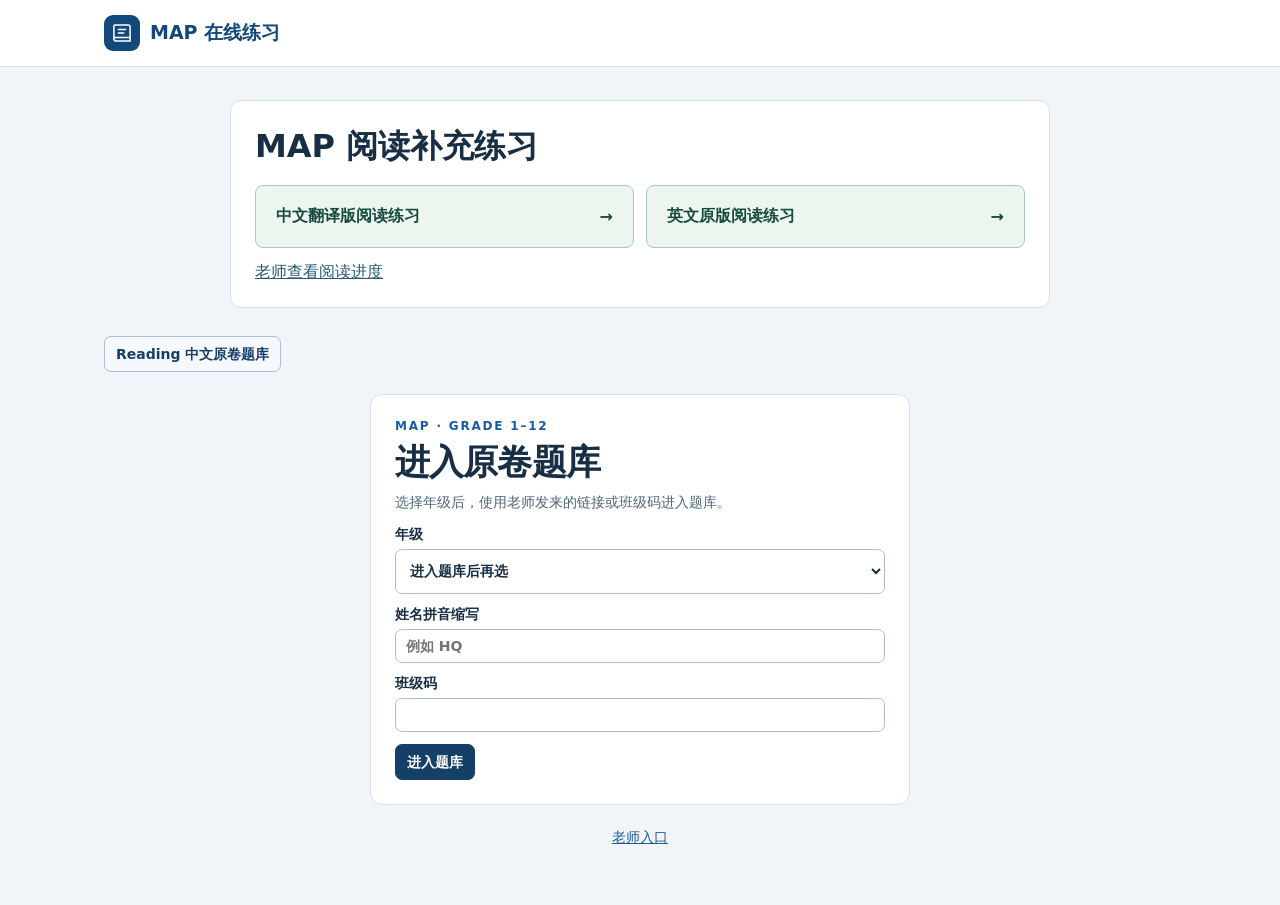
<file: docs/index.html>
<!doctype html>
<html lang="zh-CN">
<head>
  <meta charset="utf-8">
  <meta name="viewport" content="width=device-width, initial-scale=1">
  <meta name="color-scheme" content="light">
  <meta http-equiv="Content-Security-Policy" content="default-src &#x27;none&#x27;; script-src &#x27;self&#x27; &#x27;sha256-Ik5R+cWMtuORff4HaLagvH5ZV7moAMX9j934xKNEyp8=&#x27; https://cdn.jsdelivr.net; connect-src https://br-cute-tahr-8eff7472.supabase.aidap-global.cn-beijing.volces.com wss://br-cute-tahr-8eff7472.supabase.aidap-global.cn-beijing.volces.com; style-src &#x27;self&#x27; &#x27;unsafe-inline&#x27;; img-src &#x27;self&#x27; data:; base-uri &#x27;none&#x27;; form-action &#x27;none&#x27;">
  <meta name="referrer" content="no-referrer">
  <link rel="stylesheet" href="cloud.css?v=1faf1bd9fa18">
  <title>MAP 在线练习</title>
  <style>:root {
  color-scheme: light;
  --ink: #172e45;
  --muted: #52677c;
  --blue: #12487a;
  --primary: #175ca3;
  --paper: #fff;
  --background: #f1f5f9;
  --line: #d5e0ea;
  --soft: #eaf3fd;
  --correct: #1a684a;
  --correct-bg: #dff3e8;
  --wrong: #9c3840;
  --wrong-bg: #fbe8e9;
  font-family: "Segoe UI", "Microsoft YaHei", "PingFang SC", system-ui, sans-serif;
}

*, *::before, *::after { box-sizing: border-box; }
[hidden] { display: none !important; }
body { margin: 0; color: var(--ink); background: var(--background); font-size: 16px; }
button, select { font: inherit; }
button { cursor: pointer; }
button:disabled { cursor: default; }
button:focus-visible, select:focus-visible, summary:focus-visible, [tabindex="0"]:focus-visible {
  outline: 3px solid #4286c8;
  outline-offset: 3px;
}
h1, h2, p { margin-top: 0; }

.site-header {
  background: var(--paper);
  border-bottom: 1px solid var(--line);
}
.site-header-inner {
  display: flex;
  align-items: center;
  gap: 12px;
  max-width: 1120px;
  margin: auto;
  padding: 11px 24px;
}
.brand {
  display: inline-flex;
  align-items: center;
  gap: 10px;
  min-height: 44px;
  border: 0;
  background: transparent;
  color: var(--blue);
  padding: 0;
  font-size: 19px;
  font-weight: 720;
  white-space: nowrap;
}
.brand-icon { width: 36px; height: 36px; flex: 0 0 36px; }
.edition {
  border: 1px solid #cfe0f2;
  border-radius: 999px;
  padding: 4px 9px;
  color: var(--blue);
  background: var(--soft);
  white-space: nowrap;
  font-size: 12px;
  font-weight: 650;
}
[data-edition="teacher"] .edition {
  border-color: #efd9ac;
  color: #795519;
  background: #fff5df;
}
.site-nav { display: flex; align-items: center; gap: 5px; margin-left: auto; }
.site-nav button {
  min-height: 42px;
  border: 0;
  border-radius: 7px;
  color: var(--muted);
  background: transparent;
  padding: 6px 13px;
  white-space: nowrap;
  font-size: 14px;
  font-weight: 650;
}
.site-nav button:hover, .site-nav button[aria-current="page"] { background: var(--soft); color: var(--blue); }

main { max-width: 1120px; margin: auto; padding: 29px 24px 52px; }
.page-heading {
  display: flex;
  align-items: flex-end;
  justify-content: space-between;
  flex-wrap: wrap;
  gap: 12px 20px;
  margin: 10px 0 24px;
}
.kicker { color: var(--primary); font-size: 12px; font-weight: 750; letter-spacing: .15em; margin-bottom: 8px; }
h1 { font-size: clamp(25px, 3vw, 35px); letter-spacing: -.025em; line-height: 1.22; margin-bottom: 8px; }
.subtitle { color: var(--muted); margin: 0; line-height: 1.55; }
.bank-total {
  border: 1px solid #cbdeef;
  border-radius: 8px;
  padding: 7px 12px;
  margin: 0;
  background: #e9f2fb;
  color: var(--blue);
  font-size: 14px;
  font-weight: 620;
}
.panel {
  border: 1px solid var(--line);
  border-radius: 11px;
  background: var(--paper);
  box-shadow: 0 2px 8px #173d6410;
}
.setup-panel { padding: 24px; }
.setup-panel h2 { font-size: 18px; margin-bottom: 18px; }
.filters { display: grid; grid-template-columns: 1.08fr .75fr .9fr 1.65fr; gap: 14px; }
.filters label, .range-controls label { display: grid; gap: 8px; min-width: 0; font-size: 14px; font-weight: 650; }
.filters b { margin-right: 3px; color: #5a7590; font-size: 11px; letter-spacing: .055em; }
select {
  min-width: 0;
  width: 100%;
  min-height: 45px;
  border: 1px solid #becfde;
  border-radius: 7px;
  background: #fff;
  color: var(--ink);
  padding: 9px 10px;
  font-weight: 450;
}
select:disabled { color: #667c91; border-color: #dce5ed; background: #f5f8fa; opacity: 1; }
.range-controls {
  display: grid;
  grid-template-columns: repeat(2, minmax(140px, 248px));
  gap: 14px;
  border-top: 1px solid #e6edf4;
  margin-top: 20px;
  padding-top: 18px;
}
.setup-actions {
  display: flex;
  align-items: center;
  justify-content: space-between;
  gap: 15px;
  border-top: 1px solid #e6edf4;
  margin-top: 22px;
  padding-top: 19px;
}
.selection-caption { margin: 0; color: var(--muted); line-height: 1.55; font-size: 14px; }
.button {
  display: inline-flex;
  align-items: center;
  justify-content: center;
  gap: 7px;
  min-height: 44px;
  border: 1px solid transparent;
  border-radius: 7px;
  padding: 9px 16px;
  white-space: nowrap;
  font-size: 14px;
  font-weight: 680;
}
.primary { background: var(--primary); color: #fff; }
.primary:hover { background: var(--blue); }
.primary:disabled { background: #dde6ee; color: #566d83; }
.secondary { border-color: #c6d6e6; color: var(--blue); background: #fff; }
.secondary:hover { background: var(--soft); }
.secondary:disabled { border-color: #dde5ed; background: #f7f9fb; color: #6c8094; }
.local-note { color: var(--muted); font-size: 13px; margin: 15px 2px 0; }
.storage-notice {
  border: 1px solid #f2d690;
  border-radius: 8px;
  background: #fff7df;
  color: #785514;
  padding: 9px 12px;
  font-size: 14px;
}

.breadcrumbs { display: flex; align-items: center; gap: 9px; color: var(--muted); font-size: 13px; margin-bottom: 10px; }
.breadcrumbs button, .text-button {
  border: 0;
  border-radius: 6px;
  background: transparent;
  padding: 6px 8px;
  color: var(--primary);
  font-size: 13px;
  font-weight: 650;
}
.breadcrumbs button { padding-left: 0; }
.breadcrumbs button:hover, .text-button:hover { text-decoration: underline; }
.quiz-heading { display: flex; align-items: center; justify-content: space-between; gap: 12px; margin: 0 0 17px; }
.quiz-heading h1 { font-size: clamp(22px, 2.75vw, 30px); margin-bottom: 5px; }
.quiz-heading .subtitle { font-size: 14px; }
.progress-panel { padding: 17px 20px 18px; margin-bottom: 16px; }
.metrics { display: flex; flex-wrap: wrap; align-items: stretch; gap: 9px 24px; }
.metric { min-width: 80px; display: grid; gap: 3px; align-content: start; }
.metric-label { color: var(--muted); font-size: 12px; font-weight: 650; }
.metric-value { color: var(--blue); font-size: 23px; font-weight: 750; font-variant-numeric: tabular-nums; line-height: 1.15; }
.metric.positive .metric-value { color: var(--correct); }
.metric.negative .metric-value { color: var(--wrong); }
.number-toolbar { display: flex; align-items: center; flex-wrap: wrap; gap: 5px 12px; border-top: 1px solid #e7eef4; margin-top: 13px; padding-top: 7px; }
.number-toolbar h2 { font-size: 14px; margin: 0; }
.legend { display: flex; flex-wrap: wrap; gap: 6px 12px; margin-left: auto; color: var(--muted); font-size: 12px; }
.legend-item { display: inline-flex; align-items: center; gap: 5px; }
.swatch { width: 12px; height: 12px; border-radius: 3px; border: 1px solid #c4d4e2; background: #f0f4f8; }
.swatch.answered { background: #d7eaff; border-color: #a1c8ef; }
.swatch.correct { background: var(--correct-bg); border-color: #a6cfba; }
.swatch.incorrect { background: var(--wrong-bg); border-color: #e4b6bc; }
.swatch.unscored { background: #fff1d3; border-color: #e1c899; }
.number-grid { display: grid; grid-template-columns: repeat(16, minmax(0, 1fr)); gap: 7px; margin-top: 8px; }
.question-number {
  position: relative;
  min-height: 43px;
  border: 1px solid #d8e3ee;
  border-radius: 6px;
  background: #f2f6fa;
  color: #324b64;
  padding: 4px 2px;
  font-size: 15px;
  font-weight: 650;
  font-variant-numeric: tabular-nums;
}
.question-number.answered { background: #dbeeff; border-color: #b3d5f5; color: #174d83; }
.question-number.correct { background: var(--correct-bg); border-color: #b5d9c4; color: var(--correct); }
.question-number.incorrect { background: var(--wrong-bg); border-color: #ecc8ce; color: var(--wrong); }
.question-number.unscored { background: #fff1d3; border-color: #e1c899; color: #75531a; }
.question-number:hover { border-color: #6b9ac7; }
.question-number[aria-current="step"] { box-shadow: inset 0 0 0 2px var(--blue); }
.question-number.unanswered[aria-current="step"], .question-number.answered[aria-current="step"] { background: var(--blue); color: white; }
.number-indicator { font-size: 10px; position: absolute; top: 2px; right: 4px; }

.blue-bar {
  margin: 0;
  border-radius: 10px 10px 0 0;
  background: var(--blue);
  color: #fff;
  font-size: 15px;
  font-weight: 680;
  padding: 9px 17px;
}
.material-panel { margin-bottom: 13px; }
.material-body { padding: 15px 18px 18px; }
.material-block + .material-block { border-top: 1px solid var(--line); padding-top: 14px; margin-top: 14px; }
.instructions { margin: 0 0 13px; padding: 2px 3px; color: var(--muted); font-size: 14px; }
.rich { line-height: 1.62; overflow-wrap: anywhere; }
.rich p { margin: .65em 0; }
.rich > :first-child { margin-top: 0; }
.rich > :last-child { margin-bottom: 0; }
.rich u { text-underline-offset: .15em; text-decoration-thickness: 1.4px; }
.rich pre { font: inherit; white-space: pre-wrap; }
.rich .table-scroll { max-width: 100%; overflow-x: auto; margin: 12px 0; }
.rich table { border-collapse: collapse; width: 100%; font-size: 14px; }
.rich th, .rich td { border: 1px solid #aebfd0; padding: 7px 9px; min-width: 60px; vertical-align: top; text-align: left; }
.rich th { background: #eef4fb; }
.rich .asset { margin: 12px auto; text-align: center; }
.rich img { display: block; width: auto; height: auto; max-width: 100%; margin: 0 auto; }
.rich figcaption { margin-top: 6px; color: var(--muted); font-size: 13px; }
.rich details, .related-context {
  border: 1px solid #dce8f2;
  border-radius: 6px;
  background: #f5f8fb;
  padding: 8px 11px;
  margin: 9px 0;
}
summary { cursor: pointer; color: var(--blue); font-weight: 640; }
.rich .plain-text { white-space: pre-wrap; text-align: left; margin-top: 8px; }

.question-panel { padding: 16px 18px 17px; }
.question-title-row { display: flex; gap: 9px; align-items: center; margin-bottom: 7px; }
.question-title-row h2 { margin: 0; color: var(--blue); font-size: 17px; }
.original-number { color: var(--muted); font-size: 12px; }
.question-stem { font-size: 17px; }
.choice-set { margin: 12px 0 0; padding: 0; min-width: 0; border: 0; }
#choices { display: grid; gap: 6px; }
.choice {
  display: grid;
  grid-template-columns: 20px 23px minmax(0, 1fr);
  align-items: start;
  gap: 8px;
  min-height: 47px;
  border: 1px solid #d7e2ec;
  border-radius: 6px;
  background: white;
  padding: 10px 11px;
}
.choice.interactive { cursor: pointer; }
.choice.interactive:hover { background: #f5f9fe; border-color: #abc9e5; }
.choice.selected { background: #eef6ff; border-color: #8eb7df; }
.choice.selected.correct { background: var(--correct-bg); border-color: #a8d3ba; }
.choice.selected.incorrect { background: var(--wrong-bg); border-color: #e8b9be; }
.choice.teacher-key { border-color: #91c2ab; background: #f0f9f3; }
.choice input { width: 17px; height: 17px; margin: 4px 0 0; accent-color: var(--primary); }
.choice input:focus-visible { outline: 2px solid #4286c8; outline-offset: 3px; }
.choice .option-letter { color: var(--blue); font-weight: 700; line-height: 1.6; }
.choice .option-content { min-width: 0; }
.choice .option-content p:first-child { margin-top: 0; }
.choice .option-content p:last-child { margin-bottom: 0; }
.related-context { font-size: 14px; }
.related-context ol { margin: 6px 0; padding-left: 22px; }
.feedback {
  margin: 12px 0 0;
  border-radius: 6px;
  padding: 9px 12px;
  background: #f0f4f8;
  color: var(--muted);
  font-size: 14px;
  font-weight: 650;
}
.feedback.correct { background: var(--correct-bg); color: var(--correct); }
.feedback.incorrect { background: var(--wrong-bg); color: var(--wrong); }
.teacher-explanation {
  margin-top: 13px;
  padding: 12px 14px;
  border: 1px solid #c6dcef;
  border-radius: 8px;
  background: #f1f7fd;
  line-height: 1.65;
}
.teacher-explanation p { margin: 7px 0 0; white-space: pre-wrap; }
.answer-label { color: var(--correct); font-weight: 700; }
.teacher-note { color: #75531a; background: #fff7e7; padding: 7px 9px; border-radius: 5px; font-size: 13px; }
.question-actions { display: flex; align-items: center; justify-content: space-between; gap: 8px; margin-top: 16px; padding-top: 13px; border-top: 1px solid #e5edf4; }
.position-label { color: var(--muted); font-size: 13px; font-variant-numeric: tabular-nums; }

.history-panel { padding: 19px 20px; }
.history-scroll { overflow-x: auto; margin-top: 14px; }
.history-table { border-collapse: collapse; width: 100%; text-align: left; font-size: 14px; }
.history-table th, .history-table td { padding: 10px 8px; border-bottom: 1px solid #e2ebf3; vertical-align: middle; }
.history-table th { color: var(--muted); background: #f3f7fa; font-size: 13px; }
.history-table td:not(:first-child) { white-space: nowrap; }
.history-paper { color: var(--ink); font-weight: 640; }
.history-paper-meta { display: block; color: var(--muted); font-size: 12px; margin-top: 3px; }
.empty-history { color: var(--muted); margin: 16px 0 3px; }
dialog { width: min(430px, calc(100vw - 36px)); border: 1px solid var(--line); border-radius: 11px; padding: 22px; color: var(--ink); box-shadow: 0 12px 35px #16334e33; }
dialog::backdrop { background: #142a4280; }
dialog h2 { margin: 0 0 8px; font-size: 21px; }
dialog p { color: var(--muted); line-height: 1.6; }
.dialog-actions { display: flex; justify-content: flex-end; gap: 8px; margin-top: 18px; }
.visually-hidden { position: absolute; width: 1px; height: 1px; overflow: hidden; clip-path: inset(50%); white-space: nowrap; }

@media (max-width: 850px) {
  .filters { grid-template-columns: repeat(2, minmax(0, 1fr)); }
  .number-grid { grid-template-columns: repeat(12, minmax(0, 1fr)); }
}
@media (max-width: 620px) {
  .site-header-inner { padding: 8px 12px; gap: 7px; }
  .brand { gap: 7px; font-size: 15px; }
  .brand-icon { width: 29px; height: 29px; flex-basis: 29px; }
  .edition { padding: 3px 6px; font-size: 11px; }
  .site-nav button { padding: 5px 7px; font-size: 12px; }
  main { padding: 20px 12px 40px; }
  .page-heading { margin-top: 4px; }
  .setup-panel { padding: 16px; }
  .filters, .range-controls { gap: 12px; }
  .range-controls { grid-template-columns: repeat(2, minmax(0, 1fr)); }
  .paper-field { grid-column: 1 / -1; }
  .setup-actions { flex-wrap: wrap; }
  .setup-actions .primary { width: 100%; }
  .number-grid { grid-template-columns: repeat(8, minmax(0, 1fr)); gap: 6px; }
  .progress-panel, .history-panel { padding: 13px 12px; }
  .metrics { gap: 8px 16px; }
  .metric { min-width: 58px; }
  .metric-value { font-size: 20px; }
  .legend { gap: 4px 8px; }
  .material-body, .question-panel { padding: 12px; }
  .question-stem { font-size: 16px; }
  .button { padding-inline: 12px; }
  .choice { padding-inline: 9px; grid-template-columns: 19px 19px minmax(0, 1fr); gap: 5px; }
}
@media (max-width: 355px) {
  .brand-icon { display: none; }
  .number-grid { grid-template-columns: repeat(6, minmax(0, 1fr)); }
}
</style>
</head>
<body>
  <header class="site-header">
    <div class="site-header-inner">
      <button class="brand" id="home-mark" type="button" aria-label="回到选题">
        <svg class="brand-icon" viewBox="0 0 40 40" aria-hidden="true">
          <rect width="40" height="40" rx="10" fill="currentColor"/>
          <path d="M12 11h15a2 2 0 0 1 2 2v16H14a3 3 0 0 1-3-3V12a1 1 0 0 1 1-1Z" fill="none" stroke="white" stroke-width="1.7"/>
          <path d="M11 25h18M16 16h8M16 20h6" fill="none" stroke="white" stroke-width="1.7" stroke-linecap="round"/>
        </svg>
        <span>MAP 在线练习</span>
      </button>
      <span class="edition" id="edition"></span>
      <nav id="student-controls" class="site-nav" aria-label="主要导航" hidden>
        <button id="nav-setup" type="button" aria-current="page">选题</button>
        <button id="nav-history" type="button">练习记录</button><button id="change-student" type="button">更换学生</button>
      </nav>
    </div>
  </header>
  <main>

    <section class="reading-entry map-card" aria-labelledby="supplement-title">
      <h2 id="supplement-title">MAP 阅读补充练习</h2>
      <nav class="edition-links" aria-label="选择阅读版本">
        <a href="reading/supplement-zh.html">中文翻译版阅读练习 <span aria-hidden="true">→</span></a>
        <a href="reading/supplement-en.html">英文原版阅读练习 <span aria-hidden="true">→</span></a>
      </nav>
      <a class="reading-teacher" href="作答记录-老师登录版本.html#supplement-report">老师查看阅读进度</a>
    </section>
    <div class="map-toolbar"><button class="map-button" id="reading-mode" type="button">Reading 中文原卷题库</button></div>
    <section id="join-view" class="map-card map-gate" aria-labelledby="join-title">
      <p class="kicker">MAP · GRADE 1–12</p>
      <h1 id="join-title">进入原卷题库</h1>
      <p class="map-muted">选择年级后，使用老师发来的链接或班级码进入题库。</p>
      <form id="join-form" class="map-form">
        <label>年级 <select id="join-grade"><option value="">进入题库后再选</option></select></label>
        <label>姓名拼音缩写 <input id="student-name" maxlength="16" placeholder="例如 HQ" autocapitalize="characters" required></label>
        <label>班级码 <input id="class-code" maxlength="36" autocomplete="off" spellcheck="false" required></label>
        <button class="map-button map-primary" id="join-button" type="submit">进入题库</button>
      </form>
      <p id="join-status" class="map-status" role="status"></p>
    </section>
    <p id="sync-status" class="map-status" role="status"></p>
    <div id="practice-app" hidden>
    <p id="storage-notice" class="storage-notice" role="status" hidden>当前浏览器无法写入本机记录，关闭页面前仍可继续练习。</p>

    <section id="setup-view" aria-labelledby="setup-title">
      <div class="page-heading">
        <div>
          <p class="kicker">MAP PRACTICE</p>
          <h1 id="setup-title">选择练习</h1>
          <p class="subtitle">先选年级，再按科目和难度选择原卷。</p>
        </div>
        <p id="bank-total" class="bank-total"></p>
      </div>
      <form id="setup-form" class="panel setup-panel">
        <h2>练习范围</h2>
        <div class="filters">
          <label><span><b>01</b> 年级</span><select id="grade"></select></label>
          <label><span><b>02</b> 科目</span><select id="subject"></select></label>
          <label><span><b>03</b> 难度</span><select id="difficulty"></select></label>
          <label class="paper-field"><span><b>04</b> Quiz 或 Test</span><select id="paper"></select></label>
        </div>
        <div class="range-controls" id="range-controls" hidden>
          <label><span>每组题数</span><select id="set-size">
            <option value="10">每 10 题一组</option>
            <option value="20">每 20 题一组</option>
            <option value="all">整份原卷</option>
          </select></label>
          <label><span>选择题段</span><select id="range"></select></label>
        </div>
        <div class="setup-actions">
          <p id="selection-caption" class="selection-caption" aria-live="polite">请选择科目、年级、难度和原卷。</p>
          <button id="start-quiz" type="submit" class="button primary" disabled>开始练习 <span aria-hidden="true">→</span></button>
        </div>
      </form>
      <section id="reading-resources" class="map-card" aria-labelledby="reading-resources-title" hidden>
        <h2 id="reading-resources-title">Reading 学习资源</h2>
        <div class="map-toolbar">
          <a class="map-button" href="reading/skills.html" target="_blank" rel="noopener">能力知识图谱（Grade 6）</a>
          <a class="map-button" id="reading-supplement" target="_blank" rel="noopener" hidden>补充阅读练习</a>
          <a class="map-button" id="resource-zh" href="reading/supplement-zh.html" hidden>中文翻译版阅读练习</a>
          <a class="map-button" id="resource-en" href="reading/supplement-en.html" hidden>英文原版阅读练习</a>
        </div>
        <p class="map-status" id="reading-supplement-status" role="status"></p>
      </section>
      <p class="local-note">MAP 原卷的作答进度自动同步给老师。使用当前浏览器继续上次练习。</p>
    </section>

    <section id="quiz-view" aria-labelledby="quiz-title" hidden>
      <div class="breadcrumbs"><button id="back-to-setup" type="button">选题</button><span aria-hidden="true">›</span><span id="quiz-crumb"></span></div>
      <div class="quiz-heading">
        <div><h1 id="quiz-title"></h1><p id="quiz-meta" class="subtitle"></p></div>
        <button id="submit-quiz" type="button" class="button primary">交卷</button>
        <button id="retry-quiz" type="button" class="button secondary" hidden>再练一次</button>
      </div>
      <section class="panel progress-panel" aria-label="练习进度与题号">
        <div id="progress-stats" class="metrics" aria-live="polite"></div>
        <div class="number-toolbar">
          <h2>题号</h2>
          <div class="legend" id="status-legend"></div>
          <button type="button" id="toggle-numbers" class="text-button" aria-expanded="true" aria-controls="number-grid">收起题号</button>
        </div>
        <div class="number-grid" id="number-grid"></div>
      </section>
      <div class="instructions rich" id="instructions" hidden></div>
      <section class="panel material-panel" id="material-panel" aria-labelledby="material-title" hidden>
        <h2 class="blue-bar" id="material-title">阅读材料</h2>
        <div id="material-body" class="rich material-body"></div>
      </section>
      <section class="panel question-panel" id="question-panel" aria-labelledby="question-title">
        <div class="question-title-row">
          <h2 id="question-title" tabindex="-1"></h2>
          <span id="original-number" class="original-number"></span>
        </div>
        <div id="question-stem" class="rich question-stem"></div>
        <div id="related-questions"></div>
        <fieldset class="choice-set">
          <legend class="visually-hidden">选择一个答案</legend>
          <div id="choices"></div>
        </fieldset>
        <p class="feedback" id="feedback" hidden></p>
        <div id="teacher-content"></div>
        <div class="question-actions">
          <button type="button" id="previous-question" class="button secondary"><span aria-hidden="true">←</span> 上一题</button>
          <span id="position-label" class="position-label"></span>
          <button type="button" id="next-question" class="button primary">下一题 <span aria-hidden="true">→</span></button>
        </div>
      </section>
    </section>

    <section id="history-view" aria-labelledby="history-title" hidden>
      <div class="page-heading">
        <div><p class="kicker">PRACTICE HISTORY</p><h1 id="history-title">练习记录</h1><p class="subtitle">继续上次作答，或回顾已经交卷的练习。</p></div>
        <button type="button" id="history-to-setup" class="button secondary">返回选题</button>
      </div>
      <section class="panel history-panel">
        <div id="history-stats" class="metrics"></div>
        <p id="empty-history" class="empty-history" hidden>完成或开始一次练习后，记录会出现在这里。</p>
        <div class="history-scroll" id="history-table-wrapper" hidden>
          <table class="history-table">
            <thead><tr><th scope="col">原卷</th><th scope="col">题段</th><th scope="col">结果</th><th scope="col">时间</th><th scope="col">操作</th></tr></thead>
            <tbody id="history-rows"></tbody>
          </table>
        </div>
      </section>
      <p class="local-note">这里显示当前学生在这个浏览器中的练习记录。</p>
    </section>
    </div>
    <footer class="map-footer"><a href="作答记录-老师登录版本.html">老师入口</a></footer>
  </main>

  <dialog id="finish-dialog" aria-labelledby="finish-title">
    <form method="dialog">
      <h2 id="finish-title">现在交卷？</h2>
      <p id="finish-message"></p>
      <div class="dialog-actions">
        <button type="submit" class="button secondary" value="cancel" autofocus>继续作答</button>
        <button type="submit" class="button primary" value="submit">确认交卷</button>
      </div>
    </form>
  </dialog>
  <noscript><p class="storage-notice">请在允许 JavaScript 的浏览器中打开此文件。</p></noscript>
  <script src="cloud.js?v=b0b70610317b"></script>
  <script src="student-cloud.js?v=e4aa31213256"></script>
  <script>"use strict";
const MAP_CONFIG = {"url": "https://br-cute-tahr-8eff7472.supabase.aidap-global.cn-beijing.volces.com", "key": "eyJhbGciOiJIUzI1NiIsInR5cCI6IkpXVCJ9.eyJpc3MiOiJzdXBhYmFzZS1wbGF0Zm9ybSIsInJvbGUiOiJhbm9uIiwiZXhwIjozNjg2OTI1NzYzfQ.y45vSsbxFjV9k-psYujSR2YMtDOeZW_IDZS6eBlbRFc"};
function startMapPractice(bank, cloud, student, initialPaperId, initialGrade, chinese) {
"use strict";

const papers = new Map(bank.papers.map(paper => [paper.id, paper]));
const get = id => document.getElementById(id);
const prefix = `map-g6-v1:${cloud.classCode}:${student}:${chinese ? 'reading-zh:' : ''}`;
const memory = new Map();
const dateFormat = new Intl.DateTimeFormat("zh-CN", { dateStyle: "short", timeStyle: "short" });
const statusText = { answered: "已答", unanswered: "未答", correct: "正确", incorrect: "错误", unscored: "不计分" };
const statusIcon = { correct: "✓", incorrect: "×", unscored: "–" };
let storageAvailable = true;
let active = null;
let opening = 0;
let finishing = false;
let availableSets = [];

function node(tag, className = "", text = "") {
  const element = document.createElement(tag);
  if (className) element.className = className;
  if (text) element.textContent = text;
  return element;
}

function showStorageNotice() {
  storageAvailable = false;
  get("storage-notice").hidden = false;
}

try {
  for (let index = 0; index < localStorage.length; index += 1) {
    const key = localStorage.key(index);
    if (key && key.startsWith(prefix)) memory.set(key, localStorage.getItem(key));
  }
  const probe = prefix + "probe";
  localStorage.setItem(probe, "1");
  localStorage.removeItem(probe);
} catch {
  showStorageNotice();
}

window.addEventListener("storage", event => {
  if (!event.key || !event.key.startsWith(prefix)) return;
  if (event.newValue === null) memory.delete(event.key);
  else memory.set(event.key, event.newValue);
});

function load(key) {
  try {
    return JSON.parse(memory.get(prefix + key) ?? "null");
  } catch {
    return null;
  }
}

function save(key, value) {
  const encoded = JSON.stringify(value);
  memory.set(prefix + key, encoded);
  if (!storageAvailable) return;
  try {
    localStorage.setItem(prefix + key, encoded);
  } catch {
    showStorageNotice();
  }
}

function saveAttempt(record) {
  record.revision += 1;
  save("attempt:" + record.id, record);
  cloud.save(record);
}

function attemptQuestions(record) {
  const paper = papers.get(record.paperId);
  if (!paper || !Array.isArray(record.questionIds) || !record.questionIds.length) return [];
  const byId = new Map(paper.questions.map(question => [question.id, question]));
  const questions = record.questionIds.map(id => byId.get(id));
  return questions.every(Boolean) ? questions : [];
}

function records() {
  const attempts = [];
  for (const key of memory.keys()) {
    if (!key.startsWith(prefix + "attempt:")) continue;
    const record = load(key.slice(prefix.length));
    if (!record?.id || !record.answers || !attemptQuestions(record).length) continue;
    if (record.submittedAt && (!Array.isArray(record.marks) || record.marks.length !== record.questionIds.length)) continue;
    attempts.push(record);
  }
  return attempts.sort((a, b) => b.updatedAt - a.updatedAt);
}

function paperTitle(paper) {
  if (chinese) return `${paper.display.domain} · ${paper.display.kind} ${paper.number}`;
  const domain = paper.domain === "Comprehensive" ? "综合" : paper.domain;
  return `${domain} · ${paper.kind} ${paper.number}`;
}

function rangeLabel(questions) {
  const first = questions[0].number;
  const last = questions[questions.length - 1].number;
  return first === last ? `原卷第 ${first} 题` : `原卷第 ${first}–${last} 题`;
}

function setsFor(paper, size) {
  const questions = paper.questions;
  const chunk = size === "all" || questions.length <= 10 ? questions.length : Number(size);
  const sets = [];
  for (let start = 0; start < questions.length; start += chunk) {
    const items = questions.slice(start, start + chunk);
    sets.push({ key: `${paper.id}:${items[0].number}-${items.at(-1).number}`, questions: items });
  }
  return sets;
}

function fillSelect(select, options, current, placeholder) {
  const children = placeholder ? [new Option(placeholder, "")] : [];
  for (const [value, label] of options) children.push(new Option(label, value));
  select.replaceChildren(...children);
  if (options.some(([value]) => value === current)) select.value = current;
  select.disabled = options.length === 0;
  return select.value;
}

const selection = { subject: "", grade: "", difficulty: "", paper: "", size: "10", range: "0", ...load("selection") };
const filters = ["grade", "subject", "difficulty", "paper"];

function renderSetup() {
  selection.grade = fillSelect(get("grade"), chinese
    ? [...new Set(bank.papers.map(paper => String(paper.grade)))].sort((a, b) => a - b).map(value => [value, value + " 年级"])
    : mapGradeOptions(bank.papers), selection.grade, "选择年级");
  const inGrade = bank.papers.filter(paper => String(paper.grade) === selection.grade);
  const subjects = new Set(inGrade.map(paper => paper.subject));
  if (!chinese && MAP_READING_SUPPLEMENTS.has(selection.grade)) subjects.add("Reading");
  selection.subject = fillSelect(get("subject"), [...subjects].map(subject => [subject, chinese ? inGrade[0].display.subject : subject]), chinese ? "Reading" : selection.subject, "选择科目");
  if (!chinese) renderMapReadingResources(selection.grade, selection.subject);
  const inSubject = inGrade.filter(paper => paper.subject === selection.subject);
  const levels = ["Basic", "Proficient", "Advanced"].filter(level => inSubject.some(paper => paper.difficulty === level));
  selection.difficulty = fillSelect(get("difficulty"), levels.map(level => [level, chinese ? inSubject.find(paper => paper.difficulty === level).display.difficulty : level]), selection.difficulty, "选择难度");
  const inLevel = inSubject.filter(paper => paper.difficulty === selection.difficulty);
  selection.paper = fillSelect(get("paper"), inLevel.map(paper => [
    paper.id, `${paperTitle(paper)}（${paper.questions.length} 题）`,
  ]), selection.paper, "选择原卷");

  const paper = papers.get(selection.paper);
  const button = get("start-quiz");
  get("range-controls").hidden = !paper || paper.questions.length <= 10;
  button.disabled = !paper;
  if (!paper) {
    availableSets = [];
    get("selection-caption").textContent = selection.grade && !inGrade.length
      ? `Grade ${selection.grade} 暂无 MAP 原卷。`
      : "请选择年级、科目、难度和原卷。";
    button.textContent = "开始练习 →";
    return;
  }
  if (!["10", "20", "all"].includes(selection.size)) selection.size = "10";
  get("set-size").value = selection.size;
  availableSets = setsFor(paper, selection.size);
  selection.range = fillSelect(get("range"), availableSets.map((set, index) => [
    String(index), `${rangeLabel(set.questions)} · ${set.questions.length} 题`,
  ]), selection.range, "");
  const set = availableSets[Number(selection.range)];
  const saved = records().find(record => record.setKey === set.key && !record.submittedAt);
  get("selection-caption").textContent = saved
    ? `${set.questions.length} 题 · 已保存 ${Object.keys(saved.answers).length} 题的作答进度`
    : `${rangeLabel(set.questions)} · 共 ${set.questions.length} 题`;
  button.textContent = saved ? "继续练习 →" : "开始练习 →";
}

function showView(name) {
  if (name !== "quiz") { opening += 1; cloud.show(null); }
  for (const view of ["setup", "quiz", "history"]) get(view + "-view").hidden = view !== name;
  for (const view of ["setup", "history"]) {
    if (view === name) get("nav-" + view).setAttribute("aria-current", "page");
    else get("nav-" + view).removeAttribute("aria-current");
  }
  window.scrollTo(0, 0);
}

function showSetup() {
  renderSetup();
  showView("setup");
}

function newAttempt(paper, set) {
  const now = Date.now();
  return {
    id: crypto.randomUUID(),
    token: crypto.randomUUID(),
    revision: 0,
    paperId: paper.id,
    setKey: set.key,
    questionIds: set.questions.map(question => question.id),
    answers: {},
    index: 0,
    startedAt: now,
    updatedAt: now,
    submittedAt: null,
  };
}

async function openAttempt(record) {
  const request = ++opening;
  const status = get("sync-status");
  status.textContent = "正在加载原卷…";
  let paper;
  try {
    const result = await cloud.paper(record.paperId);
    if (request !== opening) return;
    paper = result.paper;
    Object.assign(bank.images, result.images);
    papers.set(paper.id, paper);
  } catch (error) {
    if (request === opening) status.textContent = mapMessage(error);
    return;
  }
  const questions = attemptQuestions(record);
  if (!questions.length) return;
  const index = record.submittedAt ? 0 : Math.max(0, Math.min(record.index || 0, questions.length - 1));
  active = { record, paper, questions, index };
  get("quiz-crumb").textContent = (chinese ? `${paper.display.subject} · ${paper.grade} 年级` : `${paper.subject} · Grade ${paper.grade}`);
  get("quiz-title").textContent = paperTitle(paper);
  setNumberGrid(true);
  get("instructions").hidden = !paper.instructions;
  setRich(get("instructions"), paper.instructions);
  showView("quiz");
  cloud.show(record);
  if (!record.submittedAt && !record.submitRequested) cloud.save(record);
  renderQuiz();
}

function currentQuestion() {
  return active.questions[active.index];
}


function tally(record) {
  const unscored = record.marks.filter(mark => mark === "unscored").length;
  const total = record.questionIds.length - unscored;
  const correct = record.marks.filter(mark => mark === "correct").length;
  const incorrect = record.marks.filter(mark => mark === "incorrect").length;
  return { total, correct, incorrect, unanswered: total - correct - incorrect, unscored };
}

function percent(correct, total) {
  return total ? `${Math.round(1000 * correct / total) / 10}%` : "—";
}

function metrics(element, values) {
  element.replaceChildren(...values.map(([label, value, modifier]) => {
    const item = node("div", "metric" + (modifier ? " " + modifier : ""));
    item.append(node("span", "metric-label", label), node("span", "metric-value", String(value)));
    return item;
  }));
}

function renderProgress() {
  const { record, questions, index } = active;
  const reviewed = Boolean(record.submittedAt);
  const answered = questions.filter(q => record.answers[q.id]).length;
  if (reviewed) {
    const score = tally(record);
    metrics(get("progress-stats"), [
      ["答对", `${score.correct} / ${score.total}`, "positive"],
      ["正确率", percent(score.correct, score.total), "positive"],
      ["答错", score.incorrect, "negative"],
      ["未答", score.unanswered],
      ...(score.unscored ? [["不计分", score.unscored]] : []),
    ]);
  } else {
    metrics(get("progress-stats"), [["已作答", `${answered} / ${questions.length}`], ["待作答", questions.length - answered]]);
  }
  const states = reviewed ? ["correct", "incorrect", "unanswered"] : ["answered", "unanswered"];
  if (reviewed && record.marks.includes("unscored")) states.push("unscored");
  get("status-legend").replaceChildren(...states.map(status => {
    const item = node("span", "legend-item");
    const swatch = node("span", "swatch " + status);
    swatch.setAttribute("aria-hidden", "true");
    item.append(swatch, node("span", "", statusText[status]));
    return item;
  }));
  get("number-grid").replaceChildren(...questions.map((question, position) => {
    const status = reviewed ? record.marks[position] : record.answers[question.id] ? "answered" : "unanswered";
    const button = node("button", "question-number " + status, String(position + 1));
    button.type = "button";
    button.setAttribute("aria-label", `第 ${position + 1} 题，${statusText[status]}`);
    if (position === index) button.setAttribute("aria-current", "step");
    if (statusIcon[status]) {
      const indicator = node("span", "number-indicator", statusIcon[status]);
      indicator.setAttribute("aria-hidden", "true");
      button.append(indicator);
    }
    button.addEventListener("click", () => goTo(position));
    return button;
  }));
}

function setRich(element, markup) {
  // All fragments pass through the OCR exporter's allowlist at build time.
  element.innerHTML = markup;
  if (chinese) {
    for (const details of element.querySelectorAll("details.image-text")) details.open = true;
  }
  for (const image of element.querySelectorAll("img[data-image]")) {
    image.src = bank.images[image.dataset.image];
  }
  return element;
}

function renderMaterials(question) {
  const holder = get("material-body");
  holder.replaceChildren(...question.materials.map(id => setRich(node("div", "material-block"), active.paper.materials[id])));
  get("material-panel").hidden = !question.materials.length;
}

function renderReferences(question) {
  const holder = get("related-questions");
  holder.replaceChildren();
  for (const number of question.references) {
    const index = active.questions.findIndex(item => item.number === number);
    if (index >= 0) {
      const button = node("button", "text-button", `查看原卷第 ${number} 题`);
      button.type = "button";
      button.addEventListener("click", () => goTo(index));
      holder.append(button);
      continue;
    }
    const reference = active.paper.questions.find(item => item.number === number);
    const detail = node("details", "related-context rich");
    detail.append(node("summary", "", `查看关联的原卷第 ${number} 题`), setRich(node("div"), reference.stem));
    for (const materialId of reference.materials) {
      if (!question.materials.includes(materialId)) detail.append(setRich(node("div", "material-block"), active.paper.materials[materialId]));
    }
    const options = node("ol");
    options.type = "A";
    for (const [, markup] of reference.options) options.append(setRich(node("li"), markup));
    detail.append(options);
    holder.append(detail);
  }
}

function renderChoices(question) {
  const { record, index } = active;
  const reviewed = Boolean(record.submittedAt);
  const chosen = record.answers[question.id];
  const holder = get("choices");
  holder.replaceChildren(...question.options.map(([label, markup], optionIndex) => {
    const row = node("div", "choice" + (reviewed ? "" : " interactive"));
    const input = node("input");
    input.type = "radio";
    input.name = "answer";
    input.value = label;
    input.checked = chosen === label;
    input.disabled = reviewed || Boolean(record.submitRequested);
    const letter = node("span", "option-letter", label + ".");
    const body = setRich(node("div", "option-content rich"), markup);
    letter.id = `option-label-${optionIndex}`;
    body.id = `option-text-${optionIndex}`;
    input.setAttribute("aria-labelledby", `${letter.id} ${body.id}`);
    row.classList.toggle("selected", input.checked);
    if (reviewed && input.checked) row.classList.add(record.marks[index]);
    if (!input.disabled) {
      input.addEventListener("change", () => {
        record.answers[question.id] = label;
        record.updatedAt = Date.now();
        saveAttempt(record);
        for (const choice of holder.children) choice.classList.toggle("selected", choice.querySelector("input").checked);
        renderProgress();
      });
      row.addEventListener("click", event => {
        if (event.target.closest("input,button,summary,details,a")) return;
        input.focus();
        input.click();
      });
    }
    row.append(input, letter, body);
    return row;
  }));
}


function renderQuiz() {
  const { record, paper, questions, index } = active;
  const reviewed = Boolean(record.submittedAt);
  const question = currentQuestion();
  get("quiz-meta").textContent = `${chinese ? paper.display.difficulty : paper.difficulty} · ${rangeLabel(questions)} · ${reviewed ? "结果回顾" : "练习中"}`;
  get("submit-quiz").hidden = reviewed;
  get("submit-quiz").disabled = finishing;
  get("submit-quiz").textContent = record.submitRequested ? "重试交卷" : "交卷";
  get("retry-quiz").hidden = !reviewed;
  get("question-title").textContent = `第 ${index + 1} 题`;
  get("original-number").textContent = question.number === index + 1 ? "" : `原卷第 ${question.number} 题`;
  get("position-label").textContent = `${index + 1} / ${questions.length}`;
  get("previous-question").disabled = index === 0;
  get("next-question").textContent = index < questions.length - 1 ? "下一题 →" : reviewed ? "返回选题" : "交卷";
  const feedback = get("feedback");
  feedback.hidden = !reviewed;
  if (reviewed) {
    const status = record.marks[index];
    feedback.className = "feedback " + status;
    if (status === "unanswered") feedback.textContent = "本题未作答";
    else if (status === "unscored") feedback.textContent = "本题不计分";
    else feedback.textContent = `我的答案 ${record.answers[question.id]} · ${statusText[status]}`;
  }
  renderProgress();
  renderMaterials(question);
  setRich(get("question-stem"), question.stem);
  renderReferences(question);
  renderChoices(question);
}

function goTo(index) {
  if (index < 0 || index >= active.questions.length) return;
  active.index = index;
  if (!active.record.submittedAt && !active.record.submitRequested) {
    active.record.index = index;
    active.record.updatedAt = Date.now();
    saveAttempt(active.record);
  }
  renderQuiz();
  get("question-title").focus({ preventScroll: true });
  window.scrollTo(0, 0);
}

function setNumberGrid(expanded) {
  get("number-grid").hidden = !expanded;
  get("toggle-numbers").setAttribute("aria-expanded", String(expanded));
  get("toggle-numbers").textContent = expanded ? "收起题号" : "展开题号";
}

async function finishAttempt() {
  const { record } = active;
  if (record.submittedAt || finishing) return;
  if (!record.submitRequested) {
    record.submitRequested = true;
    record.revision += 1;
    save("attempt:" + record.id, record);
  }
  finishing = true;
  renderQuiz();
  try {
    const result = await cloud.submit(record);
    record.marks = result.marks;
    record.submittedAt = Date.parse(result.submitted_at);
    record.updatedAt = record.submittedAt;
    delete record.submitRequested;
    save("attempt:" + record.id, record);
    if (active.record.id === record.id) {
      active.record = record;
      active.index = 0;
      setNumberGrid(true);
    }
  } catch {
    // Keep the same attempt ID and revision so an unacknowledged submit can be retried.
  } finally {
    finishing = false;
    if (!get("quiz-view").hidden) renderQuiz();
    else if (!get("history-view").hidden) showHistory();
  }
}

function requestFinish() {
  if (finishing) return;
  if (active.record.submitRequested) { finishAttempt(); return; }
  const answered = active.questions.filter(question => active.record.answers[question.id]).length;
  const unanswered = active.questions.length - answered;
  if (!unanswered) {
    finishAttempt();
    return;
  }
  const dialog = get("finish-dialog");
  get("finish-message").textContent = `已作答 ${answered} 题，还有 ${unanswered} 题未答。确认交卷后，空题会显示为未答。`;
  dialog.returnValue = "cancel";
  dialog.showModal();
}

function showHistory() {
  const history = records();
  const completed = history.filter(record => record.submittedAt);
  const correct = completed.reduce((sum, record) => sum + tally(record).correct, 0);
  const total = completed.reduce((sum, record) => sum + tally(record).total, 0);
  metrics(get("history-stats"), [
    ["已完成", `${completed.length} 次`],
    ["累计答对", `${correct} / ${total}`, "positive"],
    ["累计正确率", percent(correct, total), "positive"],
  ]);
  get("empty-history").hidden = history.length > 0;
  get("history-table-wrapper").hidden = !history.length;
  get("history-rows").replaceChildren(...history.map(record => {
    const paper = papers.get(record.paperId);
    const questions = attemptQuestions(record);
    const name = node("td");
    name.append(node("span", "history-paper", paperTitle(paper)), node("span", "history-paper-meta", (chinese ? `${paper.display.subject} · ${paper.grade} 年级 · ${paper.display.difficulty}` : `${paper.subject} · Grade ${paper.grade} · ${paper.difficulty}`)));
    const score = record.submittedAt ? tally(record) : null;
    const result = score ? `${score.correct} / ${score.total} · ${percent(score.correct, score.total)}` : `进行中 · ${Object.keys(record.answers).length} / ${questions.length}`;
    const action = node("td");
    const button = node("button", "button secondary", score ? "查看结果" : "继续练习");
    button.type = "button";
    button.addEventListener("click", () => openAttempt(record));
    action.append(button);
    const row = node("tr");
    row.append(name, node("td", "", rangeLabel(questions)), node("td", "", result), node("td", "", dateFormat.format(record.updatedAt)), action);
    return row;
  }));
  showView("history");
}

for (const id of ["home-mark", "nav-setup", "back-to-setup", "history-to-setup"]) get(id).addEventListener("click", showSetup);
get("nav-history").addEventListener("click", showHistory);
filters.forEach((field, index) => get(field).addEventListener("change", event => {
  selection[field] = event.target.value;
  for (const next of filters.slice(index + 1)) selection[next] = "";
  selection.range = "0";
  renderSetup();
  save("selection", selection);
}));
get("set-size").addEventListener("change", event => {
  selection.size = event.target.value;
  selection.range = "0";
  renderSetup();
  save("selection", selection);
});
get("range").addEventListener("change", event => {
  selection.range = event.target.value;
  renderSetup();
  save("selection", selection);
});
get("setup-form").addEventListener("submit", event => {
  event.preventDefault();
  const paper = papers.get(selection.paper);
  const set = availableSets[Number(selection.range)];
  if (!paper || !set) return;
  const saved = records().find(record => record.setKey === set.key && !record.submittedAt);
  const record = saved || newAttempt(paper, set);
  if (!saved) saveAttempt(record);
  save("selection", selection);
  openAttempt(record);
});
get("toggle-numbers").addEventListener("click", () => setNumberGrid(get("number-grid").hidden));
get("submit-quiz").addEventListener("click", requestFinish);
get("finish-dialog").addEventListener("close", event => {
  if (event.target.returnValue === "submit") finishAttempt();
});
get("previous-question").addEventListener("click", () => goTo(active.index - 1));
get("next-question").addEventListener("click", () => {
  if (active.index < active.questions.length - 1) goTo(active.index + 1);
  else if (active.record.submittedAt) showSetup();
  else requestFinish();
});
get("retry-quiz").addEventListener("click", () => {
  const record = newAttempt(active.paper, { key: active.record.setKey, questions: active.questions });
  saveAttempt(record);
  openAttempt(record);
});

const linkedPaper = papers.get(initialPaperId);
if (linkedPaper) {
  Object.assign(selection, {
    subject: linkedPaper.subject,
    grade: String(linkedPaper.grade),
    difficulty: linkedPaper.difficulty,
    paper: linkedPaper.id,
    range: "0",
  });
} else if (chinese && !bank.papers.some(paper => String(paper.grade) === selection.grade)) {
  Object.assign(selection, { grade: String(bank.papers[0].grade), subject: "Reading" });
} else if (!chinese && initialGrade && initialGrade !== selection.grade) {
  Object.assign(selection, { grade: initialGrade, subject: "", difficulty: "", paper: "", range: "0" });
  save("selection", selection);
}
get("bank-total").textContent = `${bank.papers.length} 份原卷 · ${bank.papers.reduce((sum, paper) => sum + paper.questions.length, 0)} 道题`;
showSetup();
}
mountMapStudent();</script>
</body>
</html>
</file>
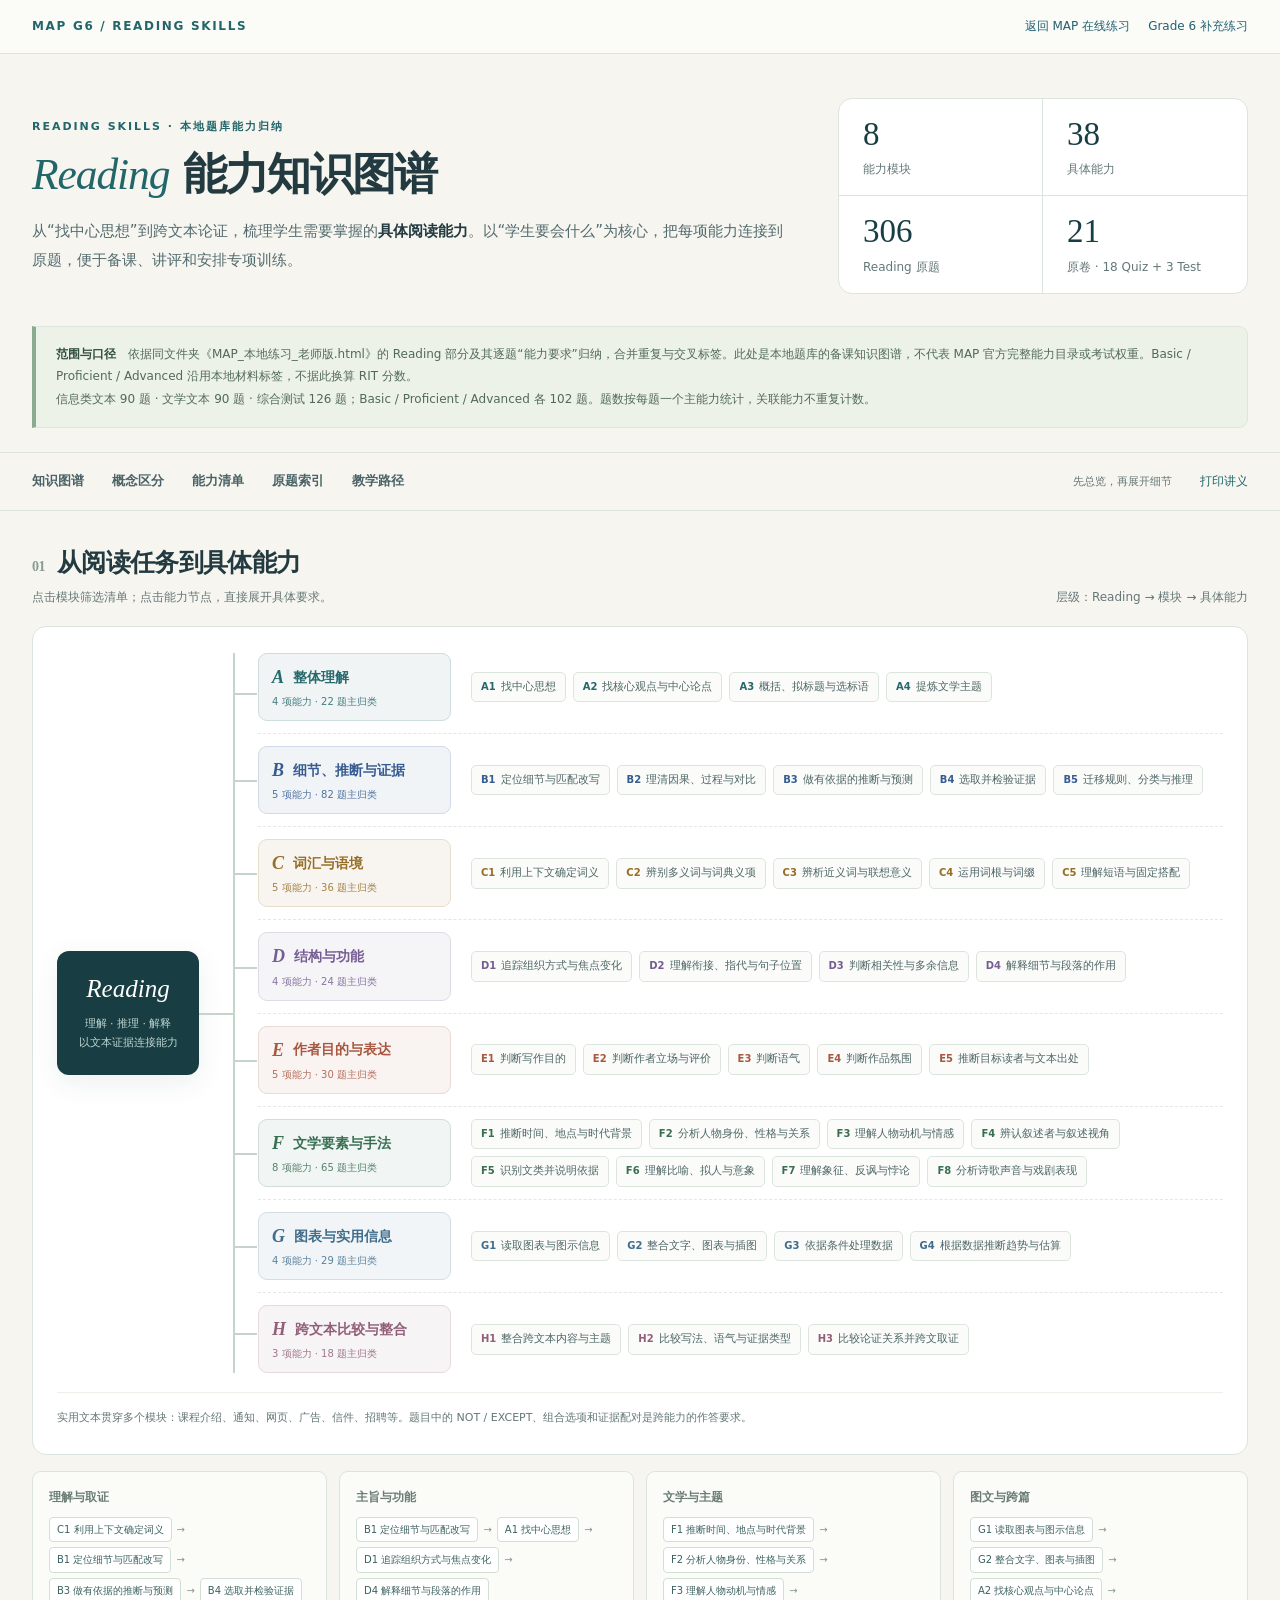
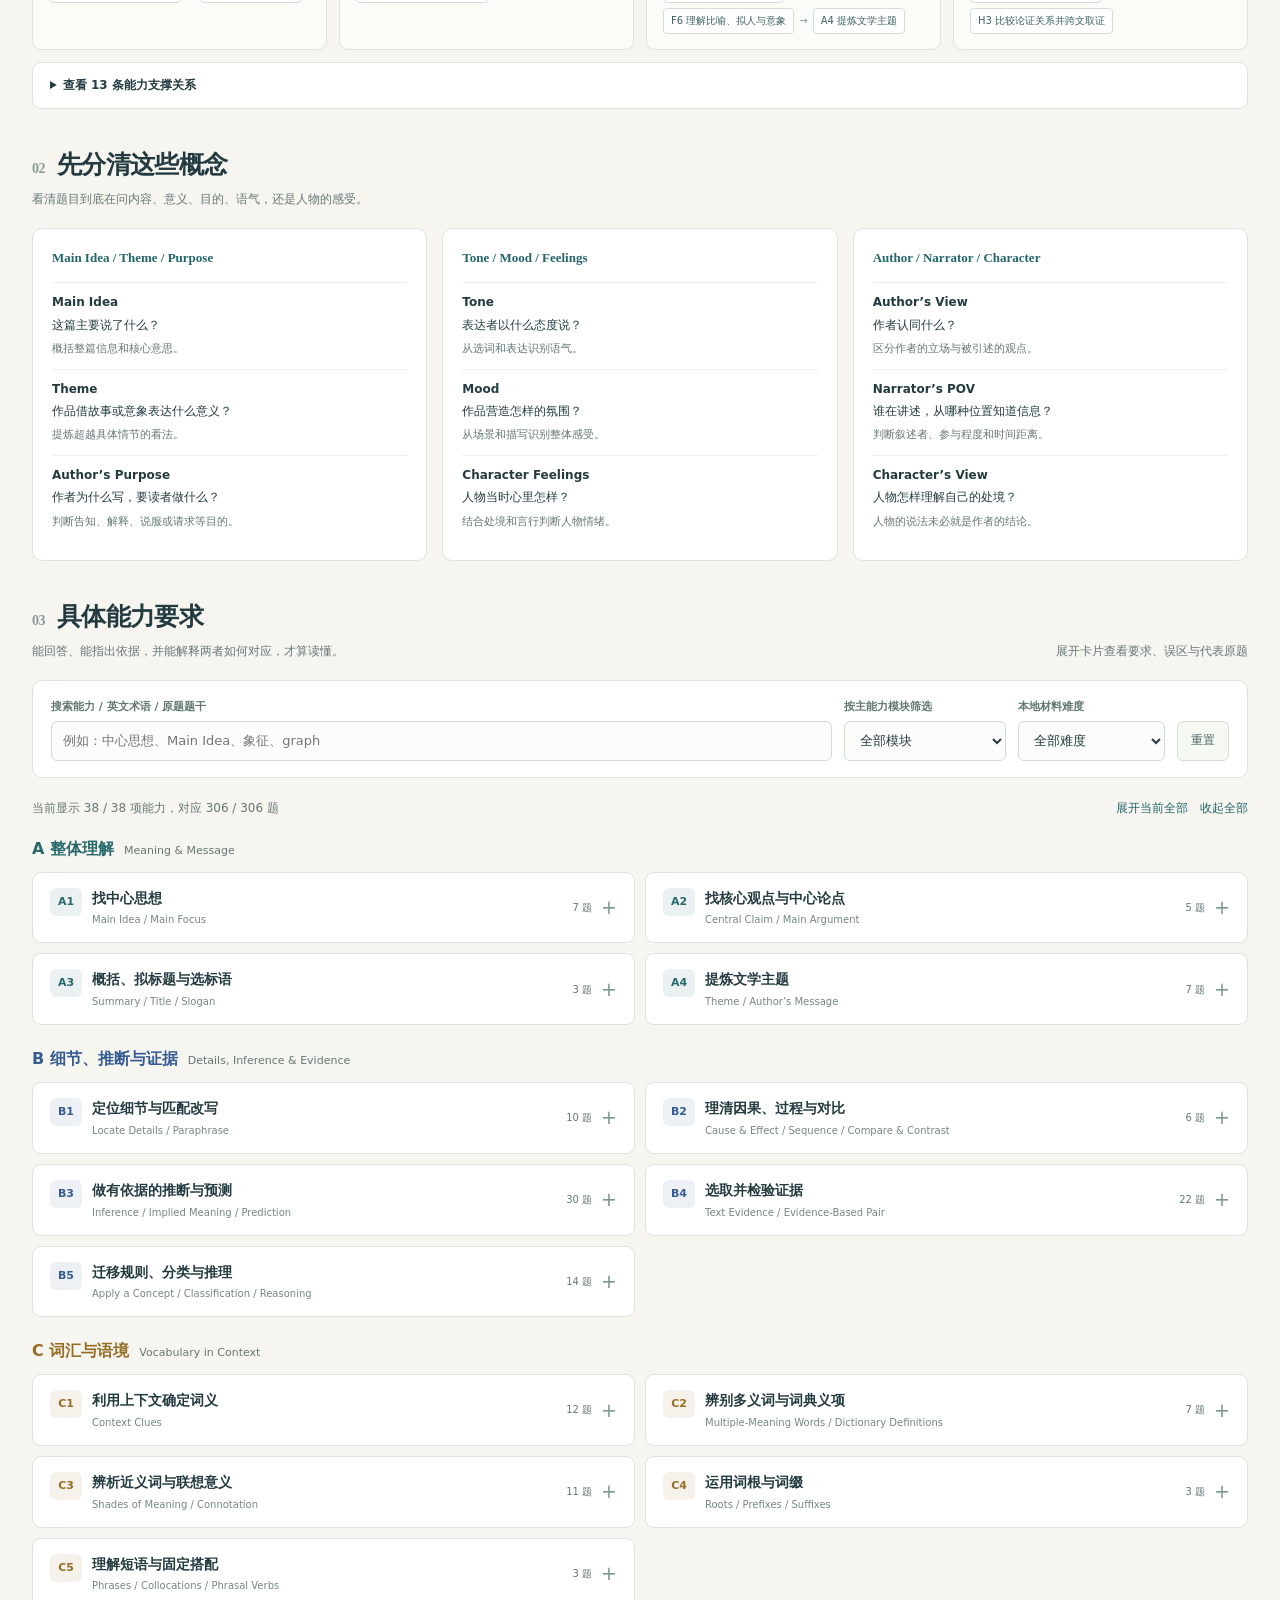
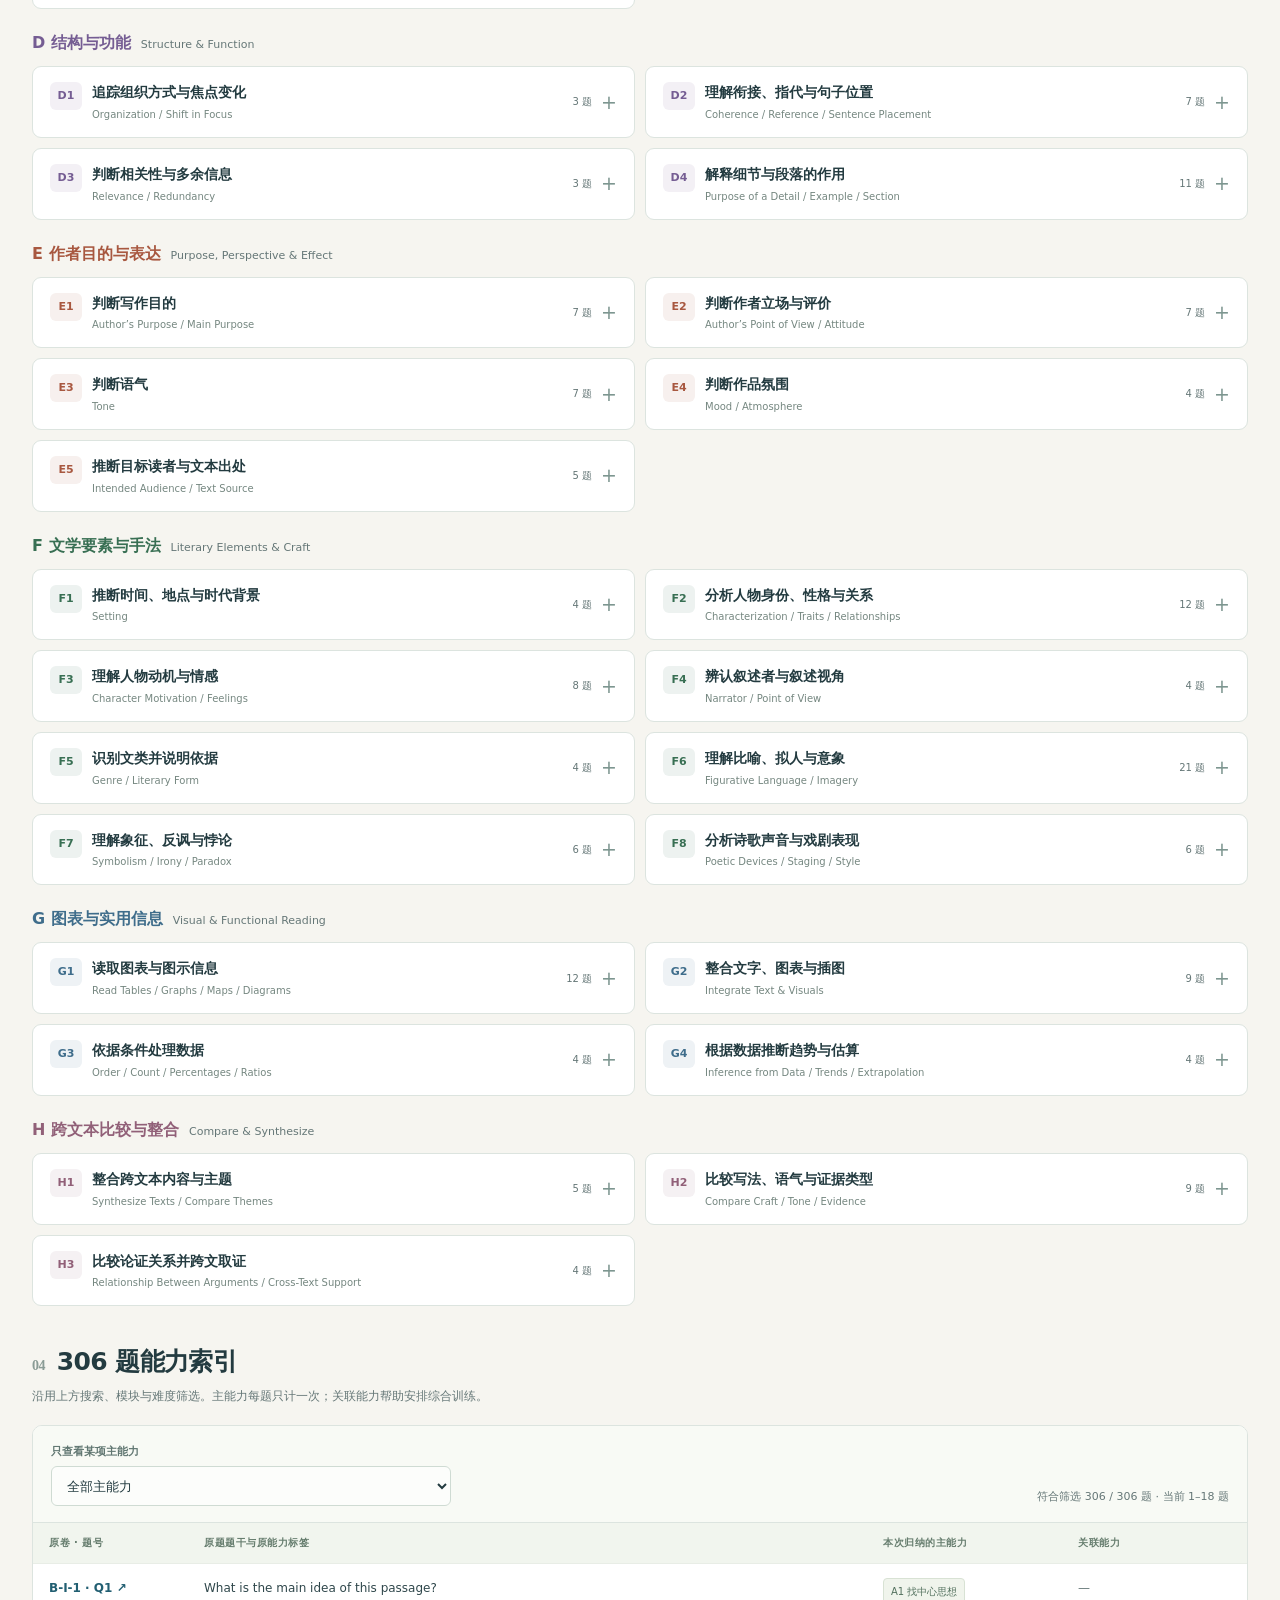
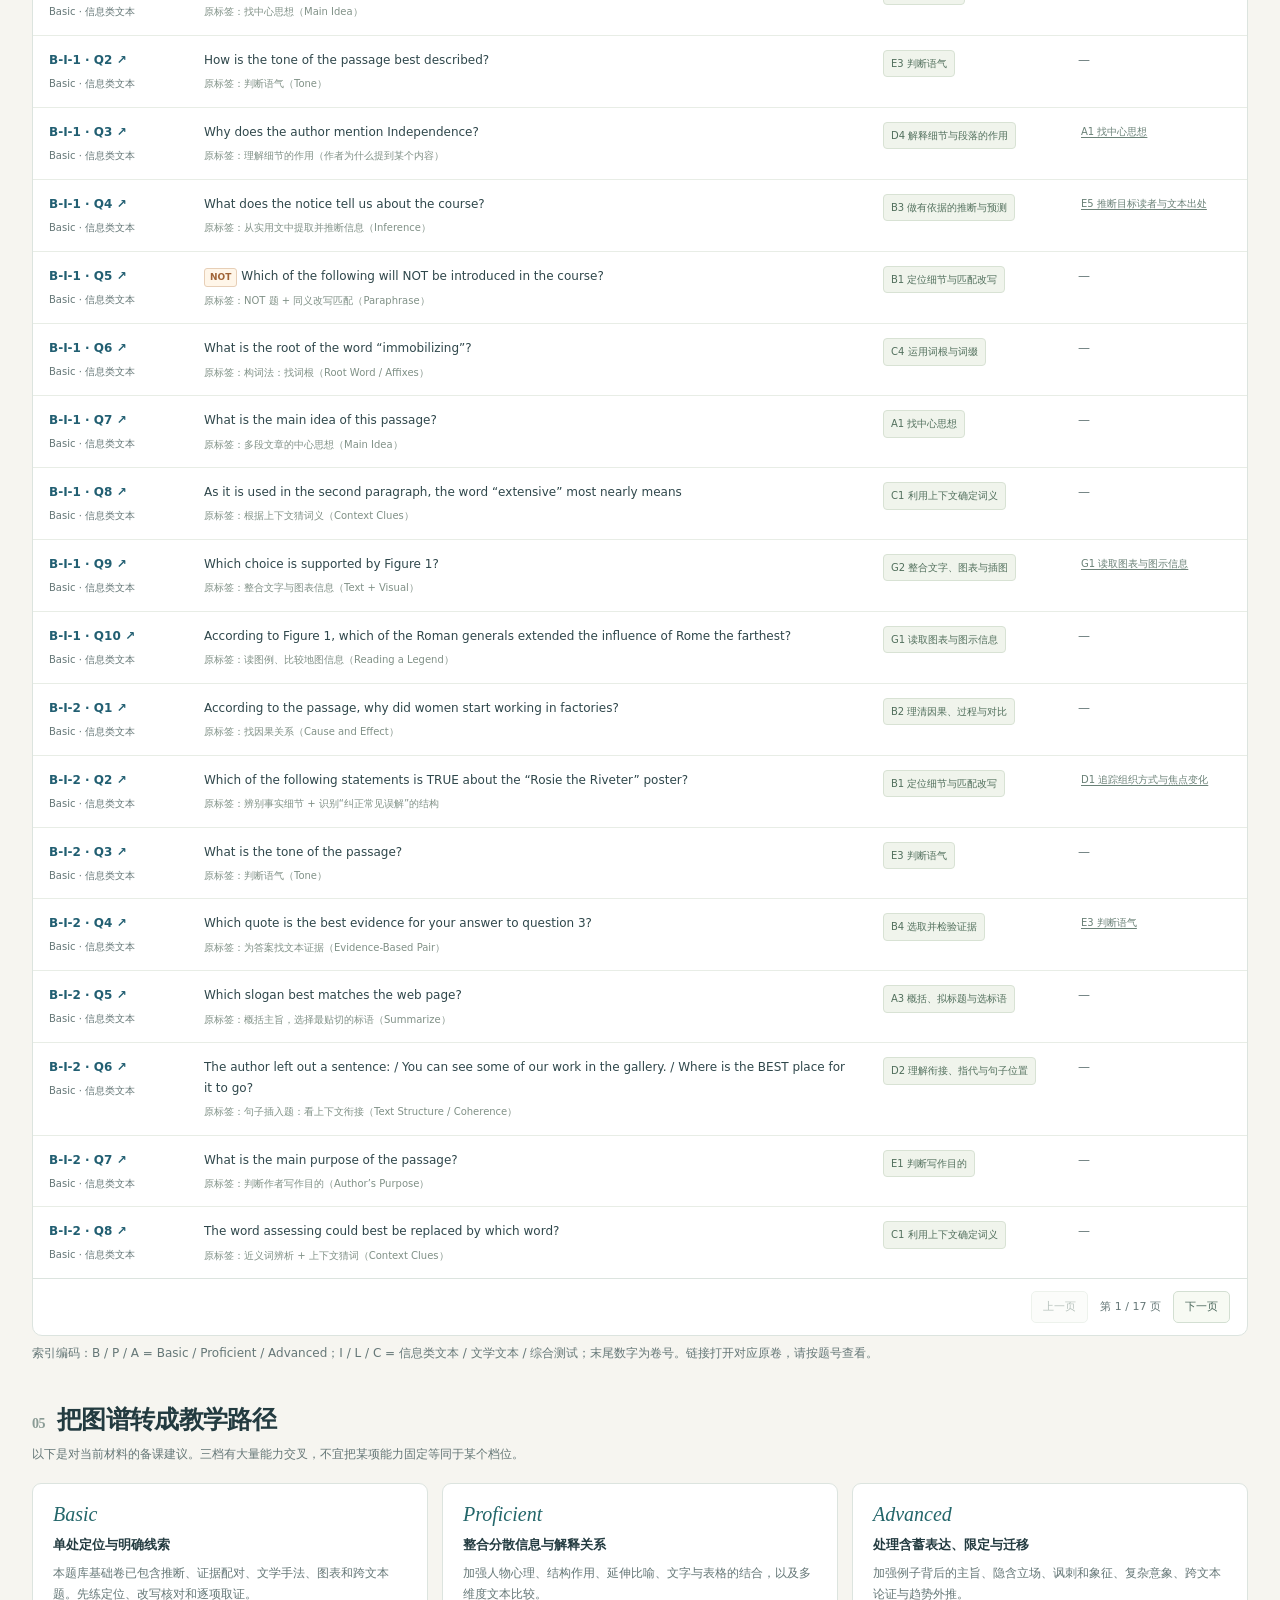
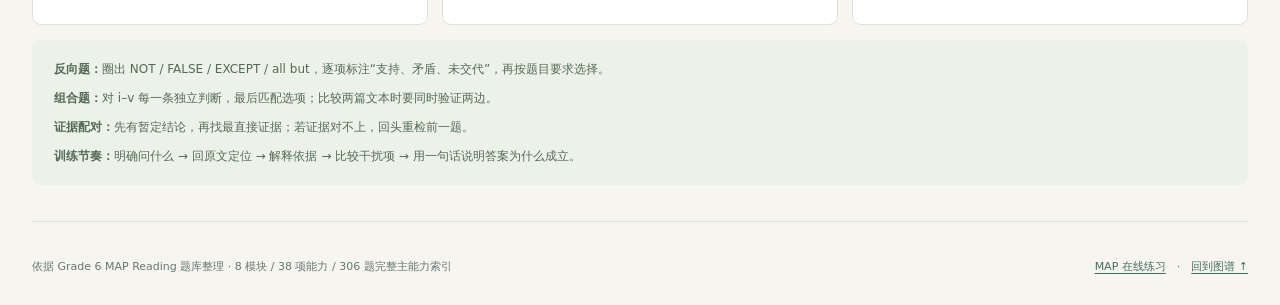
<file: docs/reading/skills.html>
<!doctype html>
<html lang="zh-CN">
<head>
<meta charset="utf-8">
<meta name="viewport" content="width=device-width, initial-scale=1">
<meta name="color-scheme" content="light">
<meta name="description" content="依据本地 MAP G6 Reading 306 题整理的 8 模块、38 项阅读能力知识图谱。">
<title>MAP G6 Reading · 能力知识图谱</title>
<style>
:root{color-scheme:light;--ink:#233b40;--muted:#657777;--paper:#f6f5f0;--card:#fff;--line:#dce4df;--accent:#23666a;--dark:#183e44;--serif:Georgia,'Songti SC','SimSun',serif}*{box-sizing:border-box}html{scroll-behavior:smooth;scroll-padding-top:90px}body{margin:0;background:var(--paper);color:var(--ink);font:15px/1.75 'Segoe UI','Microsoft YaHei',system-ui,sans-serif}a{color:#225f72;text-underline-offset:3px}button,input,select{font:inherit}button,a,input,select,summary{-webkit-tap-highlight-color:transparent}button{cursor:pointer}button:focus-visible,a:focus-visible,input:focus-visible,select:focus-visible,summary:focus-visible{outline:3px solid #d89a3c;outline-offset:4px}button{border:0}button:disabled{cursor:default;opacity:.4}[hidden]{display:none!important}.wrap{width:min(1440px,calc(100% - 64px));margin:auto}.topline{border-bottom:1px solid var(--line);background:#fbfcf8}.top-inner{display:flex;align-items:center;justify-content:space-between;gap:20px;padding:16px 0}.brand{font-size:12px;letter-spacing:.14em;font-weight:750;color:var(--accent)}.top-links{display:flex;flex-wrap:wrap;gap:18px;font-size:12px}.top-links a{text-decoration:none}.hero{display:grid;grid-template-columns:minmax(0,1fr) 410px;gap:50px;align-items:center;padding:44px 0 32px}.eyebrow{margin:0 0 10px;color:var(--accent);font-size:11px;letter-spacing:.18em;font-weight:800}.hero h1{font-size:clamp(32px,3.4vw,52px);line-height:1.25;letter-spacing:-.04em;margin:0 0 16px;font-weight:780}.hero h1 span{font-family:var(--serif);font-style:italic;font-weight:400;color:var(--accent);letter-spacing:-.025em}.hero-description{max-width:770px;color:#536b6e;margin:0;font-size:15px;line-height:1.9}.hero-description strong{color:var(--ink)}.metrics{display:grid;grid-template-columns:1fr 1fr;border:1px solid var(--line);border-radius:14px;overflow:hidden;background:var(--card)}.metric{padding:15px 24px;border-right:1px solid var(--line);border-bottom:1px solid var(--line)}.metric:nth-child(2n){border-right:0}.metric:nth-child(n+3){border-bottom:0}.metric b{display:block;font-size:33px;line-height:1.25;color:var(--dark);font-family:var(--serif);font-weight:500}.metric span{display:block;font-size:12px;color:var(--muted);margin-top:4px}.scope{padding:16px 20px;margin-bottom:24px;border:1px solid #dde5dc;border-left:4px solid #8aab90;border-radius:0 9px 9px 0;background:#edf2e9;font-size:12px;color:#52695c;line-height:1.9}.scope b{color:#314f40}.nav-shell{position:sticky;top:0;z-index:20;background:rgba(246,245,240,.97);border-top:1px solid var(--line);border-bottom:1px solid var(--line)}.section-nav{display:flex;align-items:center;gap:28px;min-height:57px}.section-nav a{text-decoration:none;font-size:13px;font-weight:650;color:#4b6366;white-space:nowrap}.section-nav a:hover{color:var(--accent)}.nav-note{margin-left:auto;color:var(--muted);font-size:11px}.print-button{color:var(--accent);background:transparent;padding:6px 0;font-size:12px}.section{padding:34px 0 4px}.section-head{display:flex;justify-content:space-between;align-items:flex-end;gap:20px;margin:0 0 18px}.section-title{margin:0;font-size:25px;line-height:1.4;letter-spacing:-.025em}.section-num{font-family:var(--serif);font-size:14px;color:#8a9b95;margin-right:12px}.section-description{font-size:12px;color:var(--muted);margin:7px 0 0}.subtle{font-size:12px;color:var(--muted)}.tree-shell{background:var(--card);border:1px solid var(--line);border-radius:14px;padding:26px 24px}.tree{display:grid;grid-template-columns:142px minmax(0,1fr);gap:34px;align-items:center}.tree-root{position:relative;background:var(--dark);color:#fff;border-radius:12px;padding:23px 12px;text-align:center;box-shadow:0 8px 28px #183e4414}.tree-root:after{content:'';position:absolute;top:50%;left:100%;width:34px;border-top:2px solid #c5d5cc}.root-en{font-family:var(--serif);font-style:italic;font-size:25px;line-height:1.2}.tree-root small{display:block;font-size:11px;color:#bfd5d0;margin-top:10px}.tree-branches{position:relative;border-left:2px solid #c5d5cc;padding:0 0 0 23px}.branch{position:relative;display:grid;grid-template-columns:193px minmax(0,1fr);align-items:center;gap:20px;padding:12px 0;border-bottom:1px dashed #e3e8e2}.branch:first-child{padding-top:0}.branch:last-child{padding-bottom:0;border-bottom:0}.branch:before{content:'';position:absolute;left:-25px;top:50%;width:24px;border-top:2px solid #c5d5cc}.module-button{width:100%;text-align:left;background:color-mix(in srgb,var(--module) 7%,white);border:1px solid color-mix(in srgb,var(--module) 23%,white);border-radius:9px;padding:11px 13px;color:var(--module);transition:background .15s,box-shadow .15s}.module-button:hover,.module-button.active{background:color-mix(in srgb,var(--module) 13%,white);box-shadow:inset 3px 0 0 var(--module)}.module-top{display:flex;gap:9px;align-items:center;font-weight:750;font-size:14px;line-height:1.4}.module-id{font-family:var(--serif);font-size:18px;font-style:italic}.module-button small{font-size:10px;line-height:1.5;display:block;margin-top:4px;opacity:.84}.leaf-list{display:flex;gap:7px;flex-wrap:wrap}.leaf{font-size:11px;line-height:1.5;padding:6px 9px;background:#fbfcfa;color:#4d6566;border:1px solid #dce5dd;border-radius:5px;text-align:left}.leaf b{font-size:10px;color:var(--module);margin-right:5px}.leaf:hover{border-color:var(--module);color:var(--module);background:color-mix(in srgb,var(--module) 6%,white)}.tree-caption{margin:19px 0 0;padding-top:15px;border-top:1px solid #edf0e9;color:var(--muted);font-size:11px}.pathways{display:grid;grid-template-columns:repeat(4,minmax(0,1fr));gap:12px;margin-top:16px}.pathway{padding:15px 16px;border:1px solid var(--line);border-radius:9px;background:#fbfcf8}.pathway h3{margin:0 0 9px;font-size:12px;color:#6b7d75}.path-nodes{display:flex;gap:5px;flex-wrap:wrap;align-items:center;font-size:10px}.path-node{border:1px solid #d1dfd5;background:white;border-radius:4px;padding:3px 7px;color:#3d6260}.path-arrow{color:#819990}.relation-box{margin-top:12px;border:1px solid var(--line);border-radius:9px;background:#fff}.relation-box summary{padding:12px 17px;cursor:pointer;font-size:12px;font-weight:650}.edge-list{display:grid;grid-template-columns:1fr 1fr;gap:0 24px;padding:0 18px 15px}.edge{border-top:1px solid #edf0e9;padding:8px 0;font-size:12px}.edge b{color:#345e61;font-weight:600}.edge small{display:block;color:var(--muted);font-size:11px}.distinction-grid{display:grid;grid-template-columns:repeat(3,minmax(0,1fr));gap:15px}.distinction{background:#fff;border:1px solid var(--line);border-radius:10px;padding:18px 19px}.distinction h3{margin:0 0 13px;font-size:13px;color:var(--accent);font-family:var(--serif)}.distinction-row{padding:10px 0;border-top:1px solid #edf0e9;line-height:1.6}.distinction-row b{font-size:12px;display:block}.distinction-row p{font-size:12px;margin:3px 0 0}.distinction-row small{font-size:11px;color:var(--muted)}.filters{padding:16px 18px;border:1px solid var(--line);border-radius:10px;background:#fff;margin-bottom:16px}.filter-row{display:flex;align-items:flex-end;gap:12px;flex-wrap:wrap}.control{display:flex;flex-direction:column;gap:5px;min-width:140px}.control.grow{flex:1;min-width:230px}.control label{font-size:11px;font-weight:650;color:#607671}.control input,.control select{width:100%;height:40px;border:1px solid #cfdbd3;border-radius:6px;background:#fcfdfb;padding:0 11px;color:var(--ink);font-size:13px}.quiet-button{padding:8px 13px;height:40px;color:#4c6867;border:1px solid #d4dfd6;background:#f6f8f2;border-radius:6px;font-size:12px}.result-line{display:flex;align-items:center;gap:12px;justify-content:space-between;margin-bottom:12px;font-size:12px;color:var(--muted)}.result-line .actions{display:flex;gap:12px}.text-button{background:none;color:var(--accent);padding:4px 0;font-size:12px}.skill-groups{display:grid;gap:20px}.group-head{display:flex;align-items:baseline;gap:10px;margin:0 0 9px;font-size:16px;color:var(--module)}.group-head small{font-size:11px;color:var(--muted);font-weight:400}.skill-grid{display:grid;grid-template-columns:1fr 1fr;align-items:start;gap:10px}.skill-card{min-width:0;background:#fff;border:1px solid var(--line);border-radius:9px;overflow:hidden;scroll-margin-top:92px}.skill-card[open]{border-color:color-mix(in srgb,var(--module) 45%,white);box-shadow:0 6px 20px #193f4210}.skill-card>summary{list-style:none;cursor:pointer;display:grid;grid-template-columns:32px minmax(0,1fr) auto;gap:10px;align-items:center;padding:15px 17px}.skill-card>summary::-webkit-details-marker{display:none}.skill-id{border-radius:6px;background:color-mix(in srgb,var(--module) 9%,white);color:var(--module);font-size:11px;font-weight:750;align-self:start;line-height:28px;text-align:center}.skill-label{font-size:14px;font-weight:700;line-height:1.55}.skill-en{display:block;color:#758780;font-size:10px;font-weight:400;line-height:1.5;margin-top:3px}.skill-count{font-size:10px;color:var(--muted);white-space:nowrap;display:flex;gap:9px;align-items:center}.skill-count:after{content:'+';font-size:19px;line-height:1;color:#7d9690;font-weight:300}.skill-card[open] .skill-count:after{content:'−'}.skill-body{border-top:1px solid #e9eee7;padding:15px 18px 17px;font-size:12px;line-height:1.85}.goal{font-size:13px;color:#335d5e;margin:0 0 14px;padding-left:11px;border-left:3px solid #a5c1ae}.body-label{margin:14px 0 6px;font-size:10px;letter-spacing:.08em;font-weight:800;color:#657d70}.requirements{padding-left:20px;margin:4px 0}.requirements li{margin:5px 0;padding-left:2px}.prompts{margin:4px 0;color:#637271;font-family:Georgia,'Segoe UI',serif;font-style:italic}.prompt{margin:3px 0}.trap{background:#faf5eb;border-left:2px solid #d2b87c;border-radius:0 5px 5px 0;padding:10px 12px;margin-top:13px;color:#7b6840}.trap b{font-weight:700}.examples{display:flex;flex-wrap:wrap;gap:6px}.example-link{display:inline-block;font-size:10px;padding:3px 7px;background:#f2f7f2;border:1px solid #dce8de;border-radius:4px;text-decoration:none}.card-footer{display:flex;justify-content:space-between;align-items:center;flex-wrap:wrap;gap:7px;padding-top:12px;margin-top:12px;border-top:1px solid #edf0e9;color:#789082;font-size:10px}.related-skills{margin-top:10px;font-size:10px;color:var(--muted)}.related-link{border:0;background:none;color:#466b6a;padding:2px 4px;font-size:10px;text-decoration:underline;text-underline-offset:3px}.empty{padding:30px;text-align:center;color:var(--muted);background:#fff;border:1px dashed #cad7ce;border-radius:10px}.index-shell{background:#fff;border:1px solid var(--line);border-radius:10px;overflow:hidden}.index-top{padding:16px 18px;display:flex;align-items:flex-end;justify-content:space-between;gap:20px;background:#f8faf5;border-bottom:1px solid var(--line)}.index-control{width:min(400px,100%)}.index-info{font-size:11px;color:var(--muted)}.table-scroll{overflow-x:auto}table{border-collapse:collapse;width:100%;font-size:12px}th{background:#f1f5ee;text-align:left;padding:11px 16px;font-size:10px;color:#667d6e;letter-spacing:.05em;font-weight:750;white-space:nowrap}td{border-top:1px solid #e8ede6;padding:14px 16px;vertical-align:top}td:first-child{width:155px}td:nth-child(3){width:195px}td:nth-child(4){width:185px}.paper-link{font-weight:700;text-decoration:none;white-space:nowrap;font-size:12px}.paper-domain{color:var(--muted);font-size:10px;margin-top:4px}.question-stem{font-size:12px;line-height:1.7;color:#2f474b}.original-skill{font-size:10px;color:#809187;margin-top:5px}.tag{background:#f0f4ec;border:1px solid #d8e2d4;border-radius:4px;padding:4px 7px;color:#52705d;font-size:10px;text-align:left}.ops-tag{color:#a06437;border:1px solid #e7cfb7;background:#fff6e9;padding:1px 5px;border-radius:3px;margin-right:4px;font-size:9px;font-weight:750;display:inline-block}.source-note{font-size:10px;color:#976c38;background:#fff8eb;padding:5px 8px;margin-top:6px;border-radius:4px}.secondary-tags{display:flex;flex-wrap:wrap;gap:4px}.secondary-tag{background:none;border:0;color:#6a8177;font-size:10px;padding:1px 3px;text-decoration:underline;text-underline-offset:2px}.pagination{padding:12px 17px;display:flex;gap:12px;align-items:center;justify-content:flex-end;border-top:1px solid var(--line);color:var(--muted);font-size:11px}.pagination button{border:1px solid #d3dfd2;border-radius:5px;background:#f7faf3;padding:5px 11px;font-size:11px;color:#4b685c}.guidance-grid{display:grid;grid-template-columns:repeat(3,minmax(0,1fr));gap:14px}.guidance-card{padding:19px 20px;background:#fff;border:1px solid var(--line);border-radius:9px}.guidance-card b{display:block;color:var(--accent);font:italic 20px var(--serif);margin-bottom:8px}.guidance-card h3{font-size:13px;margin:0 0 7px}.guidance-card p{margin:0;color:var(--muted);font-size:12px}.operations{margin-top:15px;padding:18px 22px;background:#edf2e9;border-radius:9px;font-size:12px;line-height:1.9;color:#526a56}.operations p{margin:0 0 6px}.operations p:last-child{margin:0}.footer{padding:35px 0 28px;margin-top:32px;border-top:1px solid var(--line);font-size:11px;color:var(--muted);display:flex;justify-content:space-between;gap:18px;flex-wrap:wrap}.footer a{color:#466d65}.no-script{padding:14px;color:#8d602f;background:#fff7e6}.skip{position:absolute;top:-60px;left:20px;background:#fff;padding:8px 14px;z-index:100}.skip:focus{top:10px}.sr-only{position:absolute;width:1px;height:1px;padding:0;margin:-1px;overflow:hidden;clip:rect(0,0,0,0);border:0}
@media(min-width:1500px){.tree{grid-template-columns:155px minmax(0,1fr)}.branch{grid-template-columns:210px minmax(0,1fr)}.leaf{font-size:12px}}
@media(max-width:1120px){.wrap{width:calc(100% - 40px)}.hero{grid-template-columns:1fr 315px;gap:25px}.hero h1{font-size:39px}.tree{grid-template-columns:105px minmax(0,1fr);gap:23px}.tree-root:after{width:23px}.tree-shell{padding:22px 18px}.branch{grid-template-columns:170px minmax(0,1fr);gap:13px}.leaf{font-size:10px;padding:5px 7px}.module-top{font-size:13px}.pathways{grid-template-columns:1fr 1fr}.nav-note{display:none}.section-nav{gap:24px}.skill-grid{grid-template-columns:1fr}.distinction-grid{gap:10px}.distinction{padding:16px}}
@media(max-width:760px){html{scroll-padding-top:66px}.wrap{width:calc(100% - 28px)}.top-inner{padding:12px 0;gap:10px}.brand{font-size:10px;letter-spacing:.09em}.top-links{gap:12px;font-size:10px}.hero{grid-template-columns:1fr;gap:21px;padding:26px 0 22px}.hero h1{font-size:34px}.hero-description{font-size:13px}.metrics{grid-template-columns:repeat(4,1fr);border-radius:9px}.metric{padding:12px 10px;border-bottom:0!important;border-right:1px solid var(--line)!important;text-align:center}.metric:last-child{border-right:0!important}.metric b{font-size:26px}.metric span{font-size:9px}.scope{font-size:11px;padding:12px 14px}.section-nav{gap:20px;overflow-x:auto;min-height:48px;scrollbar-width:thin}.section-nav a{font-size:11px}.print-button{display:none}.section{padding-top:26px}.section-title{font-size:21px}.section-head{align-items:flex-start}.section-head>.subtle{display:none}.tree{grid-template-columns:1fr;gap:18px}.tree-root{padding:12px 18px;display:flex;align-items:center;gap:20px;justify-content:center}.root-en{font-size:22px}.tree-root small{margin:0}.tree-root:after{left:50%;top:100%;height:18px;width:0;border-left:2px solid #c5d5cc;border-top:0}.tree-branches{padding-left:13px}.branch{grid-template-columns:1fr;gap:9px;padding:15px 0}.branch:before{left:-15px;top:33px;width:14px}.module-button{padding:8px 11px}.module-button small{display:none}.module-top{font-size:13px}.leaf-list{gap:5px}.leaf{font-size:10px}.tree-shell{padding:18px 14px}.pathway{padding:12px}.pathways{gap:8px}.path-node{font-size:9px;padding:3px 5px}.edge-list{grid-template-columns:1fr}.distinction-grid,.guidance-grid{grid-template-columns:1fr}.distinction h3{font-size:14px}.distinction-row{display:grid;grid-template-columns:115px 1fr;gap:0 10px}.distinction-row b{grid-row:span 2;font-size:11px}.distinction-row p{font-size:11px;margin:0}.distinction-row small{font-size:10px}.control{min-width:125px;flex:1}.control.grow{flex-basis:100%;min-width:0}.filters{padding:13px}.filter-row{gap:10px}.filter-row>.quiet-button{height:39px}.result-line{gap:8px;font-size:11px}.skill-card>summary{padding:13px 12px;gap:8px;grid-template-columns:29px minmax(0,1fr) auto}.skill-label{font-size:13px}.skill-en{font-size:9px}.skill-body{padding:13px 14px}.skill-count{font-size:9px}.group-head{font-size:15px}.group-head small{display:none}.index-top{flex-direction:column;align-items:stretch;gap:10px;padding:14px}.index-control{width:100%}.index-table th,.index-table td{padding:10px}.index-table{min-width:650px}.index-table td:first-child{width:115px}.index-table td:nth-child(3){width:150px}.index-table td:nth-child(4),.index-table th:nth-child(4){display:none}.index-info{font-size:10px}.operations{padding:15px 17px;font-size:11px}.footer{margin-top:22px;padding-top:22px;font-size:10px}}
@media(prefers-reduced-motion:reduce){html{scroll-behavior:auto}*{transition:none!important}}
@page{size:A4;margin:14mm}@media print{body{background:#fff;font-size:10pt;line-height:1.55}.wrap{width:100%;max-width:none}.topline,.nav-shell,.filters,.result-line .actions,.index-section,.card-footer button,.related-skills,.skip{display:none!important}.hero{grid-template-columns:1fr 240px;padding:0 0 15px;gap:20px}.hero h1{font-size:27pt}.hero-description{font-size:9pt}.metrics .metric{padding:9px 14px}.metric b{font-size:24pt}.scope{font-size:8pt;padding:8px 12px;margin-bottom:10px}.section{padding-top:18px;break-inside:auto}.section-title{font-size:16pt}.tree-shell{padding:13px}.tree{grid-template-columns:85px 1fr;gap:20px}.tree-root{padding:14px 8px;print-color-adjust:exact}.tree-root:after{width:20px}.tree-branches{padding-left:15px}.branch{grid-template-columns:145px 1fr;padding:7px 0;gap:10px;break-inside:avoid}.branch:before{left:-17px;width:16px}.module-top{font-size:9pt}.module-button{padding:7px 9px;print-color-adjust:exact}.module-button small{font-size:6.5pt}.leaf{font-size:7pt;padding:4px 5px}.tree-caption{font-size:7pt;margin-top:10px;padding-top:8px}.pathways{grid-template-columns:1fr 1fr}.relation-box{display:none}.distinction-grid{grid-template-columns:1fr 1fr 1fr}.distinction{padding:10px}.distinction h3{font-size:8.5pt}.distinction-row b,.distinction-row p{font-size:8pt}.distinction-row small{font-size:7pt}.skill-grid{grid-template-columns:1fr}.skill-card{break-inside:avoid;box-shadow:none!important}.skill-card>summary{padding:10px 13px}.skill-body{padding:10px 14px;font-size:8.5pt}.skill-label{font-size:10pt}.goal{font-size:9pt}.skill-en,.skill-count{font-size:7pt}.body-label{font-size:7pt}.requirements li{margin:3px 0}.trap{padding:7px 9px}.skill-count:after{display:none}.guidance-grid{grid-template-columns:1fr 1fr 1fr}.guidance-card{padding:12px}.guidance-card p{font-size:8pt}.operations{font-size:8pt}.footer{padding-top:15px;margin-top:18px;font-size:7pt}a{color:inherit;text-decoration:none}.example-link{font-size:7pt}h2,h3{break-after:avoid}}
</style>
</head>
<body>
<a class="skip" href="#abilities">跳至能力清单</a>
<div class="topline"><div class="wrap top-inner"><div class="brand">MAP G6 / READING SKILLS</div><div class="top-links"><a href="../">返回 MAP 在线练习</a><a href="grade-6.html#/grade/6/skills">Grade 6 补充练习</a></div></div></div>
<header class="wrap"><div class="hero"><div><p class="eyebrow">READING SKILLS · 本地题库能力归纳</p><h1><span>Reading</span> 能力知识图谱</h1><p class="hero-description">从“找中心思想”到跨文本论证，梳理学生需要掌握的<strong>具体阅读能力</strong>。以“学生要会什么”为核心，把每项能力连接到原题，便于备课、讲评和安排专项训练。</p></div><div class="metrics" aria-label="题库及图谱统计"><div class="metric"><b>8</b><span>能力模块</span></div><div class="metric"><b>38</b><span>具体能力</span></div><div class="metric"><b>306</b><span>Reading 原题</span></div><div class="metric"><b>21</b><span>原卷 · 18 Quiz + 3 Test</span></div></div></div><div class="scope"><b>范围与口径　</b>依据同文件夹《MAP_本地练习_老师版.html》的 Reading 部分及其逐题“能力要求”归纳，合并重复与交叉标签。此处是本地题库的备课知识图谱，不代表 MAP 官方完整能力目录或考试权重。Basic / Proficient / Advanced 沿用本地材料标签，不据此换算 RIT 分数。<br>信息类文本 90 题 · 文学文本 90 题 · 综合测试 126 题；Basic / Proficient / Advanced 各 102 题。题数按每题一个主能力统计，关联能力不重复计数。</div></header>
<div class="nav-shell"><nav class="wrap section-nav" aria-label="页面导航"><a href="#overview">知识图谱</a><a href="#concepts">概念区分</a><a href="#abilities">能力清单</a><a href="#question-index">原题索引</a><a href="#teaching">教学路径</a><span class="nav-note">先总览，再展开细节</span><button id="print-page" type="button" class="print-button">打印讲义</button></nav></div>
<main class="wrap"><noscript><p class="no-script">本页面的图谱、筛选与能力清单需要启用 JavaScript。</p></noscript>
<section class="section" id="overview"><div class="section-head"><div><h2 class="section-title"><span class="section-num">01</span>从阅读任务到具体能力</h2><p class="section-description">点击模块筛选清单；点击能力节点，直接展开具体要求。</p></div><span class="subtle">层级：Reading → 模块 → 具体能力</span></div><div class="tree-shell"><div class="tree" id="tree" aria-label="Reading 能力树"></div><p class="tree-caption">实用文本贯穿多个模块：课程介绍、通知、网页、广告、信件、招聘等。题目中的 NOT / EXCEPT、组合选项和证据配对是跨能力的作答要求。</p></div><div class="pathways" id="pathways"></div><details class="relation-box"><summary>查看 13 条能力支撑关系</summary><div class="edge-list" id="edge-list"></div></details></section>
<section class="section" id="concepts"><div class="section-head"><div><h2 class="section-title"><span class="section-num">02</span>先分清这些概念</h2><p class="section-description">看清题目到底在问内容、意义、目的、语气，还是人物的感受。</p></div></div><div class="distinction-grid" id="distinctions"></div></section>
<section class="section" id="abilities"><div class="section-head"><div><h2 class="section-title"><span class="section-num">03</span>具体能力要求</h2><p class="section-description">能回答、能指出依据，并能解释两者如何对应，才算读懂。</p></div><span class="subtle">展开卡片查看要求、误区与代表原题</span></div><div class="filters"><div class="filter-row"><div class="control grow"><label for="search-input">搜索能力 / 英文术语 / 原题题干</label><input id="search-input" type="search" placeholder="例如：中心思想、Main Idea、象征、graph" autocomplete="off"></div><div class="control"><label for="module-filter">按主能力模块筛选</label><select id="module-filter"></select></div><div class="control"><label for="level-filter">本地材料难度</label><select id="level-filter"><option value="all">全部难度</option><option value="Basic">Basic · 基础</option><option value="Proficient">Proficient · 熟练</option><option value="Advanced">Advanced · 进阶</option></select></div><button type="button" class="quiet-button" id="reset-filters">重置</button></div></div><div class="result-line"><span id="ability-count" role="status" aria-live="polite"></span><span class="actions"><button type="button" class="text-button" id="expand-all">展开当前全部</button><button type="button" class="text-button" id="collapse-all">收起全部</button></span></div><div class="skill-groups" id="skill-groups"></div></section>
<section class="section index-section" id="question-index"><div class="section-head"><div><h2 class="section-title"><span class="section-num">04</span>306 题能力索引</h2><p class="section-description">沿用上方搜索、模块与难度筛选。主能力每题只计一次；关联能力帮助安排综合训练。</p></div></div><div class="index-shell"><div class="index-top"><div class="control index-control"><label for="skill-filter">只查看某项主能力</label><select id="skill-filter"></select></div><div id="index-count" class="index-info" role="status" aria-live="polite"></div></div><div class="table-scroll"><table class="index-table"><caption class="sr-only">Reading 原题的主能力与关联能力索引</caption><thead><tr><th scope="col">原卷 · 题号</th><th scope="col">原题题干与原能力标签</th><th scope="col">本次归纳的主能力</th><th scope="col">关联能力</th></tr></thead><tbody id="question-rows"></tbody></table></div><div class="pagination"><button type="button" id="prev-page">上一页</button><span id="page-label"></span><button type="button" id="next-page">下一页</button></div></div><p class="section-description">索引编码：B / P / A = Basic / Proficient / Advanced；I / L / C = 信息类文本 / 文学文本 / 综合测试；末尾数字为卷号。链接打开对应原卷，请按题号查看。</p></section>
<section class="section" id="teaching"><div class="section-head"><div><h2 class="section-title"><span class="section-num">05</span>把图谱转成教学路径</h2><p class="section-description">以下是对当前材料的备课建议。三档有大量能力交叉，不宜把某项能力固定等同于某个档位。</p></div></div><div class="guidance-grid" id="guidance"></div><div class="operations"><p><b>反向题：</b>圈出 NOT / FALSE / EXCEPT / all but，逐项标注“支持、矛盾、未交代”，再按题目要求选择。</p><p><b>组合题：</b>对 i–v 每一条独立判断，最后匹配选项；比较两篇文本时要同时验证两边。</p><p><b>证据配对：</b>先有暂定结论，再找最直接证据；若证据对不上，回头重检前一题。</p><p><b>训练节奏：</b>明确问什么 → 回原文定位 → 解释依据 → 比较干扰项 → 用一句话说明答案为什么成立。</p></div></section>
</main><footer class="wrap footer"><span>依据 Grade 6 MAP Reading 题库整理 · 8 模块 / 38 项能力 / 306 题完整主能力索引</span><span><a href="../">MAP 在线练习</a>　·　<a href="#overview">回到图谱 ↑</a></span></footer>
<script id="graph-data" type="application/json">{"version":1,"modules":[{"id":"A","title":"整体理解","en":"Meaning & Message","desc":"文章说什么，想说明什么","color":"#26686c","count":22,"skillCount":4},{"id":"B","title":"细节、推断与证据","en":"Details, Inference & Evidence","desc":"找得到，推得出，证得实","color":"#365c91","count":82,"skillCount":5},{"id":"C","title":"词汇与语境","en":"Vocabulary in Context","desc":"词放进句子，意思才确定","color":"#966d25","count":36,"skillCount":5},{"id":"D","title":"结构与功能","en":"Structure & Function","desc":"怎样组织，为什么这样写","color":"#755d93","count":24,"skillCount":4},{"id":"E","title":"作者目的与表达","en":"Purpose, Perspective & Effect","desc":"为谁写，以什么立场和语气写","color":"#a85840","count":30,"skillCount":5},{"id":"F","title":"文学要素与手法","en":"Literary Elements & Craft","desc":"读懂人物、叙述和文学表达","color":"#386f53","count":65,"skillCount":8},{"id":"G","title":"图表与实用信息","en":"Visual & Functional Reading","desc":"读对数据，再与文字对接","color":"#3f6d8b","count":29,"skillCount":4},{"id":"H","title":"跨文本比较与整合","en":"Compare & Synthesize","desc":"把两篇放在同一维度上读","color":"#916078","count":18,"skillCount":3}],"skills":[{"id":"A1","module":"A","title":"找中心思想","en":"Main Idea / Main Focus","goal":"把全文或多段内容压缩成能覆盖主要信息的一句话。","requirements":["区分话题、核心意思和支持细节；中心思想必须说明“作者围绕这个话题说了什么”。","综合开头、主体和结尾，识别反复出现的意思；不把开头的引子或篇幅最长的例子直接当作主旨。","用全文覆盖范围核对选项，排除只说一个例子、范围过大或加入原文没有的评价的答案。"],"prompts":["What is the main idea of this passage?","What is the article mainly about?"],"trap":"“文章提到了”不等于“能概括全文”；中心思想也不一定逐字出现在某一句中。","examples":["B-I-1:1","A-I-1:1","P-C-1:39"],"count":7,"byLevel":{"Basic":3,"Proficient":3,"Advanced":1}},{"id":"A2","module":"A","title":"找核心观点与中心论点","en":"Central Claim / Main Argument","goal":"从议论性文本中找出作者最想让读者接受的判断或主张。","requirements":["区分作者的论点、支持论点的理由、证据与所举例子。","追踪结论句、评价词和论证重心，判断几个理由共同服务于什么主张。","区分作者自己的立场与文章转述的其他人的立场。"],"prompts":["What is the author’s main claim?","What is the main argument in Passage 1?"],"trap":"论点回答“作者主张什么”，支持理由回答“作者为什么这样主张”。","examples":["B-I-3:1","A-I-2:3","A-C-1:27"],"count":5,"byLevel":{"Basic":2,"Proficient":0,"Advanced":3}},{"id":"A3","module":"A","title":"概括、拟标题与选标语","en":"Summary / Title / Slogan","goal":"用简洁、准确的表达保留整篇材料的核心信息。","requirements":["把多个具体发现归并为共同结论，保留必要信息而不罗列所有细节。","为文章选择覆盖主题及核心意思的标题，不选只对应一段或一个趣闻的标题。","把实用文本的核心服务、特点或倡议概括成贴切的标语。"],"prompts":["Which slogan best matches the web page?","What would be the best title for this passage?"],"trap":"概括不能添加新结论；最吸引人的标题未必最贴切。","examples":["B-I-2:5","B-C-1:14","A-C-1:40"],"count":3,"byLevel":{"Basic":2,"Proficient":0,"Advanced":1}},{"id":"A4","module":"A","title":"提炼文学主题","en":"Theme / Author’s Message","goal":"从人物经历、冲突、意象或结局中提炼超越具体故事的意义。","requirements":["区分故事写了什么与作品借故事表达什么；主题不只是人物、地点或单个情节。","结合标题、反复意象、前后反差和结局，概括作品对生活、关系或人性的看法。","用全篇证据检验主题，避免把某个人物的一句话自动等同于作者的最终表达。"],"prompts":["What is the theme of the poem / play?","What is the main theme of this extract?"],"trap":"主题可以用概念或完整判断表达；关键是揭示作品意义，而不是复述情节。","examples":["B-L-1:4","P-L-2:1","A-L-3:9"],"count":7,"byLevel":{"Basic":1,"Proficient":2,"Advanced":4}},{"id":"B1","module":"B","title":"定位细节与匹配改写","en":"Locate Details / Paraphrase","goal":"回到准确位置，核对原文与选项是否表达相同的信息。","requirements":["按题干关键词、人物、时间或条件定位，能识别同义改写。","保留原文的限定：谁、何时、多少、主要还是次要、可能还是一定；区分文中信息与自己的常识。","逐项判断“有依据、与原文矛盾、原文未交代”；遇到 NOT / FALSE / EXCEPT 时按题意选择。"],"prompts":["According to the passage, which statement is TRUE?","Which of the following is NOT mentioned?"],"trap":"“没有写”与“写了相反意思”不同；真实世界中正确的说法，也可能缺少本题文本依据。","examples":["B-I-1:5","A-I-2:1","P-C-1:30"],"count":10,"byLevel":{"Basic":2,"Proficient":5,"Advanced":3}},{"id":"B2","module":"B","title":"理清因果、过程与对比","en":"Cause & Effect / Sequence / Compare & Contrast","goal":"在一篇文本内部读出事件、步骤和事物之间的关系。","requirements":["区分原因、结果、前提和目的，利用 because、once、however 等线索。","按过程顺序连接信息，理解“先满足某条件，才有后续结果”。","比较两类事物时使用同一维度，抓住原文真正强调的差别。"],"prompts":["Why did / does …?","What is the primary difference between …?"],"trap":"先后发生不自动构成因果；文中明确的原因应优先于读者补出的解释。","examples":["B-I-2:1","P-I-1:3","P-I-2:8"],"count":6,"byLevel":{"Basic":2,"Proficient":3,"Advanced":1}},{"id":"B3","module":"B","title":"做有依据的推断与预测","en":"Inference / Implied Meaning / Prediction","goal":"把文本线索连接起来，读出没有直接说出的信息。","requirements":["综合措辞、对话、行为、场景和结尾线索，推断身份、事件、原因、关系或言外之意。","预测后续发展时，依据已经出现的伏笔和处境，而不是凭常见故事套路猜结局。","区分“可能合理”与“最有文本支持”；运用词语、文化或生活背景时仍回到具体线索。"],"prompts":["It may be inferred from the passage that …","What is most likely to happen next?"],"trap":"推断需要证据链；一个线索可能支持较宽结论，却不足以锁定更具体的身份或动机。","examples":["B-I-1:4","B-L-1:3","A-I-1:4"],"count":30,"byLevel":{"Basic":9,"Proficient":8,"Advanced":13}},{"id":"B4","module":"B","title":"选取并检验证据","en":"Text Evidence / Evidence-Based Pair","goal":"选出能直接支持某个答案、推断或解释的最有力文本依据。","requirements":["先明确要证明的结论，再比较每条引文与结论的对应关系。","区分“相关”与“足以支持”，优先选择更直接、更具体、限制更少的证据。","两步配对题中把前一题答案与后一题证据互相检验；证据不足时重新审视结论。"],"prompts":["Which quote is the best evidence for your answer?","Which choice best suggests that …?"],"trap":"不要因为引文出现同一个词就选它；必须说清这句话如何推出目标结论。","examples":["B-I-2:4","P-I-1:7","A-C-1:33"],"count":22,"byLevel":{"Basic":7,"Proficient":8,"Advanced":7}},{"id":"B5","module":"B","title":"迁移规则、分类与推理","en":"Apply a Concept / Classification / Reasoning","goal":"把文章中的定义、规则或论证链用于新的例子和情境。","requirements":["把抽象概念转成可检查的条件，再与新例子、表格项目或实际需求逐一对应。","理解类别包含关系与分类层级，避免把“属于某大类”误当成“具有所有子类特征”。","梳理已知信息、推理步骤与结论，识别科学推理或作者论证能支持到什么程度。"],"prompts":["Which item follows this principle?","Which choice is the logical conclusion?"],"trap":"先使用文中给定的定义和条件；不要只凭例子的表面相似性归类。","examples":["P-I-2:2","A-I-1:8","P-C-1:21"],"count":14,"byLevel":{"Basic":2,"Proficient":7,"Advanced":5}},{"id":"C1","module":"C","title":"利用上下文确定词义","en":"Context Clues","goal":"从所在句、相邻句和全文情境中推断词语的具体意思。","requirements":["利用解释、举例、同义、反义、对比或目的线索推断词义。","将候选释义代回原句，检查意思、语气及搭配是否合适。","对不熟悉的外语词或专名，利用文中的对应、重复和介绍方式进行推断。"],"prompts":["As it is used in the passage, … most nearly means …","What does the word … most likely mean?"],"trap":"不能只用最熟悉的中文译义；同一个词在不同句子里可能承担不同意思。","examples":["B-I-1:8","A-I-2:7","A-C-1:2"],"count":12,"byLevel":{"Basic":4,"Proficient":3,"Advanced":5}},{"id":"C2","module":"C","title":"辨别多义词与词典义项","en":"Multiple-Meaning Words / Dictionary Definitions","goal":"在多个已知释义中选择当前语境真正使用的义项。","requirements":["识别词的词性、句法位置和搭配，排除词性或使用条件不符的释义。","逐个比较词典义项，而不是看见熟悉的释义就停止。","区分词的日常义与特定语境中的其他含义。"],"prompts":["Which definition matches the word as used here?","Look at the definitions of “movement”. Which one matches?"],"trap":"认识这个词不代表选对了本句义项；必须把定义放回句子。","examples":["B-I-3:3","A-L-3:2","A-C-1:22"],"count":7,"byLevel":{"Basic":3,"Proficient":1,"Advanced":3}},{"id":"C3","module":"C","title":"辨析近义词与联想意义","en":"Shades of Meaning / Connotation","goal":"在意思相近的词中辨别语义范围、情绪色彩和强弱程度。","requirements":["比较候选词的具体意义、褒贬、情感强度及适用对象。","区分字面义与联想义，理解某个词为什么能暗示身份、情绪、环境或价值判断。","选替换词时检查是否保留原句的准确含义与人物状态。"],"prompts":["Which word could best replace …?","Why did the author choose the word …?"],"trap":"近义词不能无条件互换；house 与 home 等词可能强调不同的情感内涵。","examples":["P-I-1:5","A-L-1:6","A-L-2:6"],"count":11,"byLevel":{"Basic":2,"Proficient":5,"Advanced":4}},{"id":"C4","module":"C","title":"运用词根与词缀","en":"Roots / Prefixes / Suffixes","goal":"拆解单词结构，并用构词信息辅助理解或匹配信息。","requirements":["识别词根、前缀和后缀，理解各部分对词义的贡献。","判断去掉词缀后得到的词及其词性，避免假设所有词都按同一种方式构成。","把同源词的共同含义迁移到工作、资格等实用情境。"],"prompts":["What is the root of the word …?","Removing the noun ending of which word results in a verb?"],"trap":"构词线索应与语境结合；去掉名词后缀并不总能得到动词。","examples":["B-I-1:6","A-I-2:2","A-C-1:34"],"count":3,"byLevel":{"Basic":1,"Proficient":0,"Advanced":2}},{"id":"C5","module":"C","title":"理解短语与固定搭配","en":"Phrases / Collocations / Phrasal Verbs","goal":"把短语作为意义单位理解，避免逐词直译。","requirements":["识别短语动词、固定搭配和惯用表达的整体含义。","结合前后文判断短语在本句中的作用，能改写成等义表达。","区分字面动作与约定用法，例如 made reality 与 contribute to。"],"prompts":["What does the phrase … mean?","The words “contribute to” could best be replaced by …"],"trap":"分别认识每个单词，也可能误解整个短语；要按整体意思回到句中核对。","examples":["P-I-2:1","A-I-1:6","A-I-1:9"],"count":3,"byLevel":{"Basic":0,"Proficient":1,"Advanced":2}},{"id":"D1","module":"D","title":"追踪组织方式与焦点变化","en":"Organization / Shift in Focus","goal":"读出段落、诗节或叙述关注点如何推进和变化。","requirements":["识别时间推进、对比、问题与解决等组织线索，理解各部分的关系。","逐段或逐节概括“现在在写谁、写什么”，定位从被观察者转向观察者等焦点变化。","比较一篇作品内部不同部分的侧重点，解释这种安排怎样改变表达重心。"],"prompts":["In which paragraph does the author’s focus shift?","How does the final stanza differ from the first?"],"trap":"换人称、换段或出现新名词不一定等于焦点转换；要检查关注内容是否真正改变。","examples":["A-L-1:4","A-C-1:19","A-C-1:38"],"count":3,"byLevel":{"Basic":0,"Proficient":0,"Advanced":3}},{"id":"D2","module":"D","title":"理解衔接、指代与句子位置","en":"Coherence / Reference / Sentence Placement","goal":"利用前后文的连接关系判断句意、指代及最合适的句子位置。","requirements":["追踪 it、there、this、they 等指代的对象，并检查单复数、地点和语义是否吻合。","利用 however、also 等连接词，以及总起与举例、已知与新信息的顺序安排句子。","句子插入后同时向前、向后读，确保衔接自然且不打断原有逻辑。"],"prompts":["Where is the BEST place for the sentence to go?","To what does this word / expression refer?"],"trap":"插入句不能只和前一句相关；代词也不一定指距离最近的名词。","examples":["B-I-3:2","P-I-3:2","P-C-1:36"],"count":7,"byLevel":{"Basic":3,"Proficient":3,"Advanced":1}},{"id":"D3","module":"D","title":"判断相关性与多余信息","en":"Relevance / Redundancy","goal":"判断一句话是否对文章主线有必要的贡献。","requirements":["先概括段落或全文的主线，再检查每句话是否服务于它。","区分补充说明、必要背景、离题信息与重复信息。","尝试删除候选句，检查是否影响主要意思和上下文衔接。"],"prompts":["Which sentence is redundant?","Which sentence is not necessary?"],"trap":"句子本身真实、有趣或使用相同关键词，也可能不服务于本段重点。","examples":["B-C-1:1","P-C-1:1","A-C-1:1"],"count":3,"byLevel":{"Basic":1,"Proficient":1,"Advanced":1}},{"id":"D4","module":"D","title":"解释细节与段落的作用","en":"Purpose of a Detail / Example / Section","goal":"把局部写法与段落重点、全文主旨或论证联系起来。","requirements":["回答为什么提到某个人、历史背景、例子、设问或一组数据，而不是只解释它是什么。","判断局部内容是在举例、对比、铺垫、强调、说明过程还是支持论点。","用“这处内容通过……帮助作者说明……”解释作用，并分清局部功能与整篇目的。"],"prompts":["Why does the author mention …?","What is the purpose of this passage / these statistics?"],"trap":"概括局部内容不等于分析功能；图表与正文的对应关系还需要 G2。","examples":["B-I-1:3","P-I-1:8","A-C-1:28"],"count":11,"byLevel":{"Basic":4,"Proficient":5,"Advanced":2}},{"id":"E1","module":"E","title":"判断写作目的","en":"Author’s Purpose / Main Purpose","goal":"判断作者写这篇材料希望读者了解、相信或采取什么行动。","requirements":["结合全文内容、篇幅分配、组织方式及结尾，确定主要目的。","区分介绍信息、讲述发展、解释问题、提出解决办法、说服或请求等不同目的。","在通知、网页、广告和信件中找到具体的服务目标或行动请求。"],"prompts":["What is the main purpose of the passage?","What is the aim / purpose of the letter?"],"trap":"Main Idea 问“主要说什么”，Purpose 问“为什么写”；文章中的一个用途不一定代表整体目的。","examples":["B-I-2:7","P-I-3:1","A-I-3:6"],"count":7,"byLevel":{"Basic":2,"Proficient":3,"Advanced":2}},{"id":"E2","module":"E","title":"判断作者立场与评价","en":"Author’s Point of View / Attitude","goal":"从作者选词、取舍和评论中识别其支持、反对或保留的立场。","requirements":["区分作者本人、被引用者、叙述者和人物各自的看法。","结合转折、评价词与结尾，判断作者认同什么，以及认同或质疑的程度。","理解作者对报告或其他资料的评价，区分指出局限与全盘否定。"],"prompts":["Which view does the author agree with?","What does the author think of the report?"],"trap":"不要把引用的观点直接算作作者观点；“不完整”不等于“毫无价值”。","examples":["P-I-1:9","A-I-2:9","P-C-1:42"],"count":7,"byLevel":{"Basic":2,"Proficient":2,"Advanced":3}},{"id":"E3","module":"E","title":"判断语气","en":"Tone","goal":"判断作者、诗人或说话者表达时呈现出的态度与情绪色彩。","requirements":["从褒贬用词、句式、标点、修辞和结尾寻找相互支持的线索。","辨认并比较 excited、concerned、neutral、critical、satirical 等语气词及强弱。","结合全文判断主要语气，避免只凭一个词或某个局部事件下结论。"],"prompts":["How is the tone best described?","Overall, the author’s tone is …"],"trap":"Tone 关注表达者的态度；人物当时的心情与作品营造的氛围需要分别判断。","examples":["B-I-1:2","A-L-3:6","A-C-1:18"],"count":7,"byLevel":{"Basic":3,"Proficient":1,"Advanced":3}},{"id":"E4","module":"E","title":"判断作品氛围","en":"Mood / Atmosphere","goal":"判断场景与表达共同营造的整体情绪感受。","requirements":["从景物、光线、动作、意象和一组用词判断紧张、荒凉、轻松或感伤等氛围。","综合多条描写线索，解释读者为何会产生这种感受。","区分作品氛围、作者语气与某一个人物的即时情绪。"],"prompts":["What mood does the description convey?","Which word sums up the mood of the poem?"],"trap":"题干有 mood 时仍要看指向：mood of the gang 问人物情绪，应按 F3 分析。","examples":["B-L-2:8","A-L-1:3","A-C-1:26"],"count":4,"byLevel":{"Basic":1,"Proficient":1,"Advanced":2}},{"id":"E5","module":"E","title":"推断目标读者与文本出处","en":"Intended Audience / Text Source","goal":"利用内容、格式和写法判断材料面向谁、最可能出现在哪里。","requirements":["根据专业词汇、解释深度、栏目样式及行动请求判断目标读者。","区分通知、课程介绍、资料条目、广告和杂志文章等常见来源情境。","把文本中具体线索与候选读者或出处逐一对应，避免只凭话题判断。"],"prompts":["Who is the notice primarily aimed at?","Where would an article like this most likely appear?"],"trap":"同一个话题可出现在不同媒介；应同时看写法、用途和信息形式。","examples":["A-I-2:4","B-C-1:23","A-C-1:20"],"count":5,"byLevel":{"Basic":1,"Proficient":1,"Advanced":3}},{"id":"F1","module":"F","title":"推断时间、地点与时代背景","en":"Setting","goal":"从场景描写、物件、行为和舞台说明中还原故事背景。","requirements":["利用季节、天气、环境及人物活动判断故事发生的时间和地点。","识别能限定时代的技术、用语或社会习俗，比较哪条线索最明确。","阅读戏剧的舞台说明，并区分明确交代与合理推断。"],"prompts":["When does the story take place?","What may be inferred from the stage directions?"],"trap":"一般性的星空、爱情或树木难以限定时代；年代判断需要更有区分度的证据。","examples":["B-L-1:1","B-L-3:4","P-C-1:27"],"count":4,"byLevel":{"Basic":3,"Proficient":1,"Advanced":0}},{"id":"F2","module":"F","title":"分析人物身份、性格与关系","en":"Characterization / Traits / Relationships","goal":"从言行和叙述中建立人物形象，理解人物之间及其在故事中的关系。","requirements":["综合对话、动作、他人评价和多处细节，判断身份、年龄或性格特征。","区分单次行为与较稳定的性格，不把人物扮演的角色经历当成本人的经历。","判断人物之间的关系、次要人物的作用，以及作者如何通过写法塑造人物。"],"prompts":["Which choice best describes the character?","What is this character’s role / relationship?"],"trap":"人物特征应由多处言行共同支持；角色身份、人物性格与人物作用是不同的问题。","examples":["B-L-2:2","P-L-3:5","A-L-3:1"],"count":12,"byLevel":{"Basic":5,"Proficient":4,"Advanced":3}},{"id":"F3","module":"F","title":"理解人物动机与情感","en":"Character Motivation / Feelings","goal":"结合人物处境解释为什么行动，以及当时的真实感受。","requirements":["从情绪词、动作、语气、处境和前后事件推断行为动机。","辨别相近情绪及其程度，如担心、恐惧、敬畏或不安。","区分人物表面说法与心理需要，理解行为背后的归属感、尊严或希望。"],"prompts":["Why does the character do this?","How does the character most likely feel?"],"trap":"不要把读者的感受或作者的态度套给人物；同一动作在不同处境下可能有不同动机。","examples":["B-L-3:2","P-L-2:2","P-C-1:28"],"count":8,"byLevel":{"Basic":4,"Proficient":3,"Advanced":1}},{"id":"F4","module":"F","title":"辨认叙述者与叙述视角","en":"Narrator / Point of View","goal":"判断是谁在讲述、从哪里观察，以及叙述者能够知道多少。","requirements":["结合代词、参与程度和获知信息的范围判断第一或第三人称等叙述方式。","区分作者、叙述者与故事人物；叙述者不一定是事件主角。","识别成年后回顾童年等时间距离，并为视角判断找到证据。"],"prompts":["The passage is told from whose perspective?","What is the narrator’s point of view?"],"trap":"不能只凭出现 I 就判断叙述者是谁；也不能自动把第一人称叙述者当成作者本人。","examples":["B-L-2:5","A-L-1:1","A-C-1:32"],"count":4,"byLevel":{"Basic":1,"Proficient":1,"Advanced":2}},{"id":"F5","module":"F","title":"识别文类并说明依据","en":"Genre / Literary Form","goal":"根据作品特征判断文本类型及具体文学类别。","requirements":["区分小说、诗歌和戏剧等形式，识别各自的呈现特征。","在具体作品中判断现实题材、科幻、幻想或某类戏剧等类别。","比较证据的区分度，选择最能支持文类判断的设定、叙述或语言线索。"],"prompts":["What genre / type of story is this?","Which quotation best supports this genre?"],"trap":"单个奇怪场景未必足以证明科幻；应结合作品设定与最有力证据。","examples":["B-L-2:9","P-L-1:8","A-C-1:8"],"count":4,"byLevel":{"Basic":1,"Proficient":2,"Advanced":1}},{"id":"F6","module":"F","title":"理解比喻、拟人与意象","en":"Figurative Language / Imagery","goal":"把文学性表达还原成具体画面或深层含义，并解释表达效果。","requirements":["识别明喻、隐喻、延伸比喻、拟人及感官意象；区分字面义与非字面义。","找出被比较对象的共同特点，结合全句、全诗和情境解释比喻。","分析作者选某个形象、动词或一组描写词怎样强化画面、人物或感情。"],"prompts":["What does this figurative expression suggest?","What is the effect of the word / image …?"],"trap":"说出手法名称只是起点；还要说明它在本句里具体表达了什么。","examples":["P-L-1:5","A-L-2:7","A-C-1:16"],"count":21,"byLevel":{"Basic":8,"Proficient":9,"Advanced":4}},{"id":"F7","module":"F","title":"理解象征、反讽与悖论","en":"Symbolism / Irony / Paradox","goal":"识别表层事件与深层意义之间的特殊关系。","requirements":["结合情境解释物件或动作的象征意义，并把它与人物和主题联系起来。","找出预期与实际结果之间的反差，判断情境反讽。","理解看似矛盾却表达某种道理的悖论，并与普通矛盾或意外区分。"],"prompts":["What is the significance of this action?","Why is the situation ironic?"],"trap":"意外不自动构成反讽；象征也不能脱离作品情境任意联想。","examples":["B-L-1:10","P-L-3:2","A-L-1:7"],"count":6,"byLevel":{"Basic":1,"Proficient":3,"Advanced":2}},{"id":"F8","module":"F","title":"分析诗歌声音与戏剧表现","en":"Poetic Devices / Staging / Style","goal":"理解声音、句式和表演安排怎样产生文学效果。","requirements":["按读音判断押韵及押韵格式，区分 rhyme、rhythm、alliteration；头韵看起始音。","结合节奏、重复、词汇和句式分析速度感、强调或情绪效果。","在戏剧中分析舞台提示、聚光灯等表现安排对观众感受和信息呈现的影响。"],"prompts":["What rhyme scheme does the poet use?","What effect does the repetition / spotlight have?"],"trap":"拼写相似不代表押韵；识别一种手法也不等于证明它在本诗里造成了某种效果。","examples":["B-L-1:6","B-L-3:8","B-C-1:20"],"count":6,"byLevel":{"Basic":3,"Proficient":2,"Advanced":1}},{"id":"G1","module":"G","title":"读取图表与图示信息","en":"Read Tables / Graphs / Maps / Diagrams","goal":"先准确读懂视觉材料展示的对象、数值和关系。","requirements":["核对标题、图例、横纵轴、单位、时间范围及不同系列，防止读错对象或量级。","在表格、柱状图、折线图和饼图中定位信息、比较大小与变化。","在地图、流向图和树状示意图中理解范围、方向、箭头及分支关系。"],"prompts":["According to the graph, which statement is TRUE?","What does the map / diagram show?"],"trap":"图表没有展示的对象、时间、原因或结果，不能只靠这张图推出。","examples":["B-I-1:10","P-I-1:10","A-I-1:10"],"count":12,"byLevel":{"Basic":5,"Proficient":4,"Advanced":3}},{"id":"G2","module":"G","title":"整合文字、图表与插图","en":"Integrate Text & Visuals","goal":"判断文字中的说法与视觉证据是否真正对应。","requirements":["把正文的关键词、类别、时间和范围与图表中的信息匹配。","判断图表最能直接支持、不能支持或与之矛盾的说法；理解插图强调哪条细节。","需要时把文本中的概念、表格中的数据及两处线索合起来完成判断或推断。"],"prompts":["Which statement is best supported by the figure?","What can be inferred from the passage and the table?"],"trap":"文章说过不等于图表能证明；图上有相关数据，也不一定支持选项里的因果或绝对结论。","examples":["B-I-1:9","A-I-3:8","B-C-1:25"],"count":9,"byLevel":{"Basic":5,"Proficient":2,"Advanced":2}},{"id":"G3","module":"G","title":"依据条件处理数据","en":"Order / Count / Percentages / Ratios","goal":"在读懂表格或图形后，用必要的基础运算回答阅读问题。","requirements":["按条件筛选、计数和排序，并遵守 not counting 等排除条件。","合并饼图比例，比较两个时间点、类别或系列的数量与倍数。","区分增长百分比、增加的倍数与增长后的总量，保留原有单位及比较基准。"],"prompts":["How many items meet the condition?","Which statement about the percentages is TRUE?"],"trap":"增长 100% 表示总量变为原来的 2 倍；增长 686% 表示总量变为原来的 7.86 倍。","examples":["B-C-1:6","A-I-2:10","A-I-3:10"],"count":4,"byLevel":{"Basic":2,"Proficient":0,"Advanced":2}},{"id":"G4","module":"G","title":"根据数据推断趋势与估算","en":"Inference from Data / Trends / Extrapolation","goal":"从图表关系中作有根据的解释，并分清观察值与估计值。","requirements":["综合一张或多张图中的类别和比例，推断合理的情境或总体特征。","比较两组数据的差距及其变化，解释某个预测值的特别意义。","按既有趋势作粗略外推，明确结果依赖趋势延续，并非图中直接给定的事实。"],"prompts":["Taken together, what conclusion can be drawn?","Based on the current trend, how long will it take …?"],"trap":"趋势不能保证未来必然发生；两组数据相关，也不足以单独证明因果关系。","examples":["P-C-1:7","A-C-1:6","A-C-1:7"],"count":4,"byLevel":{"Basic":0,"Proficient":2,"Advanced":2}},{"id":"H1","module":"H","title":"整合跨文本内容与主题","en":"Synthesize Texts / Compare Themes","goal":"分别读懂文本，再找共同内容、差异或需要合并的信息。","requirements":["先用一句话概括每篇的中心内容或主题，保留各自的证据。","比较两文或两诗的共同点与差异，选择同时适用于两篇的概括。","将通知与信件等不同文本的信息对接，用一篇提供的条件解释另一篇的情境。"],"prompts":["What idea is shared by both texts?","What do the two passages have in common?"],"trap":"只适用于一篇的选项不能代表共同点；话题相同也不意味着主题相同。","examples":["B-I-3:7","P-L-3:10","P-C-1:38"],"count":5,"byLevel":{"Basic":2,"Proficient":2,"Advanced":1}},{"id":"H2","module":"H","title":"比较写法、语气与证据类型","en":"Compare Craft / Tone / Evidence","goal":"用一致的维度比较多篇作品的表达方式。","requirements":["从语气、氛围、叙述视角、背景、诗体、读者或目的等维度逐项比较。","辨别个人经历、看法与研究数据等证据来源的差别。","遇到 i–v 组合选项时逐项验证两边，防止只确认其中一半。"],"prompts":["How do the two texts differ in tone?","What is the primary difference in their evidence?"],"trap":"比较必须使用同一维度；先把两边各自特点说清，再下相同或不同的结论。","examples":["P-I-3:7","A-L-3:10","B-C-1:16"],"count":9,"byLevel":{"Basic":4,"Proficient":3,"Advanced":2}},{"id":"H3","module":"H","title":"比较论证关系并跨文取证","en":"Relationship Between Arguments / Cross-Text Support","goal":"读出两篇议论或说明材料在论点和理由上的关系。","requirements":["分别提炼论点、理由和证据，识别支持、反对、补充或问题与解决的关系。","遵守题干指定的比较范围，不以整篇总体态度代替某个具体论点的关系。","用一篇的具体信息支持、解释或质疑另一篇的判断，说明推理连接点。"],"prompts":["What is the relationship between the two passages?","Which point in Passage 2 supports the claim in Passage 1?"],"trap":"同样讨论一个话题不等于论点相同；总体立场不同的两篇也可能在局部互相支持。","examples":["B-C-1:29","A-C-1:15","A-C-1:30"],"count":4,"byLevel":{"Basic":1,"Proficient":1,"Advanced":2}}],"questions":[{"id":"reading:g06-reading-basic-informational-text-quiz-01:q001","paper":"B-I-1","paperId":"reading:g06-reading-basic-informational-text-quiz-01","paperLabel":"Basic · 信息类文本 · Quiz 1","level":"Basic","domain":"Informational Text","number":1,"stem":"What is the main idea of this passage?","originalSkill":"找中心思想（Main Idea）","primary":"A1","secondary":[],"notes":[],"ops":[]},{"id":"reading:g06-reading-basic-informational-text-quiz-01:q002","paper":"B-I-1","paperId":"reading:g06-reading-basic-informational-text-quiz-01","paperLabel":"Basic · 信息类文本 · Quiz 1","level":"Basic","domain":"Informational Text","number":2,"stem":"How is the tone of the passage best described?","originalSkill":"判断语气（Tone）","primary":"E3","secondary":[],"notes":[],"ops":[]},{"id":"reading:g06-reading-basic-informational-text-quiz-01:q003","paper":"B-I-1","paperId":"reading:g06-reading-basic-informational-text-quiz-01","paperLabel":"Basic · 信息类文本 · Quiz 1","level":"Basic","domain":"Informational Text","number":3,"stem":"Why does the author mention Independence?","originalSkill":"理解细节的作用（作者为什么提到某个内容）","primary":"D4","secondary":["A1"],"notes":[],"ops":[]},{"id":"reading:g06-reading-basic-informational-text-quiz-01:q004","paper":"B-I-1","paperId":"reading:g06-reading-basic-informational-text-quiz-01","paperLabel":"Basic · 信息类文本 · Quiz 1","level":"Basic","domain":"Informational Text","number":4,"stem":"What does the notice tell us about the course?","originalSkill":"从实用文中提取并推断信息（Inference）","primary":"B3","secondary":["E5"],"notes":[],"ops":[]},{"id":"reading:g06-reading-basic-informational-text-quiz-01:q005","paper":"B-I-1","paperId":"reading:g06-reading-basic-informational-text-quiz-01","paperLabel":"Basic · 信息类文本 · Quiz 1","level":"Basic","domain":"Informational Text","number":5,"stem":"Which of the following will NOT be introduced in the course?","originalSkill":"NOT 题 + 同义改写匹配（Paraphrase）","primary":"B1","secondary":[],"notes":[],"ops":["NOT"]},{"id":"reading:g06-reading-basic-informational-text-quiz-01:q006","paper":"B-I-1","paperId":"reading:g06-reading-basic-informational-text-quiz-01","paperLabel":"Basic · 信息类文本 · Quiz 1","level":"Basic","domain":"Informational Text","number":6,"stem":"What is the root of the word “immobilizing”?","originalSkill":"构词法：找词根（Root Word / Affixes）","primary":"C4","secondary":[],"notes":[],"ops":[]},{"id":"reading:g06-reading-basic-informational-text-quiz-01:q007","paper":"B-I-1","paperId":"reading:g06-reading-basic-informational-text-quiz-01","paperLabel":"Basic · 信息类文本 · Quiz 1","level":"Basic","domain":"Informational Text","number":7,"stem":"What is the main idea of this passage?","originalSkill":"多段文章的中心思想（Main Idea）","primary":"A1","secondary":[],"notes":[],"ops":[]},{"id":"reading:g06-reading-basic-informational-text-quiz-01:q008","paper":"B-I-1","paperId":"reading:g06-reading-basic-informational-text-quiz-01","paperLabel":"Basic · 信息类文本 · Quiz 1","level":"Basic","domain":"Informational Text","number":8,"stem":"As it is used in the second paragraph, the word “extensive” most nearly means","originalSkill":"根据上下文猜词义（Context Clues）","primary":"C1","secondary":[],"notes":[],"ops":[]},{"id":"reading:g06-reading-basic-informational-text-quiz-01:q009","paper":"B-I-1","paperId":"reading:g06-reading-basic-informational-text-quiz-01","paperLabel":"Basic · 信息类文本 · Quiz 1","level":"Basic","domain":"Informational Text","number":9,"stem":"Which choice is supported by Figure 1?","originalSkill":"整合文字与图表信息（Text + Visual）","primary":"G2","secondary":["G1"],"notes":[],"ops":[]},{"id":"reading:g06-reading-basic-informational-text-quiz-01:q010","paper":"B-I-1","paperId":"reading:g06-reading-basic-informational-text-quiz-01","paperLabel":"Basic · 信息类文本 · Quiz 1","level":"Basic","domain":"Informational Text","number":10,"stem":"According to Figure 1, which of the Roman generals extended the influence of Rome the farthest?","originalSkill":"读图例、比较地图信息（Reading a Legend）","primary":"G1","secondary":[],"notes":[],"ops":[]},{"id":"reading:g06-reading-basic-informational-text-quiz-02:q001","paper":"B-I-2","paperId":"reading:g06-reading-basic-informational-text-quiz-02","paperLabel":"Basic · 信息类文本 · Quiz 2","level":"Basic","domain":"Informational Text","number":1,"stem":"According to the passage, why did women start working in factories?","originalSkill":"找因果关系（Cause and Effect）","primary":"B2","secondary":[],"notes":[],"ops":[]},{"id":"reading:g06-reading-basic-informational-text-quiz-02:q002","paper":"B-I-2","paperId":"reading:g06-reading-basic-informational-text-quiz-02","paperLabel":"Basic · 信息类文本 · Quiz 2","level":"Basic","domain":"Informational Text","number":2,"stem":"Which of the following statements is TRUE about the “Rosie the Riveter” poster?","originalSkill":"辨别事实细节 + 识别“纠正常见误解”的结构","primary":"B1","secondary":["D1"],"notes":[],"ops":[]},{"id":"reading:g06-reading-basic-informational-text-quiz-02:q003","paper":"B-I-2","paperId":"reading:g06-reading-basic-informational-text-quiz-02","paperLabel":"Basic · 信息类文本 · Quiz 2","level":"Basic","domain":"Informational Text","number":3,"stem":"What is the tone of the passage?","originalSkill":"判断语气（Tone）","primary":"E3","secondary":[],"notes":[],"ops":[]},{"id":"reading:g06-reading-basic-informational-text-quiz-02:q004","paper":"B-I-2","paperId":"reading:g06-reading-basic-informational-text-quiz-02","paperLabel":"Basic · 信息类文本 · Quiz 2","level":"Basic","domain":"Informational Text","number":4,"stem":"Which quote is the best evidence for your answer to question 3?","originalSkill":"为答案找文本证据（Evidence-Based Pair）","primary":"B4","secondary":["E3"],"notes":[],"ops":[]},{"id":"reading:g06-reading-basic-informational-text-quiz-02:q005","paper":"B-I-2","paperId":"reading:g06-reading-basic-informational-text-quiz-02","paperLabel":"Basic · 信息类文本 · Quiz 2","level":"Basic","domain":"Informational Text","number":5,"stem":"Which slogan best matches the web page?","originalSkill":"概括主旨，选择最贴切的标语（Summarize）","primary":"A3","secondary":[],"notes":[],"ops":[]},{"id":"reading:g06-reading-basic-informational-text-quiz-02:q006","paper":"B-I-2","paperId":"reading:g06-reading-basic-informational-text-quiz-02","paperLabel":"Basic · 信息类文本 · Quiz 2","level":"Basic","domain":"Informational Text","number":6,"stem":"The author left out a sentence: / You can see some of our work in the gallery. / Where is the BEST place for it to go?","originalSkill":"句子插入题：看上下文衔接（Text Structure / Coherence）","primary":"D2","secondary":[],"notes":[],"ops":[]},{"id":"reading:g06-reading-basic-informational-text-quiz-02:q007","paper":"B-I-2","paperId":"reading:g06-reading-basic-informational-text-quiz-02","paperLabel":"Basic · 信息类文本 · Quiz 2","level":"Basic","domain":"Informational Text","number":7,"stem":"What is the main purpose of the passage?","originalSkill":"判断作者写作目的（Author’s Purpose）","primary":"E1","secondary":[],"notes":[],"ops":[]},{"id":"reading:g06-reading-basic-informational-text-quiz-02:q008","paper":"B-I-2","paperId":"reading:g06-reading-basic-informational-text-quiz-02","paperLabel":"Basic · 信息类文本 · Quiz 2","level":"Basic","domain":"Informational Text","number":8,"stem":"The word assessing could best be replaced by which word?","originalSkill":"近义词辨析 + 上下文猜词（Context Clues）","primary":"C1","secondary":[],"notes":[],"ops":[]},{"id":"reading:g06-reading-basic-informational-text-quiz-02:q009","paper":"B-I-2","paperId":"reading:g06-reading-basic-informational-text-quiz-02","paperLabel":"Basic · 信息类文本 · Quiz 2","level":"Basic","domain":"Informational Text","number":9,"stem":"Figure 1 best supports which statement in the passage?","originalSkill":"用图表支持文中的说法（Text + Visual）","primary":"G2","secondary":["G1"],"notes":[],"ops":[]},{"id":"reading:g06-reading-basic-informational-text-quiz-02:q010","paper":"B-I-2","paperId":"reading:g06-reading-basic-informational-text-quiz-02","paperLabel":"Basic · 信息类文本 · Quiz 2","level":"Basic","domain":"Informational Text","number":10,"stem":"Which statement about 6 - 12 year-olds in Figure 1 is FALSE?","originalSkill":"读柱状图、比较数据（Interpreting a Bar Graph）","primary":"G1","secondary":[],"notes":[],"ops":["FALSE"]},{"id":"reading:g06-reading-basic-informational-text-quiz-03:q001","paper":"B-I-3","paperId":"reading:g06-reading-basic-informational-text-quiz-03","paperLabel":"Basic · 信息类文本 · Quiz 3","level":"Basic","domain":"Informational Text","number":1,"stem":"What is the author’s main claim?","originalSkill":"找作者的核心观点（Main Claim）","primary":"A2","secondary":[],"notes":[],"ops":[]},{"id":"reading:g06-reading-basic-informational-text-quiz-03:q002","paper":"B-I-3","paperId":"reading:g06-reading-basic-informational-text-quiz-03","paperLabel":"Basic · 信息类文本 · Quiz 3","level":"Basic","domain":"Informational Text","number":2,"stem":"The following sentence has been left out. Where should it go? / There are similarities between her leading ladies—Nancy Drew and Penny Parker.","originalSkill":"句子插入题：靠转折词定位（Text Structure）","primary":"D2","secondary":[],"notes":[],"ops":[]},{"id":"reading:g06-reading-basic-informational-text-quiz-03:q003","paper":"B-I-3","paperId":"reading:g06-reading-basic-informational-text-quiz-03","paperLabel":"Basic · 信息类文本 · Quiz 3","level":"Basic","domain":"Informational Text","number":3,"stem":"The word dictated most nearly means ______.","originalSkill":"多义词在语境中的意思（Multiple-Meaning Words）","primary":"C2","secondary":[],"notes":[],"ops":[]},{"id":"reading:g06-reading-basic-informational-text-quiz-03:q004","paper":"B-I-3","paperId":"reading:g06-reading-basic-informational-text-quiz-03","paperLabel":"Basic · 信息类文本 · Quiz 3","level":"Basic","domain":"Informational Text","number":4,"stem":"Which choice best described the author’s attitude to the Penny Parker books?","originalSkill":"判断作者态度及其强弱程度（Attitude / Tone）","primary":"E2","secondary":["E3"],"notes":[],"ops":[]},{"id":"reading:g06-reading-basic-informational-text-quiz-03:q005","paper":"B-I-3","paperId":"reading:g06-reading-basic-informational-text-quiz-03","paperLabel":"Basic · 信息类文本 · Quiz 3","level":"Basic","domain":"Informational Text","number":5,"stem":"According to the notice, if a single train journey between New York and Washington was delayed for 6 hours, what compensation should a customer receive?","originalSkill":"读表格查信息（Reading a Table）","primary":"G1","secondary":[],"notes":[],"ops":[]},{"id":"reading:g06-reading-basic-informational-text-quiz-03:q006","paper":"B-I-3","paperId":"reading:g06-reading-basic-informational-text-quiz-03","paperLabel":"Basic · 信息类文本 · Quiz 3","level":"Basic","domain":"Informational Text","number":6,"stem":"Why did Harry and his family probably stop off in New York?","originalSkill":"根据线索做推断（Inference）","primary":"B3","secondary":[],"notes":[],"ops":[]},{"id":"reading:g06-reading-basic-informational-text-quiz-03:q007","paper":"B-I-3","paperId":"reading:g06-reading-basic-informational-text-quiz-03","paperLabel":"Basic · 信息类文本 · Quiz 3","level":"Basic","domain":"Informational Text","number":7,"stem":"Why won’t Harry be able to claim compensation for the delay he suffered between New York and Washington?","originalSkill":"整合两篇文本的信息（Synthesizing Multiple Texts）","primary":"H1","secondary":["B3","G1"],"notes":[],"ops":[]},{"id":"reading:g06-reading-basic-informational-text-quiz-03:q008","paper":"B-I-3","paperId":"reading:g06-reading-basic-informational-text-quiz-03","paperLabel":"Basic · 信息类文本 · Quiz 3","level":"Basic","domain":"Informational Text","number":8,"stem":"Which choice best describes the tone of Jen’s email?","originalSkill":"判断信件的语气（Tone）","primary":"E3","secondary":[],"notes":[],"ops":[]},{"id":"reading:g06-reading-basic-informational-text-quiz-03:q009","paper":"B-I-3","paperId":"reading:g06-reading-basic-informational-text-quiz-03","paperLabel":"Basic · 信息类文本 · Quiz 3","level":"Basic","domain":"Informational Text","number":9,"stem":"What is the main purpose of the passage?","originalSkill":"判断写作目的：找到文章的重点（Author’s Purpose）","primary":"E1","secondary":[],"notes":[],"ops":[]},{"id":"reading:g06-reading-basic-informational-text-quiz-03:q010","paper":"B-I-3","paperId":"reading:g06-reading-basic-informational-text-quiz-03","paperLabel":"Basic · 信息类文本 · Quiz 3","level":"Basic","domain":"Informational Text","number":10,"stem":"Which choice from the passage is NOT supported by the table?","originalSkill":"用表格数据核对文中说法（Text + Table）","primary":"G2","secondary":["G1"],"notes":[],"ops":["NOT"]},{"id":"reading:g06-reading-proficient-informational-text-quiz-01:q001","paper":"P-I-1","paperId":"reading:g06-reading-proficient-informational-text-quiz-01","paperLabel":"Proficient · 信息类文本 · Quiz 1","level":"Proficient","domain":"Informational Text","number":1,"stem":"It may be inferred from the passage that Vermeer ________.","originalSkill":"从用词习惯做推断（Inference）","primary":"B3","secondary":[],"notes":[],"ops":[]},{"id":"reading:g06-reading-proficient-informational-text-quiz-01:q002","paper":"P-I-1","paperId":"reading:g06-reading-proficient-informational-text-quiz-01","paperLabel":"Proficient · 信息类文本 · Quiz 1","level":"Proficient","domain":"Informational Text","number":2,"stem":"Which choice could best replace the word “miniscule”?","originalSkill":"根据上下文猜生词（Context Clues）","primary":"C1","secondary":[],"notes":[],"ops":[]},{"id":"reading:g06-reading-proficient-informational-text-quiz-01:q003","paper":"P-I-1","paperId":"reading:g06-reading-proficient-informational-text-quiz-01","paperLabel":"Proficient · 信息类文本 · Quiz 1","level":"Proficient","domain":"Informational Text","number":3,"stem":"Why does the computer at Rutgers University need time before it can identify a fake?","originalSkill":"理解过程与原因（Sequence / Cause and Effect）","primary":"B2","secondary":[],"notes":[],"ops":[]},{"id":"reading:g06-reading-proficient-informational-text-quiz-01:q004","paper":"P-I-1","paperId":"reading:g06-reading-proficient-informational-text-quiz-01","paperLabel":"Proficient · 信息类文本 · Quiz 1","level":"Proficient","domain":"Informational Text","number":4,"stem":"What is “Cedar Valley Center” most likely to be?","originalSkill":"根据细节推断地点或事物的类型（Inference）","primary":"B3","secondary":[],"notes":[],"ops":[]},{"id":"reading:g06-reading-proficient-informational-text-quiz-01:q005","paper":"P-I-1","paperId":"reading:g06-reading-proficient-informational-text-quiz-01","paperLabel":"Proficient · 信息类文本 · Quiz 1","level":"Proficient","domain":"Informational Text","number":5,"stem":"Why has the author described the surroundings as a campus-like environment ?","originalSkill":"理解用词的言外之意（Connotation / Word Choice）","primary":"C3","secondary":["E5","B3"],"notes":[],"ops":[]},{"id":"reading:g06-reading-proficient-informational-text-quiz-01:q006","paper":"P-I-1","paperId":"reading:g06-reading-proficient-informational-text-quiz-01","paperLabel":"Proficient · 信息类文本 · Quiz 1","level":"Proficient","domain":"Informational Text","number":6,"stem":"What is implied about Albuquerque?","originalSkill":"做推断：读出隐含的信息（Implied Meaning）","primary":"B3","secondary":[],"notes":[],"ops":[]},{"id":"reading:g06-reading-proficient-informational-text-quiz-01:q007","paper":"P-I-1","paperId":"reading:g06-reading-proficient-informational-text-quiz-01","paperLabel":"Proficient · 信息类文本 · Quiz 1","level":"Proficient","domain":"Informational Text","number":7,"stem":"Which is best evidence for the answer to question 6?","originalSkill":"为推断找证据（Evidence-Based Pair）","primary":"B4","secondary":["B3"],"notes":["原卷错引第 3 题。材料、选项和原解析都承接第 6 题对 Albuquerque 的推断，练习题面已更正题号。"],"ops":[]},{"id":"reading:g06-reading-proficient-informational-text-quiz-01:q008","paper":"P-I-1","paperId":"reading:g06-reading-proficient-informational-text-quiz-01","paperLabel":"Proficient · 信息类文本 · Quiz 1","level":"Proficient","domain":"Informational Text","number":8,"stem":"Why does the author explain the origin of the expression “melting pot”?","originalSkill":"理解作者交代背景的用意（Purpose of a Section）","primary":"D4","secondary":["D1"],"notes":[],"ops":[]},{"id":"reading:g06-reading-proficient-informational-text-quiz-01:q009","paper":"P-I-1","paperId":"reading:g06-reading-proficient-informational-text-quiz-01","paperLabel":"Proficient · 信息类文本 · Quiz 1","level":"Proficient","domain":"Informational Text","number":9,"stem":"Which view of American society does the author agree with?","originalSkill":"区分作者本人的观点和文中引述的观点（Author’s Point of View）","primary":"E2","secondary":[],"notes":[],"ops":[]},{"id":"reading:g06-reading-proficient-informational-text-quiz-01:q010","paper":"P-I-1","paperId":"reading:g06-reading-proficient-informational-text-quiz-01","paperLabel":"Proficient · 信息类文本 · Quiz 1","level":"Proficient","domain":"Informational Text","number":10,"stem":"What is TRUE about Figure 1?","originalSkill":"读流向图：箭头方向与净迁移（Interpreting a Flow Diagram）","primary":"G1","secondary":[],"notes":["原书键为 C。图中没有画北亚到美国的箭头，这不足以断定没有北亚移民。其余选项也没有明确的图表支持，本题不计分。"],"ops":[]},{"id":"reading:g06-reading-proficient-informational-text-quiz-02:q001","paper":"P-I-2","paperId":"reading:g06-reading-proficient-informational-text-quiz-02","paperLabel":"Proficient · 信息类文本 · Quiz 2","level":"Proficient","domain":"Informational Text","number":1,"stem":"What does the passage mean when it says only half of Wright’s designs were “made reality?”","originalSkill":"理解短语在语境中的意思（Phrases in Context）","primary":"C5","secondary":[],"notes":[],"ops":[]},{"id":"reading:g06-reading-proficient-informational-text-quiz-02:q002","paper":"P-I-2","paperId":"reading:g06-reading-proficient-informational-text-quiz-02","paperLabel":"Proficient · 信息类文本 · Quiz 2","level":"Proficient","domain":"Informational Text","number":2,"stem":"Which of the following items would Wright consider follows the “form follows function” principle?","originalSkill":"理解抽象原则并应用到新例子（Apply a Concept）","primary":"B5","secondary":[],"notes":[],"ops":[]},{"id":"reading:g06-reading-proficient-informational-text-quiz-02:q003","paper":"P-I-2","paperId":"reading:g06-reading-proficient-informational-text-quiz-02","paperLabel":"Proficient · 信息类文本 · Quiz 2","level":"Proficient","domain":"Informational Text","number":3,"stem":"The author would likely consider it ironic that Wright:","originalSkill":"识别反讽（Irony）","primary":"F7","secondary":[],"notes":[],"ops":[]},{"id":"reading:g06-reading-proficient-informational-text-quiz-02:q004","paper":"P-I-2","paperId":"reading:g06-reading-proficient-informational-text-quiz-02","paperLabel":"Proficient · 信息类文本 · Quiz 2","level":"Proficient","domain":"Informational Text","number":4,"stem":"What is the article mainly about?","originalSkill":"新闻报道的主旨（Main Idea of a News Article）","primary":"A1","secondary":[],"notes":[],"ops":[]},{"id":"reading:g06-reading-proficient-informational-text-quiz-02:q005","paper":"P-I-2","paperId":"reading:g06-reading-proficient-informational-text-quiz-02","paperLabel":"Proficient · 信息类文本 · Quiz 2","level":"Proficient","domain":"Informational Text","number":5,"stem":"How would residents of Hamilton take the news?","originalSkill":"推断人物的反应（Inference: Perspective）","primary":"B3","secondary":[],"notes":[],"ops":[]},{"id":"reading:g06-reading-proficient-informational-text-quiz-02:q006","paper":"P-I-2","paperId":"reading:g06-reading-proficient-informational-text-quiz-02","paperLabel":"Proficient · 信息类文本 · Quiz 2","level":"Proficient","domain":"Informational Text","number":6,"stem":"Why can’t people in Rochester go to the New York store?","originalSkill":"找细节，排除过时信息（Locate Details）","primary":"B1","secondary":[],"notes":[],"ops":[]},{"id":"reading:g06-reading-proficient-informational-text-quiz-02:q007","paper":"P-I-2","paperId":"reading:g06-reading-proficient-informational-text-quiz-02","paperLabel":"Proficient · 信息类文本 · Quiz 2","level":"Proficient","domain":"Informational Text","number":7,"stem":"The following sentence has been left out. Where should it go? / This is welcome news for residents on both sides of the border.","originalSkill":"句子插入题：总起句的位置（Topic Sentence Placement）","primary":"D2","secondary":[],"notes":[],"ops":[]},{"id":"reading:g06-reading-proficient-informational-text-quiz-02:q008","paper":"P-I-2","paperId":"reading:g06-reading-proficient-informational-text-quiz-02","paperLabel":"Proficient · 信息类文本 · Quiz 2","level":"Proficient","domain":"Informational Text","number":8,"stem":"According to the passage, the primary difference between non-food organic products and organic food is:","originalSkill":"比较两类事物的差别（Compare and Contrast）","primary":"B2","secondary":[],"notes":[],"ops":[]},{"id":"reading:g06-reading-proficient-informational-text-quiz-02:q009","paper":"P-I-2","paperId":"reading:g06-reading-proficient-informational-text-quiz-02","paperLabel":"Proficient · 信息类文本 · Quiz 2","level":"Proficient","domain":"Informational Text","number":9,"stem":"Which choice could best replace regular as it is used in this passage?","originalSkill":"近义词辨析：选最贴切的替换词（Context Clues）","primary":"C3","secondary":[],"notes":[],"ops":[]},{"id":"reading:g06-reading-proficient-informational-text-quiz-02:q010","paper":"P-I-2","paperId":"reading:g06-reading-proficient-informational-text-quiz-02","paperLabel":"Proficient · 信息类文本 · Quiz 2","level":"Proficient","domain":"Informational Text","number":10,"stem":"Which statement best reflects the data in the graph?","originalSkill":"读折线图 / 柱状图并判断趋势（Interpreting a Graph）","primary":"G1","secondary":["G3","G4"],"notes":[],"ops":[]},{"id":"reading:g06-reading-proficient-informational-text-quiz-03:q001","paper":"P-I-3","paperId":"reading:g06-reading-proficient-informational-text-quiz-03","paperLabel":"Proficient · 信息类文本 · Quiz 3","level":"Proficient","domain":"Informational Text","number":1,"stem":"The primary purpose of this passage is to:","originalSkill":"从文章结构判断写作目的（Purpose & Structure）","primary":"E1","secondary":["D1"],"notes":[],"ops":[]},{"id":"reading:g06-reading-proficient-informational-text-quiz-03:q002","paper":"P-I-3","paperId":"reading:g06-reading-proficient-informational-text-quiz-03","paperLabel":"Proficient · 信息类文本 · Quiz 3","level":"Proficient","domain":"Informational Text","number":2,"stem":"The following sentence has been left out. Where should it go? / There, paper was so expensive, that it became a gift item in its own right.","originalSkill":"句子插入题：靠指代词找位置（Reference Words）","primary":"D2","secondary":[],"notes":[],"ops":[]},{"id":"reading:g06-reading-proficient-informational-text-quiz-03:q003","paper":"P-I-3","paperId":"reading:g06-reading-proficient-informational-text-quiz-03","paperLabel":"Proficient · 信息类文本 · Quiz 3","level":"Proficient","domain":"Informational Text","number":3,"stem":"As it is used in this passage, the word mark most nearly means ______.","originalSkill":"多义词与固定搭配（Multiple-Meaning Words / Collocations）","primary":"C2","secondary":[],"notes":[],"ops":[]},{"id":"reading:g06-reading-proficient-informational-text-quiz-03:q004","paper":"P-I-3","paperId":"reading:g06-reading-proficient-informational-text-quiz-03","paperLabel":"Proficient · 信息类文本 · Quiz 3","level":"Proficient","domain":"Informational Text","number":4,"stem":"What is the main purpose of the Rotary Club’s notice?","originalSkill":"判断实用文的主要目的（Purpose of a Notice）","primary":"E1","secondary":[],"notes":[],"ops":[]},{"id":"reading:g06-reading-proficient-informational-text-quiz-03:q005","paper":"P-I-3","paperId":"reading:g06-reading-proficient-informational-text-quiz-03","paperLabel":"Proficient · 信息类文本 · Quiz 3","level":"Proficient","domain":"Informational Text","number":5,"stem":"What have the Rotary Club done so far?","originalSkill":"找细节并做同义替换（Details / Paraphrase）","primary":"B1","secondary":[],"notes":[],"ops":[]},{"id":"reading:g06-reading-proficient-informational-text-quiz-03:q006","paper":"P-I-3","paperId":"reading:g06-reading-proficient-informational-text-quiz-03","paperLabel":"Proficient · 信息类文本 · Quiz 3","level":"Proficient","domain":"Informational Text","number":6,"stem":"Which choice best suggests that the web page is for a charity?","originalSkill":"从关键词判断文本类型（Text Type / Evidence）","primary":"B4","secondary":["E5"],"notes":[],"ops":[]},{"id":"reading:g06-reading-proficient-informational-text-quiz-03:q007","paper":"P-I-3","paperId":"reading:g06-reading-proficient-informational-text-quiz-03","paperLabel":"Proficient · 信息类文本 · Quiz 3","level":"Proficient","domain":"Informational Text","number":7,"stem":"What differences are there between the notice and the webpage? / i. Reach: The notice is for one town in one country, while the web page is global. / ii. Tone: The notice is neutral, while the web page is persuasive. / iii. Audience: The notice is for people who are fit and strong, while the web page is for anyone. / iv. Purpose: The notice wants people’s time, while the web page wants people’s money. / v. Detail: The notice says where the trees will be planted, but the webpage says why.","originalSkill":"比较两篇文本的多个方面（Compare Two Texts）","primary":"H2","secondary":["E1","E3","E5"],"notes":[],"ops":[]},{"id":"reading:g06-reading-proficient-informational-text-quiz-03:q008","paper":"P-I-3","paperId":"reading:g06-reading-proficient-informational-text-quiz-03","paperLabel":"Proficient · 信息类文本 · Quiz 3","level":"Proficient","domain":"Informational Text","number":8,"stem":"Why does the author mention the name Violet?","originalSkill":"理解举例的作用（Purpose of an Example）","primary":"D4","secondary":[],"notes":[],"ops":[]},{"id":"reading:g06-reading-proficient-informational-text-quiz-03:q009","paper":"P-I-3","paperId":"reading:g06-reading-proficient-informational-text-quiz-03","paperLabel":"Proficient · 信息类文本 · Quiz 3","level":"Proficient","domain":"Informational Text","number":9,"stem":"Based on the table, which boy’s name would the author consider “timeless”?","originalSkill":"把文中的概念用到表格数据上（Apply a Definition）","primary":"B5","secondary":["G1","G2"],"notes":[],"ops":[]},{"id":"reading:g06-reading-proficient-informational-text-quiz-03:q010","paper":"P-I-3","paperId":"reading:g06-reading-proficient-informational-text-quiz-03","paperLabel":"Proficient · 信息类文本 · Quiz 3","level":"Proficient","domain":"Informational Text","number":10,"stem":"Which statement from the passage is best supported by the table?","originalSkill":"判断表格能支持哪句话（Text + Table）","primary":"G2","secondary":["G1"],"notes":[],"ops":[]},{"id":"reading:g06-reading-advanced-informational-text-quiz-01:q001","paper":"A-I-1","paperId":"reading:g06-reading-advanced-informational-text-quiz-01","paperLabel":"Advanced · 信息类文本 · Quiz 1","level":"Advanced","domain":"Informational Text","number":1,"stem":"What is the main point of this passage?","originalSkill":"找出例子背后的主旨（Main Point Beyond the Example）","primary":"A1","secondary":[],"notes":[],"ops":[]},{"id":"reading:g06-reading-advanced-informational-text-quiz-01:q002","paper":"A-I-1","paperId":"reading:g06-reading-advanced-informational-text-quiz-01","paperLabel":"Advanced · 信息类文本 · Quiz 1","level":"Advanced","domain":"Informational Text","number":2,"stem":"What was the result of the court case for the Nix family?","originalSkill":"从结果推出隐含的结论（Inference from Outcome）","primary":"B3","secondary":[],"notes":[],"ops":[]},{"id":"reading:g06-reading-advanced-informational-text-quiz-01:q003","paper":"A-I-1","paperId":"reading:g06-reading-advanced-informational-text-quiz-01","paperLabel":"Advanced · 信息类文本 · Quiz 1","level":"Advanced","domain":"Informational Text","number":3,"stem":"Based on the passage, should pillows shaped like stuffed animals be taxed?","originalSkill":"把文中的原则应用到新情况（Apply a Principle）","primary":"B5","secondary":["B3"],"notes":[],"ops":[]},{"id":"reading:g06-reading-advanced-informational-text-quiz-01:q004","paper":"A-I-1","paperId":"reading:g06-reading-advanced-informational-text-quiz-01","paperLabel":"Advanced · 信息类文本 · Quiz 1","level":"Advanced","domain":"Informational Text","number":4,"stem":"What does the article imply about Cantaloupe Soup?","originalSkill":"综合多个细节做推断（Inference from Accumulated Details）","primary":"B3","secondary":[],"notes":[],"ops":[]},{"id":"reading:g06-reading-advanced-informational-text-quiz-01:q005","paper":"A-I-1","paperId":"reading:g06-reading-advanced-informational-text-quiz-01","paperLabel":"Advanced · 信息类文本 · Quiz 1","level":"Advanced","domain":"Informational Text","number":5,"stem":"Why don’t the owners advertise?","originalSkill":"从人物的话里推出原因（Inference from Quotes）","primary":"B3","secondary":[],"notes":[],"ops":[]},{"id":"reading:g06-reading-advanced-informational-text-quiz-01:q006","paper":"A-I-1","paperId":"reading:g06-reading-advanced-informational-text-quiz-01","paperLabel":"Advanced · 信息类文本 · Quiz 1","level":"Advanced","domain":"Informational Text","number":6,"stem":"The word sourced most nearly means ______.","originalSkill":"固定搭配的语境意义（Collocations in Context）","primary":"C5","secondary":[],"notes":[],"ops":[]},{"id":"reading:g06-reading-advanced-informational-text-quiz-01:q007","paper":"A-I-1","paperId":"reading:g06-reading-advanced-informational-text-quiz-01","paperLabel":"Advanced · 信息类文本 · Quiz 1","level":"Advanced","domain":"Informational Text","number":7,"stem":"Cantaloupe Soup caters to many different people. Which group would visit on Sunday?","originalSkill":"根据关键词推断服务对象（Inference / Background Knowledge）","primary":"B3","secondary":[],"notes":[],"ops":[]},{"id":"reading:g06-reading-advanced-informational-text-quiz-01:q008","paper":"A-I-1","paperId":"reading:g06-reading-advanced-informational-text-quiz-01","paperLabel":"Advanced · 信息类文本 · Quiz 1","level":"Advanced","domain":"Informational Text","number":8,"stem":"How did scientists determine that there were missing “ghost ancestors”?","originalSkill":"理解科学推理的过程（Scientific Reasoning）","primary":"B5","secondary":["B3"],"notes":[],"ops":[]},{"id":"reading:g06-reading-advanced-informational-text-quiz-01:q009","paper":"A-I-1","paperId":"reading:g06-reading-advanced-informational-text-quiz-01","paperLabel":"Advanced · 信息类文本 · Quiz 1","level":"Advanced","domain":"Informational Text","number":9,"stem":"The words “contribute to” could best be replaced by which of the following?","originalSkill":"短语动词的语境意义（Phrasal Verbs in Context）","primary":"C5","secondary":[],"notes":[],"ops":[]},{"id":"reading:g06-reading-advanced-informational-text-quiz-01:q010","paper":"A-I-1","paperId":"reading:g06-reading-advanced-informational-text-quiz-01","paperLabel":"Advanced · 信息类文本 · Quiz 1","level":"Advanced","domain":"Informational Text","number":10,"stem":"According to the diagram which of the following is FALSE?","originalSkill":"读进化树示意图（Interpreting a Diagram）","primary":"G1","secondary":[],"notes":[],"ops":["FALSE"]},{"id":"reading:g06-reading-advanced-informational-text-quiz-02:q001","paper":"A-I-2","paperId":"reading:g06-reading-advanced-informational-text-quiz-02","paperLabel":"Advanced · 信息类文本 · Quiz 2","level":"Advanced","domain":"Informational Text","number":1,"stem":"Which of the following statements is FALSE?","originalSkill":"判断过度概括的说法（Overgeneralization / FALSE）","primary":"B1","secondary":[],"notes":[],"ops":["FALSE"]},{"id":"reading:g06-reading-advanced-informational-text-quiz-02:q002","paper":"A-I-2","paperId":"reading:g06-reading-advanced-informational-text-quiz-02","paperLabel":"Advanced · 信息类文本 · Quiz 2","level":"Advanced","domain":"Informational Text","number":2,"stem":"Removing the noun ending of which word results in a verb?","originalSkill":"构词法：去掉名词后缀找动词（Suffixes）","primary":"C4","secondary":[],"notes":[],"ops":[]},{"id":"reading:g06-reading-advanced-informational-text-quiz-02:q003","paper":"A-I-2","paperId":"reading:g06-reading-advanced-informational-text-quiz-02","paperLabel":"Advanced · 信息类文本 · Quiz 2","level":"Advanced","domain":"Informational Text","number":3,"stem":"Which choice best sums up the central claim of the passage?","originalSkill":"找中心论点：看结论句（Central Claim）","primary":"A2","secondary":[],"notes":[],"ops":[]},{"id":"reading:g06-reading-advanced-informational-text-quiz-02:q004","paper":"A-I-2","paperId":"reading:g06-reading-advanced-informational-text-quiz-02","paperLabel":"Advanced · 信息类文本 · Quiz 2","level":"Advanced","domain":"Informational Text","number":4,"stem":"What is the notice primarily aimed at?","originalSkill":"推断目标读者（Intended Audience）","primary":"E5","secondary":["B3"],"notes":[],"ops":[]},{"id":"reading:g06-reading-advanced-informational-text-quiz-02:q005","paper":"A-I-2","paperId":"reading:g06-reading-advanced-informational-text-quiz-02","paperLabel":"Advanced · 信息类文本 · Quiz 2","level":"Advanced","domain":"Informational Text","number":5,"stem":"What is TRUE about the Cornish Festival?","originalSkill":"从线索推断事实（Inference / TRUE）","primary":"B3","secondary":[],"notes":[],"ops":[]},{"id":"reading:g06-reading-advanced-informational-text-quiz-02:q006","paper":"A-I-2","paperId":"reading:g06-reading-advanced-informational-text-quiz-02","paperLabel":"Advanced · 信息类文本 · Quiz 2","level":"Advanced","domain":"Informational Text","number":6,"stem":"The author left the following sentence out: / Cornish produce and other Cornish products will also be for sale at the market on Main Street. / Where should it go?","originalSkill":"句子插入题：靠话题和 also 定位（Coherence）","primary":"D2","secondary":[],"notes":[],"ops":[]},{"id":"reading:g06-reading-advanced-informational-text-quiz-02:q007","paper":"A-I-2","paperId":"reading:g06-reading-advanced-informational-text-quiz-02","paperLabel":"Advanced · 信息类文本 · Quiz 2","level":"Advanced","domain":"Informational Text","number":7,"stem":"What does the word Kernow most likely mean?","originalSkill":"从对应关系猜外语词（Context Clues / Inference）","primary":"C1","secondary":["B3"],"notes":[],"ops":[]},{"id":"reading:g06-reading-advanced-informational-text-quiz-02:q008","paper":"A-I-2","paperId":"reading:g06-reading-advanced-informational-text-quiz-02","paperLabel":"Advanced · 信息类文本 · Quiz 2","level":"Advanced","domain":"Informational Text","number":8,"stem":"According to the passage, why does tween smartphone usage double between Grade 5 and Grade 6?","originalSkill":"找原因：注意原文说了什么、没说什么（Cause / Inference）","primary":"B2","secondary":["B3"],"notes":[],"ops":[]},{"id":"reading:g06-reading-advanced-informational-text-quiz-02:q009","paper":"A-I-2","paperId":"reading:g06-reading-advanced-informational-text-quiz-02","paperLabel":"Advanced · 信息类文本 · Quiz 2","level":"Advanced","domain":"Informational Text","number":9,"stem":"What does the author think of the Commonsense Census report?","originalSkill":"判断作者对资料的评价（Author’s Evaluation of a Source）","primary":"E2","secondary":[],"notes":[],"ops":[]},{"id":"reading:g06-reading-advanced-informational-text-quiz-02:q010","paper":"A-I-2","paperId":"reading:g06-reading-advanced-informational-text-quiz-02","paperLabel":"Advanced · 信息类文本 · Quiz 2","level":"Advanced","domain":"Informational Text","number":10,"stem":"According to Figure 1, which choice most accurately states the proportion that tweens spend 7+ hours per day of screen time?","originalSkill":"读饼图并做加法（Pie Chart + Calculation）","primary":"G3","secondary":["G1"],"notes":[],"ops":[]},{"id":"reading:g06-reading-advanced-informational-text-quiz-03:q001","paper":"A-I-3","paperId":"reading:g06-reading-advanced-informational-text-quiz-03","paperLabel":"Advanced · 信息类文本 · Quiz 3","level":"Advanced","domain":"Informational Text","number":1,"stem":"Where would this article most likely appear?","originalSkill":"从写法推断文章的出处（Text Source / Audience）","primary":"E5","secondary":["B3"],"notes":[],"ops":[]},{"id":"reading:g06-reading-advanced-informational-text-quiz-03:q002","paper":"A-I-3","paperId":"reading:g06-reading-advanced-informational-text-quiz-03","paperLabel":"Advanced · 信息类文本 · Quiz 3","level":"Advanced","domain":"Informational Text","number":2,"stem":"Why does the author ask a question in the second paragraph?","originalSkill":"理解设问句的作用（Rhetorical Questions）","primary":"D4","secondary":[],"notes":[],"ops":[]},{"id":"reading:g06-reading-advanced-informational-text-quiz-03:q003","paper":"A-I-3","paperId":"reading:g06-reading-advanced-informational-text-quiz-03","paperLabel":"Advanced · 信息类文本 · Quiz 3","level":"Advanced","domain":"Informational Text","number":3,"stem":"The word “pristine” could best be replaced by which of the following words?","originalSkill":"根据上下文猜词（Context Clues）","primary":"C1","secondary":[],"notes":[],"ops":[]},{"id":"reading:g06-reading-advanced-informational-text-quiz-03:q004","paper":"A-I-3","paperId":"reading:g06-reading-advanced-informational-text-quiz-03","paperLabel":"Advanced · 信息类文本 · Quiz 3","level":"Advanced","domain":"Informational Text","number":4,"stem":"What is the aim of the article?","originalSkill":"完整概括文章目的（Purpose: Problem + Solution）","primary":"E1","secondary":[],"notes":[],"ops":[]},{"id":"reading:g06-reading-advanced-informational-text-quiz-03:q005","paper":"A-I-3","paperId":"reading:g06-reading-advanced-informational-text-quiz-03","paperLabel":"Advanced · 信息类文本 · Quiz 3","level":"Advanced","domain":"Informational Text","number":5,"stem":"Carlton Premium Storage Boxes are designed to store things that are:","originalSkill":"从关键词推断用途（Vocabulary + Inference）","primary":"B3","secondary":[],"notes":[],"ops":[]},{"id":"reading:g06-reading-advanced-informational-text-quiz-03:q006","paper":"A-I-3","paperId":"reading:g06-reading-advanced-informational-text-quiz-03","paperLabel":"Advanced · 信息类文本 · Quiz 3","level":"Advanced","domain":"Informational Text","number":6,"stem":"What is the purpose of Ms. Harlow’s letter?","originalSkill":"判断信件的目的（Purpose of a Letter）","primary":"E1","secondary":[],"notes":[],"ops":[]},{"id":"reading:g06-reading-advanced-informational-text-quiz-03:q007","paper":"A-I-3","paperId":"reading:g06-reading-advanced-informational-text-quiz-03","paperLabel":"Advanced · 信息类文本 · Quiz 3","level":"Advanced","domain":"Informational Text","number":7,"stem":"Which choice most suggests that Greendale Middle School has plenty of storage space?","originalSkill":"选出最能支持推断的证据（Evidence for an Inference）","primary":"B4","secondary":["B3"],"notes":[],"ops":[]},{"id":"reading:g06-reading-advanced-informational-text-quiz-03:q008","paper":"A-I-3","paperId":"reading:g06-reading-advanced-informational-text-quiz-03","paperLabel":"Advanced · 信息类文本 · Quiz 3","level":"Advanced","domain":"Informational Text","number":8,"stem":"It may be inferred from the passage and the table that ______.","originalSkill":"综合文字和表格做推断（Synthesize Text + Table）","primary":"G2","secondary":["B3","G1"],"notes":[],"ops":[]},{"id":"reading:g06-reading-advanced-informational-text-quiz-03:q009","paper":"A-I-3","paperId":"reading:g06-reading-advanced-informational-text-quiz-03","paperLabel":"Advanced · 信息类文本 · Quiz 3","level":"Advanced","domain":"Informational Text","number":9,"stem":"Based on the passage, which of these is most likely used to bake bread?","originalSkill":"结合文章例子和表格分类做判断（Classification）","primary":"B5","secondary":["G1","G2"],"notes":[],"ops":[]},{"id":"reading:g06-reading-advanced-informational-text-quiz-03:q010","paper":"A-I-3","paperId":"reading:g06-reading-advanced-informational-text-quiz-03","paperLabel":"Advanced · 信息类文本 · Quiz 3","level":"Advanced","domain":"Informational Text","number":10,"stem":"According to the table, which of the following is TRUE?","originalSkill":"读表格 + 百分比与倍数换算（Table / Percentages）","primary":"G3","secondary":["G1"],"notes":[],"ops":[]},{"id":"reading:g06-reading-basic-literature-quiz-01:q001","paper":"B-L-1","paperId":"reading:g06-reading-basic-literature-quiz-01","paperLabel":"Basic · 文学文本 · Quiz 1","level":"Basic","domain":"Literature","number":1,"stem":"When does the story take place?","originalSkill":"从描写推断故事背景（Setting: Time and Season）","primary":"F1","secondary":["B3"],"notes":[],"ops":[]},{"id":"reading:g06-reading-basic-literature-quiz-01:q002","paper":"B-L-1","paperId":"reading:g06-reading-basic-literature-quiz-01","paperLabel":"Basic · 文学文本 · Quiz 1","level":"Basic","domain":"Literature","number":2,"stem":"Which quote best tells us that \"Bear\" is a dog?","originalSkill":"从行为细节推断人物身份（Character Inference）","primary":"B4","secondary":["F2","B3"],"notes":[],"ops":[]},{"id":"reading:g06-reading-basic-literature-quiz-01:q003","paper":"B-L-1","paperId":"reading:g06-reading-basic-literature-quiz-01","paperLabel":"Basic · 文学文本 · Quiz 1","level":"Basic","domain":"Literature","number":3,"stem":"What is most likely to happen to the man next?","originalSkill":"根据线索预测情节（Prediction）","primary":"B3","secondary":[],"notes":[],"ops":[]},{"id":"reading:g06-reading-basic-literature-quiz-01:q004","paper":"B-L-1","paperId":"reading:g06-reading-basic-literature-quiz-01","paperLabel":"Basic · 文学文本 · Quiz 1","level":"Basic","domain":"Literature","number":4,"stem":"What is the theme of this poem?","originalSkill":"判断诗歌主题（Theme）","primary":"A4","secondary":[],"notes":[],"ops":[]},{"id":"reading:g06-reading-basic-literature-quiz-01:q005","paper":"B-L-1","paperId":"reading:g06-reading-basic-literature-quiz-01","paperLabel":"Basic · 文学文本 · Quiz 1","level":"Basic","domain":"Literature","number":5,"stem":"Which of the following lines tells us this is a modern poem?","originalSkill":"从细节判断作品的时代背景（Setting: Era）","primary":"F1","secondary":["B4"],"notes":[],"ops":[]},{"id":"reading:g06-reading-basic-literature-quiz-01:q006","paper":"B-L-1","paperId":"reading:g06-reading-basic-literature-quiz-01","paperLabel":"Basic · 文学文本 · Quiz 1","level":"Basic","domain":"Literature","number":6,"stem":"What rhyme scheme does the poet use for each stanza?","originalSkill":"判断押韵格式（Rhyme Scheme）","primary":"F8","secondary":[],"notes":[],"ops":[]},{"id":"reading:g06-reading-basic-literature-quiz-01:q007","paper":"B-L-1","paperId":"reading:g06-reading-basic-literature-quiz-01","paperLabel":"Basic · 文学文本 · Quiz 1","level":"Basic","domain":"Literature","number":7,"stem":"What does \"the image of you is lingering\" suggest?","originalSkill":"理解诗句的言外之意（Figurative Meaning）","primary":"F6","secondary":["B3"],"notes":[],"ops":[]},{"id":"reading:g06-reading-basic-literature-quiz-01:q008","paper":"B-L-1","paperId":"reading:g06-reading-basic-literature-quiz-01","paperLabel":"Basic · 文学文本 · Quiz 1","level":"Basic","domain":"Literature","number":8,"stem":"What is implied by the Confederate officer saying, \"This is all we have\"?","originalSkill":"理解戏剧台词的言外之意（Subtext in Drama）","primary":"B3","secondary":["F3"],"notes":[],"ops":[]},{"id":"reading:g06-reading-basic-literature-quiz-01:q009","paper":"B-L-1","paperId":"reading:g06-reading-basic-literature-quiz-01","paperLabel":"Basic · 文学文本 · Quiz 1","level":"Basic","domain":"Literature","number":9,"stem":"What does Grant mean when he says the men should \"observe their paroles\"?","originalSkill":"多义词在特定语境中的意思（Words in Context）","primary":"C2","secondary":[],"notes":[],"ops":[]},{"id":"reading:g06-reading-basic-literature-quiz-01:q010","paper":"B-L-1","paperId":"reading:g06-reading-basic-literature-quiz-01","paperLabel":"Basic · 文学文本 · Quiz 1","level":"Basic","domain":"Literature","number":10,"stem":"Grant returns Lee's sword to him. What does that suggest?","originalSkill":"理解人物行为的象征意义（Symbolic Action）","primary":"F7","secondary":[],"notes":[],"ops":[]},{"id":"reading:g06-reading-basic-literature-quiz-02:q001","paper":"B-L-2","paperId":"reading:g06-reading-basic-literature-quiz-02","paperLabel":"Basic · 文学文本 · Quiz 2","level":"Basic","domain":"Literature","number":1,"stem":"Who or what, most likely, is Brent Eagle?","originalSkill":"根据上下文推断人物身份（Inference）","primary":"F2","secondary":["B3"],"notes":[],"ops":[]},{"id":"reading:g06-reading-basic-literature-quiz-02:q002","paper":"B-L-2","paperId":"reading:g06-reading-basic-literature-quiz-02","paperLabel":"Basic · 文学文本 · Quiz 2","level":"Basic","domain":"Literature","number":2,"stem":"What does the passage tell us about Angie and her father’s relationship?","originalSkill":"从对话推断人物关系（Character Relationships）","primary":"F2","secondary":["B3"],"notes":[],"ops":[]},{"id":"reading:g06-reading-basic-literature-quiz-02:q003","paper":"B-L-2","paperId":"reading:g06-reading-basic-literature-quiz-02","paperLabel":"Basic · 文学文本 · Quiz 2","level":"Basic","domain":"Literature","number":3,"stem":"The final line of the passage serves to suggest that Angie’s father:","originalSkill":"理解结尾动作的暗示（Inference from Ending）","primary":"B3","secondary":[],"notes":[],"ops":[]},{"id":"reading:g06-reading-basic-literature-quiz-02:q004","paper":"B-L-2","paperId":"reading:g06-reading-basic-literature-quiz-02","paperLabel":"Basic · 文学文本 · Quiz 2","level":"Basic","domain":"Literature","number":4,"stem":"What does the poem suggest about Mrs. Jones?","originalSkill":"从细节推断人物性格（Character Traits）","primary":"F2","secondary":["B3"],"notes":[],"ops":[]},{"id":"reading:g06-reading-basic-literature-quiz-02:q005","paper":"B-L-2","paperId":"reading:g06-reading-basic-literature-quiz-02","paperLabel":"Basic · 文学文本 · Quiz 2","level":"Basic","domain":"Literature","number":5,"stem":"The poem is told from the point of view of _______?","originalSkill":"判断叙述者的视角（Point of View / Narrator）","primary":"F4","secondary":[],"notes":[],"ops":[]},{"id":"reading:g06-reading-basic-literature-quiz-02:q006","paper":"B-L-2","paperId":"reading:g06-reading-basic-literature-quiz-02","paperLabel":"Basic · 文学文本 · Quiz 2","level":"Basic","domain":"Literature","number":6,"stem":"Which line is the BEST evidence for your answer to question 5?","originalSkill":"为视角判断找证据（Evidence-Based Pair）","primary":"B4","secondary":["F4"],"notes":[],"ops":[]},{"id":"reading:g06-reading-basic-literature-quiz-02:q007","paper":"B-L-2","paperId":"reading:g06-reading-basic-literature-quiz-02","paperLabel":"Basic · 文学文本 · Quiz 2","level":"Basic","domain":"Literature","number":7,"stem":"It is clear in passage 1 that Jayden and his companion are:","originalSkill":"从对话和动作推断人物目的（Inference）","primary":"B3","secondary":["F3"],"notes":[],"ops":[]},{"id":"reading:g06-reading-basic-literature-quiz-02:q008","paper":"B-L-2","paperId":"reading:g06-reading-basic-literature-quiz-02","paperLabel":"Basic · 文学文本 · Quiz 2","level":"Basic","domain":"Literature","number":8,"stem":"In passage 1, the authors use of derelict , weedy , and warped contribute to an air of:","originalSkill":"从用词判断氛围（Mood / Word Choice）","primary":"E4","secondary":[],"notes":[],"ops":[]},{"id":"reading:g06-reading-basic-literature-quiz-02:q009","paper":"B-L-2","paperId":"reading:g06-reading-basic-literature-quiz-02","paperLabel":"Basic · 文学文本 · Quiz 2","level":"Basic","domain":"Literature","number":9,"stem":"In passage 2, which choice best describes the type of text?","originalSkill":"判断文本类型（Genre）","primary":"F5","secondary":[],"notes":[],"ops":[]},{"id":"reading:g06-reading-basic-literature-quiz-02:q010","paper":"B-L-2","paperId":"reading:g06-reading-basic-literature-quiz-02","paperLabel":"Basic · 文学文本 · Quiz 2","level":"Basic","domain":"Literature","number":10,"stem":"Both passages are about visiting a place that is no longer lived in. What is the MAIN difference between them?","originalSkill":"比较两篇文本的氛围（Compare Mood）","primary":"H2","secondary":["E4"],"notes":[],"ops":[]},{"id":"reading:g06-reading-basic-literature-quiz-03:q001","paper":"B-L-3","paperId":"reading:g06-reading-basic-literature-quiz-03","paperLabel":"Basic · 文学文本 · Quiz 3","level":"Basic","domain":"Literature","number":1,"stem":"What is Jessica’s role in the story?","originalSkill":"理解次要人物在情节中的作用（Role of a Minor Character）","primary":"F2","secondary":[],"notes":[],"ops":[]},{"id":"reading:g06-reading-basic-literature-quiz-03:q002","paper":"B-L-3","paperId":"reading:g06-reading-basic-literature-quiz-03","paperLabel":"Basic · 文学文本 · Quiz 3","level":"Basic","domain":"Literature","number":2,"stem":"Why did the narrator go around to the front of the shop?","originalSkill":"从情绪词推断人物动机（Character Motivation）","primary":"F3","secondary":["B3"],"notes":[],"ops":[]},{"id":"reading:g06-reading-basic-literature-quiz-03:q003","paper":"B-L-3","paperId":"reading:g06-reading-basic-literature-quiz-03","paperLabel":"Basic · 文学文本 · Quiz 3","level":"Basic","domain":"Literature","number":3,"stem":"The author’s use of rows , stacked , stuffed , and piles in the second paragraph primarily suggest that the shop ______.","originalSkill":"从一组用词看出作者想表达的效果（Word Choice / Imagery）","primary":"F6","secondary":["D4"],"notes":[],"ops":[]},{"id":"reading:g06-reading-basic-literature-quiz-03:q004","paper":"B-L-3","paperId":"reading:g06-reading-basic-literature-quiz-03","paperLabel":"Basic · 文学文本 · Quiz 3","level":"Basic","domain":"Literature","number":4,"stem":"What may be inferred from the stage directions at the start of the play?","originalSkill":"从舞台说明推断背景（Stage Directions / Setting）","primary":"F1","secondary":["B3"],"notes":[],"ops":[]},{"id":"reading:g06-reading-basic-literature-quiz-03:q005","paper":"B-L-3","paperId":"reading:g06-reading-basic-literature-quiz-03","paperLabel":"Basic · 文学文本 · Quiz 3","level":"Basic","domain":"Literature","number":5,"stem":"Which of the children is rather bloodthirsty?","originalSkill":"从台词和舞台提示判断人物性格（Characterization）","primary":"F2","secondary":[],"notes":[],"ops":[]},{"id":"reading:g06-reading-basic-literature-quiz-03:q006","paper":"B-L-3","paperId":"reading:g06-reading-basic-literature-quiz-03","paperLabel":"Basic · 文学文本 · Quiz 3","level":"Basic","domain":"Literature","number":6,"stem":"The word “appeals” in the second to last paragraph most nearly means:","originalSkill":"多义词在语境中的意思（Multiple-Meaning Words）","primary":"C2","secondary":[],"notes":[],"ops":[]},{"id":"reading:g06-reading-basic-literature-quiz-03:q007","paper":"B-L-3","paperId":"reading:g06-reading-basic-literature-quiz-03","paperLabel":"Basic · 文学文本 · Quiz 3","level":"Basic","domain":"Literature","number":7,"stem":"What is James’s attitude toward the children?","originalSkill":"判断人物态度（Character Attitude）","primary":"F3","secondary":[],"notes":[],"ops":[]},{"id":"reading:g06-reading-basic-literature-quiz-03:q008","paper":"B-L-3","paperId":"reading:g06-reading-basic-literature-quiz-03","paperLabel":"Basic · 文学文本 · Quiz 3","level":"Basic","domain":"Literature","number":8,"stem":"In Poem 1, how does the author give the impression of speed? / i. rhyme / ii. rhythm / iii. alliteration / iv. vocabulary","originalSkill":"分析诗歌如何营造速度感（Poetic Devices）","primary":"F8","secondary":["C3"],"notes":[],"ops":[]},{"id":"reading:g06-reading-basic-literature-quiz-03:q009","paper":"B-L-3","paperId":"reading:g06-reading-basic-literature-quiz-03","paperLabel":"Basic · 文学文本 · Quiz 3","level":"Basic","domain":"Literature","number":9,"stem":"In Poem 2, what is the author trying to depict?","originalSkill":"识别拟人手法（Personification）","primary":"F6","secondary":[],"notes":[],"ops":[]},{"id":"reading:g06-reading-basic-literature-quiz-03:q010","paper":"B-L-3","paperId":"reading:g06-reading-basic-literature-quiz-03","paperLabel":"Basic · 文学文本 · Quiz 3","level":"Basic","domain":"Literature","number":10,"stem":"Compared to the second poem, the tone of the first poem is ________.","originalSkill":"比较两首诗的语气（Compare Tone）","primary":"H2","secondary":[],"notes":[],"ops":[]},{"id":"reading:g06-reading-proficient-literature-quiz-01:q001","paper":"P-L-1","paperId":"reading:g06-reading-proficient-literature-quiz-01","paperLabel":"Proficient · 文学文本 · Quiz 1","level":"Proficient","domain":"Literature","number":1,"stem":"What does \"She tried to pierce the white painted ceiling\" mean?","originalSkill":"理解比喻性表达（Figurative Language）","primary":"F6","secondary":[],"notes":[],"ops":[]},{"id":"reading:g06-reading-proficient-literature-quiz-01:q002","paper":"P-L-1","paperId":"reading:g06-reading-proficient-literature-quiz-01","paperLabel":"Proficient · 文学文本 · Quiz 1","level":"Proficient","domain":"Literature","number":2,"stem":"It may be inferred from the passage that Charlotte is:","originalSkill":"从行为推断人物关系和年龄（Inference）","primary":"F2","secondary":["B3"],"notes":[],"ops":[]},{"id":"reading:g06-reading-proficient-literature-quiz-01:q003","paper":"P-L-1","paperId":"reading:g06-reading-proficient-literature-quiz-01","paperLabel":"Proficient · 文学文本 · Quiz 1","level":"Proficient","domain":"Literature","number":3,"stem":"Which choice best describes Charlotte?","originalSkill":"从言行概括人物性格（Character Traits）","primary":"F2","secondary":[],"notes":[],"ops":[]},{"id":"reading:g06-reading-proficient-literature-quiz-01:q004","paper":"P-L-1","paperId":"reading:g06-reading-proficient-literature-quiz-01","paperLabel":"Proficient · 文学文本 · Quiz 1","level":"Proficient","domain":"Literature","number":4,"stem":"What does Finn fear might happen to the house?","originalSkill":"综合多条线索推断事件（Inference from Clues）","primary":"B3","secondary":[],"notes":[],"ops":[]},{"id":"reading:g06-reading-proficient-literature-quiz-01:q005","paper":"P-L-1","paperId":"reading:g06-reading-proficient-literature-quiz-01","paperLabel":"Proficient · 文学文本 · Quiz 1","level":"Proficient","domain":"Literature","number":5,"stem":"What are the “steps” the poet refers to?","originalSkill":"理解诗中的比喻（Metaphor）","primary":"F6","secondary":[],"notes":[],"ops":[]},{"id":"reading:g06-reading-proficient-literature-quiz-01:q006","paper":"P-L-1","paperId":"reading:g06-reading-proficient-literature-quiz-01","paperLabel":"Proficient · 文学文本 · Quiz 1","level":"Proficient","domain":"Literature","number":6,"stem":"Which choice suggests he forgets what he learns and has to keep starting over?","originalSkill":"理解诗句的含义并找证据（Interpret a Line）","primary":"B4","secondary":["F6"],"notes":[],"ops":[]},{"id":"reading:g06-reading-proficient-literature-quiz-01:q007","paper":"P-L-1","paperId":"reading:g06-reading-proficient-literature-quiz-01","paperLabel":"Proficient · 文学文本 · Quiz 1","level":"Proficient","domain":"Literature","number":7,"stem":"Which word best sums up the mood of the poem?","originalSkill":"判断诗歌的情绪（Mood）","primary":"E4","secondary":[],"notes":[],"ops":[]},{"id":"reading:g06-reading-proficient-literature-quiz-01:q008","paper":"P-L-1","paperId":"reading:g06-reading-proficient-literature-quiz-01","paperLabel":"Proficient · 文学文本 · Quiz 1","level":"Proficient","domain":"Literature","number":8,"stem":"What kind of play is this?","originalSkill":"判断戏剧类型（Drama Genre）","primary":"F5","secondary":[],"notes":[],"ops":[]},{"id":"reading:g06-reading-proficient-literature-quiz-01:q009","paper":"P-L-1","paperId":"reading:g06-reading-proficient-literature-quiz-01","paperLabel":"Proficient · 文学文本 · Quiz 1","level":"Proficient","domain":"Literature","number":9,"stem":"Which quotation best supports your answer to question 8?","originalSkill":"为戏剧类型找证据（Evidence-Based Pair）","primary":"B4","secondary":["F5"],"notes":[],"ops":[]},{"id":"reading:g06-reading-proficient-literature-quiz-01:q010","paper":"P-L-1","paperId":"reading:g06-reading-proficient-literature-quiz-01","paperLabel":"Proficient · 文学文本 · Quiz 1","level":"Proficient","domain":"Literature","number":10,"stem":"What is Grandma’s role in the play?","originalSkill":"判断人物在剧中的作用（Character Role）","primary":"F2","secondary":[],"notes":[],"ops":[]},{"id":"reading:g06-reading-proficient-literature-quiz-02:q001","paper":"P-L-2","paperId":"reading:g06-reading-proficient-literature-quiz-02","paperLabel":"Proficient · 文学文本 · Quiz 2","level":"Proficient","domain":"Literature","number":1,"stem":"What is the main theme of this extract?","originalSkill":"判断小说的主题（Theme）","primary":"A4","secondary":[],"notes":[],"ops":[]},{"id":"reading:g06-reading-proficient-literature-quiz-02:q002","paper":"P-L-2","paperId":"reading:g06-reading-proficient-literature-quiz-02","paperLabel":"Proficient · 文学文本 · Quiz 2","level":"Proficient","domain":"Literature","number":2,"stem":"Why does Joe ask if he can have a pet?","originalSkill":"理解人物行为背后的心理（Character Motivation）","primary":"F3","secondary":[],"notes":[],"ops":[]},{"id":"reading:g06-reading-proficient-literature-quiz-02:q003","paper":"P-L-2","paperId":"reading:g06-reading-proficient-literature-quiz-02","paperLabel":"Proficient · 文学文本 · Quiz 2","level":"Proficient","domain":"Literature","number":3,"stem":"What is the “fog” that Joe refers to?","originalSkill":"理解比喻的含义（Metaphor）","primary":"F6","secondary":[],"notes":[],"ops":[]},{"id":"reading:g06-reading-proficient-literature-quiz-02:q004","paper":"P-L-2","paperId":"reading:g06-reading-proficient-literature-quiz-02","paperLabel":"Proficient · 文学文本 · Quiz 2","level":"Proficient","domain":"Literature","number":4,"stem":"The story is told from which point of view?","originalSkill":"判断叙述视角（Point of View）","primary":"F4","secondary":[],"notes":[],"ops":[]},{"id":"reading:g06-reading-proficient-literature-quiz-02:q005","paper":"P-L-2","paperId":"reading:g06-reading-proficient-literature-quiz-02","paperLabel":"Proficient · 文学文本 · Quiz 2","level":"Proficient","domain":"Literature","number":5,"stem":"What does the author mean by the kindly night ?","originalSkill":"理解拟人化的修饰（Personification / Connotation）","primary":"F6","secondary":[],"notes":[],"ops":[]},{"id":"reading:g06-reading-proficient-literature-quiz-02:q006","paper":"P-L-2","paperId":"reading:g06-reading-proficient-literature-quiz-02","paperLabel":"Proficient · 文学文本 · Quiz 2","level":"Proficient","domain":"Literature","number":6,"stem":"What will the narrator most likely want to be when he grows up?","originalSkill":"从诗中的愿望推断人物志向（Inference）","primary":"B3","secondary":["F3"],"notes":[],"ops":[]},{"id":"reading:g06-reading-proficient-literature-quiz-02:q007","paper":"P-L-2","paperId":"reading:g06-reading-proficient-literature-quiz-02","paperLabel":"Proficient · 文学文本 · Quiz 2","level":"Proficient","domain":"Literature","number":7,"stem":"Which choice offers the best evidence for your answer to question 6?","originalSkill":"为推断找最有力的证据（Evidence-Based Pair）","primary":"B4","secondary":["B3"],"notes":["原卷错引第 9 题。关于考古学家的第 6 题才与诗句和原解析对应，练习题面已更正题号。"],"ops":[]},{"id":"reading:g06-reading-proficient-literature-quiz-02:q008","paper":"P-L-2","paperId":"reading:g06-reading-proficient-literature-quiz-02","paperLabel":"Proficient · 文学文本 · Quiz 2","level":"Proficient","domain":"Literature","number":8,"stem":"In Passage 1, what does the author mean when he writes that the old man was “fretting the fire with a long poker”?","originalSkill":"从语境推断不常见的词义（Words in Context）","primary":"C1","secondary":["B3"],"notes":[],"ops":[]},{"id":"reading:g06-reading-proficient-literature-quiz-02:q009","paper":"P-L-2","paperId":"reading:g06-reading-proficient-literature-quiz-02","paperLabel":"Proficient · 文学文本 · Quiz 2","level":"Proficient","domain":"Literature","number":9,"stem":"In Passage 2, what is the most likely purpose of the last sentence?","originalSkill":"理解结尾句的作用（Purpose of a Sentence）","primary":"D4","secondary":["B3"],"notes":[],"ops":[]},{"id":"reading:g06-reading-proficient-literature-quiz-02:q010","paper":"P-L-2","paperId":"reading:g06-reading-proficient-literature-quiz-02","paperLabel":"Proficient · 文学文本 · Quiz 2","level":"Proficient","domain":"Literature","number":10,"stem":"Both passages refer to someone telling a story: the old man in Passage 1, and Jamilla in Passage 2. How do they differ? / / i. In Passage 1 the old man’s “distant expression” is related to the story he recalls, whereas in Passage 2, Mina’s “distant expression” is unrelated to the story. / ii. In Passage 1, the narrator is someone listening to the tale, while in Passage 2, the narrator is outside the story. / iii. In Passage 1, the story is about something that really happened, whereas in Passage 2 it can’t be, because dragons don’t exist. / iv. In Passage 1 the setting is a dark and stormy night by the sea, whereas in Passage 2 it is a bright sunny day in a hot country. / v. In Passage 1, the whole point of the passage is the tale the old man relates, whereas in Passage 2 the dragon the children meet is the point, not Jamilla’s story.","originalSkill":"从多个方面比较两篇文本（Compare Two Texts）","primary":"H2","secondary":["F4","F1","F5"],"notes":[],"ops":[]},{"id":"reading:g06-reading-proficient-literature-quiz-03:q001","paper":"P-L-3","paperId":"reading:g06-reading-proficient-literature-quiz-03","paperLabel":"Proficient · 文学文本 · Quiz 3","level":"Proficient","domain":"Literature","number":1,"stem":"What genre of story is this?","originalSkill":"判断小说类型（Genre）","primary":"F5","secondary":[],"notes":[],"ops":[]},{"id":"reading:g06-reading-proficient-literature-quiz-03:q002","paper":"P-L-3","paperId":"reading:g06-reading-proficient-literature-quiz-03","paperLabel":"Proficient · 文学文本 · Quiz 3","level":"Proficient","domain":"Literature","number":2,"stem":"How are Jim’s feelings in the first paragraph important?","originalSkill":"理解情节中的反讽（Situational Irony）","primary":"F7","secondary":[],"notes":[],"ops":[]},{"id":"reading:g06-reading-proficient-literature-quiz-03:q003","paper":"P-L-3","paperId":"reading:g06-reading-proficient-literature-quiz-03","paperLabel":"Proficient · 文学文本 · Quiz 3","level":"Proficient","domain":"Literature","number":3,"stem":"Most likely, the vault door slammed closed because of ________.","originalSkill":"根据结尾线索回头解释情节（Inference / Cause）","primary":"B3","secondary":["B2"],"notes":[],"ops":[]},{"id":"reading:g06-reading-proficient-literature-quiz-03:q004","paper":"P-L-3","paperId":"reading:g06-reading-proficient-literature-quiz-03","paperLabel":"Proficient · 文学文本 · Quiz 3","level":"Proficient","domain":"Literature","number":4,"stem":"What is the effect of the word “screamed” in the final paragraph?","originalSkill":"分析拟人化动词的效果（Word Choice / Personification）","primary":"F6","secondary":["D4"],"notes":[],"ops":[]},{"id":"reading:g06-reading-proficient-literature-quiz-03:q005","paper":"P-L-3","paperId":"reading:g06-reading-proficient-literature-quiz-03","paperLabel":"Proficient · 文学文本 · Quiz 3","level":"Proficient","domain":"Literature","number":5,"stem":"How does the author suggest Jim's rather grumpy character?","originalSkill":"分析作者如何塑造人物（Methods of Characterization）","primary":"F2","secondary":["D4"],"notes":[],"ops":[]},{"id":"reading:g06-reading-proficient-literature-quiz-03:q006","paper":"P-L-3","paperId":"reading:g06-reading-proficient-literature-quiz-03","paperLabel":"Proficient · 文学文本 · Quiz 3","level":"Proficient","domain":"Literature","number":6,"stem":"When Callum explains the algorithm and says “whatever”, what does he mean?","originalSkill":"理解口语中的言外之意（Subtext in Dialogue）","primary":"B3","secondary":["F3"],"notes":[],"ops":[]},{"id":"reading:g06-reading-proficient-literature-quiz-03:q007","paper":"P-L-3","paperId":"reading:g06-reading-proficient-literature-quiz-03","paperLabel":"Proficient · 文学文本 · Quiz 3","level":"Proficient","domain":"Literature","number":7,"stem":"It is ironic that:","originalSkill":"识别情节中的反讽（Irony）","primary":"F7","secondary":[],"notes":[],"ops":[]},{"id":"reading:g06-reading-proficient-literature-quiz-03:q008","paper":"P-L-3","paperId":"reading:g06-reading-proficient-literature-quiz-03","paperLabel":"Proficient · 文学文本 · Quiz 3","level":"Proficient","domain":"Literature","number":8,"stem":"In Poem 1, the word “cryptic” most nearly means ________.","originalSkill":"近义词辨析（Shades of Meaning）","primary":"C3","secondary":[],"notes":[],"ops":[]},{"id":"reading:g06-reading-proficient-literature-quiz-03:q009","paper":"P-L-3","paperId":"reading:g06-reading-proficient-literature-quiz-03","paperLabel":"Proficient · 文学文本 · Quiz 3","level":"Proficient","domain":"Literature","number":9,"stem":"In Poem 2, the author points out that “worse” does not rhyme with “horse.” Which choice does it rhyme with?","originalSkill":"判断押韵（Rhyme by Sound）","primary":"F8","secondary":[],"notes":[],"ops":[]},{"id":"reading:g06-reading-proficient-literature-quiz-03:q010","paper":"P-L-3","paperId":"reading:g06-reading-proficient-literature-quiz-03","paperLabel":"Proficient · 文学文本 · Quiz 3","level":"Proficient","domain":"Literature","number":10,"stem":"What idea is shared by both poems?","originalSkill":"找两首诗的共同主题（Common Theme）","primary":"H1","secondary":[],"notes":[],"ops":[]},{"id":"reading:g06-reading-advanced-literature-quiz-01:q001","paper":"A-L-1","paperId":"reading:g06-reading-advanced-literature-quiz-01","paperLabel":"Advanced · 文学文本 · Quiz 1","level":"Advanced","domain":"Literature","number":1,"stem":"The passage is told from the point of view of ______.","originalSkill":"区分叙述者和人物（Narrator vs. Character）","primary":"F4","secondary":[],"notes":[],"ops":[]},{"id":"reading:g06-reading-advanced-literature-quiz-01:q002","paper":"A-L-1","paperId":"reading:g06-reading-advanced-literature-quiz-01","paperLabel":"Advanced · 文学文本 · Quiz 1","level":"Advanced","domain":"Literature","number":2,"stem":"The word “wary” most nearly means:","originalSkill":"近义词辨析：根据人物状态选词（Shades of Meaning）","primary":"C3","secondary":[],"notes":[],"ops":[]},{"id":"reading:g06-reading-advanced-literature-quiz-01:q003","paper":"A-L-1","paperId":"reading:g06-reading-advanced-literature-quiz-01","paperLabel":"Advanced · 文学文本 · Quiz 1","level":"Advanced","domain":"Literature","number":3,"stem":"The author’s description “It’s after midnight and...the hopeless and the homeless” conveys a sense of ______.","originalSkill":"从描写判断氛围（Mood）","primary":"E4","secondary":[],"notes":[],"ops":[]},{"id":"reading:g06-reading-advanced-literature-quiz-01:q004","paper":"A-L-1","paperId":"reading:g06-reading-advanced-literature-quiz-01","paperLabel":"Advanced · 文学文本 · Quiz 1","level":"Advanced","domain":"Literature","number":4,"stem":"The author’s focus shifts from observed to observer in which paragraph?","originalSkill":"追踪叙述焦点的转移（Shift in Focus）","primary":"D1","secondary":[],"notes":[],"ops":[]},{"id":"reading:g06-reading-advanced-literature-quiz-01:q005","paper":"A-L-1","paperId":"reading:g06-reading-advanced-literature-quiz-01","paperLabel":"Advanced · 文学文本 · Quiz 1","level":"Advanced","domain":"Literature","number":5,"stem":"What is the theme of the poem?","originalSkill":"判断诗歌主题：题目是重要线索（Theme）","primary":"A4","secondary":[],"notes":[],"ops":[]},{"id":"reading:g06-reading-advanced-literature-quiz-01:q006","paper":"A-L-1","paperId":"reading:g06-reading-advanced-literature-quiz-01","paperLabel":"Advanced · 文学文本 · Quiz 1","level":"Advanced","domain":"Literature","number":6,"stem":"In the third line, the author used the word deposit most likely to suggest","originalSkill":"理解词语的联想意义（Connotation）","primary":"C3","secondary":[],"notes":[],"ops":[]},{"id":"reading:g06-reading-advanced-literature-quiz-01:q007","paper":"A-L-1","paperId":"reading:g06-reading-advanced-literature-quiz-01","paperLabel":"Advanced · 文学文本 · Quiz 1","level":"Advanced","domain":"Literature","number":7,"stem":"In the third to last line, the word “paradox” most nearly means:","originalSkill":"理解文学术语：悖论（Paradox）","primary":"F7","secondary":[],"notes":[],"ops":[]},{"id":"reading:g06-reading-advanced-literature-quiz-01:q008","paper":"A-L-1","paperId":"reading:g06-reading-advanced-literature-quiz-01","paperLabel":"Advanced · 文学文本 · Quiz 1","level":"Advanced","domain":"Literature","number":8,"stem":"What is the theme of the play?","originalSkill":"判断戏剧主题（Theme）","primary":"A4","secondary":[],"notes":[],"ops":[]},{"id":"reading:g06-reading-advanced-literature-quiz-01:q009","paper":"A-L-1","paperId":"reading:g06-reading-advanced-literature-quiz-01","paperLabel":"Advanced · 文学文本 · Quiz 1","level":"Advanced","domain":"Literature","number":9,"stem":"The passage makes clear that all of the following are TRUE about Mr. Ollivant except:","originalSkill":"EXCEPT 题：区分有依据和没依据的说法","primary":"B1","secondary":["F2"],"notes":[],"ops":[]},{"id":"reading:g06-reading-advanced-literature-quiz-01:q010","paper":"A-L-1","paperId":"reading:g06-reading-advanced-literature-quiz-01","paperLabel":"Advanced · 文学文本 · Quiz 1","level":"Advanced","domain":"Literature","number":10,"stem":"In the last paragraph, (\"Oh don't go any further... on a playbill\"), how does the author convey Mary's feelings?","originalSkill":"分析句式如何表达情感（Sentence Structure / Style）","primary":"F8","secondary":["F3"],"notes":[],"ops":[]},{"id":"reading:g06-reading-advanced-literature-quiz-02:q001","paper":"A-L-2","paperId":"reading:g06-reading-advanced-literature-quiz-02","paperLabel":"Advanced · 文学文本 · Quiz 2","level":"Advanced","domain":"Literature","number":1,"stem":"As it is used in the first sentence, the word “straight” most nearly means:","originalSkill":"多义词在语境中的意思（Multiple-Meaning Words）","primary":"C2","secondary":[],"notes":[],"ops":[]},{"id":"reading:g06-reading-advanced-literature-quiz-02:q002","paper":"A-L-2","paperId":"reading:g06-reading-advanced-literature-quiz-02","paperLabel":"Advanced · 文学文本 · Quiz 2","level":"Advanced","domain":"Literature","number":2,"stem":"What is the mood of the gang as they reach the beach?","originalSkill":"从动作描写判断人物情绪（Mood of Characters）","primary":"F3","secondary":[],"notes":[],"ops":[]},{"id":"reading:g06-reading-advanced-literature-quiz-02:q003","paper":"A-L-2","paperId":"reading:g06-reading-advanced-literature-quiz-02","paperLabel":"Advanced · 文学文本 · Quiz 2","level":"Advanced","domain":"Literature","number":3,"stem":"In the context of the second paragraph, which of the following would the boys likely think was one of “the storm’s gifts”?","originalSkill":"从后文目的推断词语含义（Context / Inference）","primary":"C1","secondary":["B3"],"notes":[],"ops":[]},{"id":"reading:g06-reading-advanced-literature-quiz-02:q004","paper":"A-L-2","paperId":"reading:g06-reading-advanced-literature-quiz-02","paperLabel":"Advanced · 文学文本 · Quiz 2","level":"Advanced","domain":"Literature","number":4,"stem":"What is the significance of the bonfire and the boys’ silence as they watch it?","originalSkill":"理解象征意义（Symbolism）","primary":"F7","secondary":[],"notes":[],"ops":[]},{"id":"reading:g06-reading-advanced-literature-quiz-02:q005","paper":"A-L-2","paperId":"reading:g06-reading-advanced-literature-quiz-02","paperLabel":"Advanced · 文学文本 · Quiz 2","level":"Advanced","domain":"Literature","number":5,"stem":"In the final stanza the narrator says the old house has “a broken heart.” Why?","originalSkill":"理解比喻并结合全诗推理（Figurative Language）","primary":"F6","secondary":[],"notes":[],"ops":[]},{"id":"reading:g06-reading-advanced-literature-quiz-02:q006","paper":"A-L-2","paperId":"reading:g06-reading-advanced-literature-quiz-02","paperLabel":"Advanced · 文学文本 · Quiz 2","level":"Advanced","domain":"Literature","number":6,"stem":"What does the fourth stanza describe?","originalSkill":"近义词辨析：house 与 home（Connotation）","primary":"C3","secondary":[],"notes":[],"ops":[]},{"id":"reading:g06-reading-advanced-literature-quiz-02:q007","paper":"A-L-2","paperId":"reading:g06-reading-advanced-literature-quiz-02","paperLabel":"Advanced · 文学文本 · Quiz 2","level":"Advanced","domain":"Literature","number":7,"stem":"In which stanzas does the author use personification? / / i. 1 / ii. 2 / iii. 3 / iv. 4 / v. 5","originalSkill":"识别拟人手法（Personification）","primary":"F6","secondary":[],"notes":["原书键为 C。第 3、4 节赋予房屋人的动作，第 5 节也把人的伤心赋予房屋。选项没有列出完整的第 3、4、5 节，本题不计分。"],"ops":[]},{"id":"reading:g06-reading-advanced-literature-quiz-02:q008","paper":"A-L-2","paperId":"reading:g06-reading-advanced-literature-quiz-02","paperLabel":"Advanced · 文学文本 · Quiz 2","level":"Advanced","domain":"Literature","number":8,"stem":"In Passage 1, which choice most suggests that this is a science fiction story?","originalSkill":"找最能证明文类的证据（Genre Evidence）","primary":"B4","secondary":["F5"],"notes":[],"ops":[]},{"id":"reading:g06-reading-advanced-literature-quiz-02:q009","paper":"A-L-2","paperId":"reading:g06-reading-advanced-literature-quiz-02","paperLabel":"Advanced · 文学文本 · Quiz 2","level":"Advanced","domain":"Literature","number":9,"stem":"Passage 2 suggests all of the following EXCEPT:","originalSkill":"EXCEPT 题：区分可以推断和不能确定的信息","primary":"B3","secondary":["B1"],"notes":[],"ops":["EXCEPT"]},{"id":"reading:g06-reading-advanced-literature-quiz-02:q010","paper":"A-L-2","paperId":"reading:g06-reading-advanced-literature-quiz-02","paperLabel":"Advanced · 文学文本 · Quiz 2","level":"Advanced","domain":"Literature","number":10,"stem":"What do the two passages have in common?","originalSkill":"比较两篇文本的共同主题（Compare Themes）","primary":"H1","secondary":[],"notes":[],"ops":[]},{"id":"reading:g06-reading-advanced-literature-quiz-03:q001","paper":"A-L-3","paperId":"reading:g06-reading-advanced-literature-quiz-03","paperLabel":"Advanced · 文学文本 · Quiz 3","level":"Advanced","domain":"Literature","number":1,"stem":"Based on the passage, which choice best sums up Aunt Iris’s character?","originalSkill":"综合多处细节概括人物性格（Character Traits）","primary":"F2","secondary":[],"notes":[],"ops":[]},{"id":"reading:g06-reading-advanced-literature-quiz-03:q002","paper":"A-L-3","paperId":"reading:g06-reading-advanced-literature-quiz-03","paperLabel":"Advanced · 文学文本 · Quiz 3","level":"Advanced","domain":"Literature","number":2,"stem":"Look at the following definitions of the word “movement”. Which one matches the use of “movement” in the passage?","originalSkill":"利用词典释义选词义（Dictionary Definitions）","primary":"C2","secondary":[],"notes":[],"ops":[]},{"id":"reading:g06-reading-advanced-literature-quiz-03:q003","paper":"A-L-3","paperId":"reading:g06-reading-advanced-literature-quiz-03","paperLabel":"Advanced · 文学文本 · Quiz 3","level":"Advanced","domain":"Literature","number":3,"stem":"It may be inferred from the passage that young, Aunt Iris probably did all of the following except:","originalSkill":"EXCEPT 题：区分人物和她扮演的角色（Inference）","primary":"B3","secondary":["F2"],"notes":[],"ops":[]},{"id":"reading:g06-reading-advanced-literature-quiz-03:q004","paper":"A-L-3","paperId":"reading:g06-reading-advanced-literature-quiz-03","paperLabel":"Advanced · 文学文本 · Quiz 3","level":"Advanced","domain":"Literature","number":4,"stem":"With which of the following statements would the author probably agree?","originalSkill":"推断作者的观点（Author’s Message in Drama）","primary":"E2","secondary":["F7","B3"],"notes":[],"ops":[]},{"id":"reading:g06-reading-advanced-literature-quiz-03:q005","paper":"A-L-3","paperId":"reading:g06-reading-advanced-literature-quiz-03","paperLabel":"Advanced · 文学文本 · Quiz 3","level":"Advanced","domain":"Literature","number":5,"stem":"What is the role of the 1 st Being?","originalSkill":"判断人物在剧中的身份（Character Role）","primary":"F2","secondary":[],"notes":[],"ops":[]},{"id":"reading:g06-reading-advanced-literature-quiz-03:q006","paper":"A-L-3","paperId":"reading:g06-reading-advanced-literature-quiz-03","paperLabel":"Advanced · 文学文本 · Quiz 3","level":"Advanced","domain":"Literature","number":6,"stem":"What is the tone of the play?","originalSkill":"判断戏剧的语气（Tone: Satire）","primary":"E3","secondary":[],"notes":[],"ops":[]},{"id":"reading:g06-reading-advanced-literature-quiz-03:q007","paper":"A-L-3","paperId":"reading:g06-reading-advanced-literature-quiz-03","paperLabel":"Advanced · 文学文本 · Quiz 3","level":"Advanced","domain":"Literature","number":7,"stem":"In Poem 1, which line suggests that the lost city marked the end of civilization?","originalSkill":"理解细节的深层含义（Inference from Imagery）","primary":"B4","secondary":["B3","F6"],"notes":[],"ops":[]},{"id":"reading:g06-reading-advanced-literature-quiz-03:q008","paper":"A-L-3","paperId":"reading:g06-reading-advanced-literature-quiz-03","paperLabel":"Advanced · 文学文本 · Quiz 3","level":"Advanced","domain":"Literature","number":8,"stem":"In Poem 2, what tells us there was once a city in the sand?","originalSkill":"从诗中找物证（Text Evidence）","primary":"B4","secondary":[],"notes":[],"ops":[]},{"id":"reading:g06-reading-advanced-literature-quiz-03:q009","paper":"A-L-3","paperId":"reading:g06-reading-advanced-literature-quiz-03","paperLabel":"Advanced · 文学文本 · Quiz 3","level":"Advanced","domain":"Literature","number":9,"stem":"In Poem 2, what is the theme?","originalSkill":"判断诗歌主题：从反差中找主题（Theme through Contrast）","primary":"A4","secondary":[],"notes":[],"ops":[]},{"id":"reading:g06-reading-advanced-literature-quiz-03:q010","paper":"A-L-3","paperId":"reading:g06-reading-advanced-literature-quiz-03","paperLabel":"Advanced · 文学文本 · Quiz 3","level":"Advanced","domain":"Literature","number":10,"stem":"How do the two poems differ? / i. Date / ii. Mood / iii. Setting / iv. Verse form / v. Subject matter","originalSkill":"从多个方面比较两首诗（Compare Poems）","primary":"H2","secondary":["F1","E4","F8"],"notes":[],"ops":[]},{"id":"reading:g06-reading-basic-comprehensive-test-01:q001","paper":"B-C-1","paperId":"reading:g06-reading-basic-comprehensive-test-01","paperLabel":"Basic · 综合测试 · Test 1","level":"Basic","domain":"Comprehensive","number":1,"stem":"Which of the following sentences is not necessary?","originalSkill":"判断哪句话可以删掉（Relevance）","primary":"D3","secondary":[],"notes":[],"ops":[]},{"id":"reading:g06-reading-basic-comprehensive-test-01:q002","paper":"B-C-1","paperId":"reading:g06-reading-basic-comprehensive-test-01","paperLabel":"Basic · 综合测试 · Test 1","level":"Basic","domain":"Comprehensive","number":2,"stem":"The main focus of this story is:","originalSkill":"判断文章的重点（Main Focus）","primary":"A1","secondary":[],"notes":[],"ops":[]},{"id":"reading:g06-reading-basic-comprehensive-test-01:q003","paper":"B-C-1","paperId":"reading:g06-reading-basic-comprehensive-test-01","paperLabel":"Basic · 综合测试 · Test 1","level":"Basic","domain":"Comprehensive","number":3,"stem":"As it is used in this passage, the word “primitive” could best be replaced by which of the following words?","originalSkill":"根据上下文辨析词义（Context Clues）","primary":"C1","secondary":[],"notes":[],"ops":[]},{"id":"reading:g06-reading-basic-comprehensive-test-01:q004","paper":"B-C-1","paperId":"reading:g06-reading-basic-comprehensive-test-01","paperLabel":"Basic · 综合测试 · Test 1","level":"Basic","domain":"Comprehensive","number":4,"stem":"Why does the author mention David Freeman?","originalSkill":"理解人物在文中的对比作用（Purpose of a Detail）","primary":"D4","secondary":[],"notes":[],"ops":[]},{"id":"reading:g06-reading-basic-comprehensive-test-01:q005","paper":"B-C-1","paperId":"reading:g06-reading-basic-comprehensive-test-01","paperLabel":"Basic · 综合测试 · Test 1","level":"Basic","domain":"Comprehensive","number":5,"stem":"On which planet is a day roughly the same length as on Earth?","originalSkill":"读表格找数据（Reading a Table）","primary":"G1","secondary":[],"notes":[],"ops":[]},{"id":"reading:g06-reading-basic-comprehensive-test-01:q006","paper":"B-C-1","paperId":"reading:g06-reading-basic-comprehensive-test-01","paperLabel":"Basic · 综合测试 · Test 1","level":"Basic","domain":"Comprehensive","number":6,"stem":"In descending order, not counting Earth, which choice lists the density of the planets?","originalSkill":"读表格并排序（Ordering Data）","primary":"G3","secondary":["G1"],"notes":[],"ops":[]},{"id":"reading:g06-reading-basic-comprehensive-test-01:q007","paper":"B-C-1","paperId":"reading:g06-reading-basic-comprehensive-test-01","paperLabel":"Basic · 综合测试 · Test 1","level":"Basic","domain":"Comprehensive","number":7,"stem":"How many planets in the chart have a mass greater than Earth’s?","originalSkill":"读表格并按条件计数（Interpreting Data）","primary":"G3","secondary":["G1"],"notes":[],"ops":[]},{"id":"reading:g06-reading-basic-comprehensive-test-01:q008","paper":"B-C-1","paperId":"reading:g06-reading-basic-comprehensive-test-01","paperLabel":"Basic · 综合测试 · Test 1","level":"Basic","domain":"Comprehensive","number":8,"stem":"Which choice best suggests that Ganan is alone on the river?","originalSkill":"选出最能支持推断的证据（Text Evidence）","primary":"B4","secondary":["B3"],"notes":[],"ops":[]},{"id":"reading:g06-reading-basic-comprehensive-test-01:q009","paper":"B-C-1","paperId":"reading:g06-reading-basic-comprehensive-test-01","paperLabel":"Basic · 综合测试 · Test 1","level":"Basic","domain":"Comprehensive","number":9,"stem":"What does the author mean by “The canoe lay balanced”?","originalSkill":"理解描写性语句（Descriptive Language）","primary":"F6","secondary":[],"notes":[],"ops":[]},{"id":"reading:g06-reading-basic-comprehensive-test-01:q010","paper":"B-C-1","paperId":"reading:g06-reading-basic-comprehensive-test-01","paperLabel":"Basic · 综合测试 · Test 1","level":"Basic","domain":"Comprehensive","number":10,"stem":"Most likely, what are “the insects” referred to in the story?","originalSkill":"根据描写推断具体事物（Inference from Description）","primary":"B3","secondary":[],"notes":[],"ops":[]},{"id":"reading:g06-reading-basic-comprehensive-test-01:q011","paper":"B-C-1","paperId":"reading:g06-reading-basic-comprehensive-test-01","paperLabel":"Basic · 综合测试 · Test 1","level":"Basic","domain":"Comprehensive","number":11,"stem":"What does the author’s description of the “flat, endless blue” of the sky suggest?","originalSkill":"理解景物描写的含义（Imagery）","primary":"F6","secondary":[],"notes":[],"ops":[]},{"id":"reading:g06-reading-basic-comprehensive-test-01:q012","paper":"B-C-1","paperId":"reading:g06-reading-basic-comprehensive-test-01","paperLabel":"Basic · 综合测试 · Test 1","level":"Basic","domain":"Comprehensive","number":12,"stem":"Which choice is the logical conclusion of Passage 1?","originalSkill":"推出议论文的逻辑结论（Logical Conclusion）","primary":"B5","secondary":["A2"],"notes":[],"ops":[]},{"id":"reading:g06-reading-basic-comprehensive-test-01:q013","paper":"B-C-1","paperId":"reading:g06-reading-basic-comprehensive-test-01","paperLabel":"Basic · 综合测试 · Test 1","level":"Basic","domain":"Comprehensive","number":13,"stem":"Why does the author of Passage 1 mention “slates and wax tablets”?","originalSkill":"理解举例的目的（Purpose of an Example）","primary":"D4","secondary":[],"notes":[],"ops":[]},{"id":"reading:g06-reading-basic-comprehensive-test-01:q014","paper":"B-C-1","paperId":"reading:g06-reading-basic-comprehensive-test-01","paperLabel":"Basic · 综合测试 · Test 1","level":"Basic","domain":"Comprehensive","number":14,"stem":"According to Passage 2, writing by hand:","originalSkill":"概括研究结论（Summarize Findings）","primary":"A3","secondary":[],"notes":[],"ops":[]},{"id":"reading:g06-reading-basic-comprehensive-test-01:q015","paper":"B-C-1","paperId":"reading:g06-reading-basic-comprehensive-test-01","paperLabel":"Basic · 综合测试 · Test 1","level":"Basic","domain":"Comprehensive","number":15,"stem":"Which is the best evidence for the answer to question 14?","originalSkill":"为结论选证据（Evidence-Based Pair）","primary":"B4","secondary":["A3"],"notes":[],"ops":[]},{"id":"reading:g06-reading-basic-comprehensive-test-01:q016","paper":"B-C-1","paperId":"reading:g06-reading-basic-comprehensive-test-01","paperLabel":"Basic · 综合测试 · Test 1","level":"Basic","domain":"Comprehensive","number":16,"stem":"The primary difference between Passage 1 and Passage 2 is that:","originalSkill":"比较两篇文章的证据类型（Compare Arguments）","primary":"H2","secondary":["H3"],"notes":[],"ops":[]},{"id":"reading:g06-reading-basic-comprehensive-test-01:q017","paper":"B-C-1","paperId":"reading:g06-reading-basic-comprehensive-test-01","paperLabel":"Basic · 综合测试 · Test 1","level":"Basic","domain":"Comprehensive","number":17,"stem":"Which couplet most supports the title?","originalSkill":"找最能扣题的诗句（Title and Evidence）","primary":"B4","secondary":["A4"],"notes":[],"ops":[]},{"id":"reading:g06-reading-basic-comprehensive-test-01:q018","paper":"B-C-1","paperId":"reading:g06-reading-basic-comprehensive-test-01","paperLabel":"Basic · 综合测试 · Test 1","level":"Basic","domain":"Comprehensive","number":18,"stem":"How could the pail be “half full of water and stars”?","originalSkill":"理解诗中的画面（Imagery）","primary":"F6","secondary":[],"notes":[],"ops":[]},{"id":"reading:g06-reading-basic-comprehensive-test-01:q019","paper":"B-C-1","paperId":"reading:g06-reading-basic-comprehensive-test-01","paperLabel":"Basic · 综合测试 · Test 1","level":"Basic","domain":"Comprehensive","number":19,"stem":"To what does “the glory” in stanza 2 refer?","originalSkill":"理解指代内容（Reference）","primary":"D2","secondary":[],"notes":[],"ops":[]},{"id":"reading:g06-reading-basic-comprehensive-test-01:q020","paper":"B-C-1","paperId":"reading:g06-reading-basic-comprehensive-test-01","paperLabel":"Basic · 综合测试 · Test 1","level":"Basic","domain":"Comprehensive","number":20,"stem":"What unusual effect would the use of the spotlight have on the play?","originalSkill":"理解舞台手法的效果（Staging Effects）","primary":"F8","secondary":[],"notes":[],"ops":[]},{"id":"reading:g06-reading-basic-comprehensive-test-01:q021","paper":"B-C-1","paperId":"reading:g06-reading-basic-comprehensive-test-01","paperLabel":"Basic · 综合测试 · Test 1","level":"Basic","domain":"Comprehensive","number":21,"stem":"Who, most likely, is the “client”?","originalSkill":"从细节推断隐藏的人物（Inference）","primary":"B3","secondary":[],"notes":[],"ops":[]},{"id":"reading:g06-reading-basic-comprehensive-test-01:q022","paper":"B-C-1","paperId":"reading:g06-reading-basic-comprehensive-test-01","paperLabel":"Basic · 综合测试 · Test 1","level":"Basic","domain":"Comprehensive","number":22,"stem":"The stage directions for Mrs. Stevenson include the instruction “louder and more imperious.” What does imperious mean?","originalSkill":"近义词辨析（Shades of Meaning）","primary":"C3","secondary":[],"notes":[],"ops":[]},{"id":"reading:g06-reading-basic-comprehensive-test-01:q023","paper":"B-C-1","paperId":"reading:g06-reading-basic-comprehensive-test-01","paperLabel":"Basic · 综合测试 · Test 1","level":"Basic","domain":"Comprehensive","number":23,"stem":"Where is the most likely place to find an entry like this?","originalSkill":"判断文本的出处（Text Source）","primary":"E5","secondary":[],"notes":[],"ops":[]},{"id":"reading:g06-reading-basic-comprehensive-test-01:q024","paper":"B-C-1","paperId":"reading:g06-reading-basic-comprehensive-test-01","paperLabel":"Basic · 综合测试 · Test 1","level":"Basic","domain":"Comprehensive","number":24,"stem":"According to the details, which home would be ideal for a Chihuahua?","originalSkill":"把信息应用到具体情况（Apply Information）","primary":"B5","secondary":[],"notes":[],"ops":[]},{"id":"reading:g06-reading-basic-comprehensive-test-01:q025","paper":"B-C-1","paperId":"reading:g06-reading-basic-comprehensive-test-01","paperLabel":"Basic · 综合测试 · Test 1","level":"Basic","domain":"Comprehensive","number":25,"stem":"The illustration best emphasizes which detail?","originalSkill":"理解插图的作用（Illustration）","primary":"G2","secondary":["F2"],"notes":[],"ops":[]},{"id":"reading:g06-reading-basic-comprehensive-test-01:q026","paper":"B-C-1","paperId":"reading:g06-reading-basic-comprehensive-test-01","paperLabel":"Basic · 综合测试 · Test 1","level":"Basic","domain":"Comprehensive","number":26,"stem":"The main point the author makes in Passage 1 is that the problem of plastic in our oceans:","originalSkill":"找作者的核心论点（Main Point）","primary":"A2","secondary":[],"notes":[],"ops":[]},{"id":"reading:g06-reading-basic-comprehensive-test-01:q027","paper":"B-C-1","paperId":"reading:g06-reading-basic-comprehensive-test-01","paperLabel":"Basic · 综合测试 · Test 1","level":"Basic","domain":"Comprehensive","number":27,"stem":"As it is used in Passage 1, “qualities” most nearly means:","originalSkill":"近义词辨析（Shades of Meaning）","primary":"C3","secondary":[],"notes":[],"ops":[]},{"id":"reading:g06-reading-basic-comprehensive-test-01:q028","paper":"B-C-1","paperId":"reading:g06-reading-basic-comprehensive-test-01","paperLabel":"Basic · 综合测试 · Test 1","level":"Basic","domain":"Comprehensive","number":28,"stem":"The new plastic referred to in Passage 2 could offer a permanent solution to the issue of plastic waste because:","originalSkill":"理解解决方案的关键原因（Cause / Key Detail）","primary":"B2","secondary":["B1"],"notes":[],"ops":[]},{"id":"reading:g06-reading-basic-comprehensive-test-01:q029","paper":"B-C-1","paperId":"reading:g06-reading-basic-comprehensive-test-01","paperLabel":"Basic · 综合测试 · Test 1","level":"Basic","domain":"Comprehensive","number":29,"stem":"What is the relationship between the two passages?","originalSkill":"判断两篇文章的关系（Relationship Between Texts）","primary":"H3","secondary":[],"notes":[],"ops":[]},{"id":"reading:g06-reading-basic-comprehensive-test-01:q030","paper":"B-C-1","paperId":"reading:g06-reading-basic-comprehensive-test-01","paperLabel":"Basic · 综合测试 · Test 1","level":"Basic","domain":"Comprehensive","number":30,"stem":"What is the effect of the list in lines 3 and 4 (“prickly shrubs that had.... home”)? It suggests that:","originalSkill":"理解列举的效果（Effect of a List）","primary":"D4","secondary":["B3"],"notes":[],"ops":[]},{"id":"reading:g06-reading-basic-comprehensive-test-01:q031","paper":"B-C-1","paperId":"reading:g06-reading-basic-comprehensive-test-01","paperLabel":"Basic · 综合测试 · Test 1","level":"Basic","domain":"Comprehensive","number":31,"stem":"Which of the following choices best supports you answer to question 30?","originalSkill":"为推断选证据（Evidence-Based Pair）","primary":"B4","secondary":["B3","D4"],"notes":[],"ops":[]},{"id":"reading:g06-reading-basic-comprehensive-test-01:q032","paper":"B-C-1","paperId":"reading:g06-reading-basic-comprehensive-test-01","paperLabel":"Basic · 综合测试 · Test 1","level":"Basic","domain":"Comprehensive","number":32,"stem":"How does Martha MOST likely feel when she sits down under the hickory tree?","originalSkill":"判断人物情绪的程度（Character Feelings）","primary":"F3","secondary":[],"notes":[],"ops":[]},{"id":"reading:g06-reading-basic-comprehensive-test-01:q033","paper":"B-C-1","paperId":"reading:g06-reading-basic-comprehensive-test-01","paperLabel":"Basic · 综合测试 · Test 1","level":"Basic","domain":"Comprehensive","number":33,"stem":"The final sentence suggests that Martha’s father told her about bears because:","originalSkill":"从细节推断人物动机（Inference）","primary":"F3","secondary":["B3"],"notes":[],"ops":[]},{"id":"reading:g06-reading-basic-comprehensive-test-01:q034","paper":"B-C-1","paperId":"reading:g06-reading-basic-comprehensive-test-01","paperLabel":"Basic · 综合测试 · Test 1","level":"Basic","domain":"Comprehensive","number":34,"stem":"In the poem, “Dog, the dog” suggests that:","originalSkill":"从上下文推断外语词的意思（Context Clues）","primary":"C1","secondary":["B3"],"notes":[],"ops":[]},{"id":"reading:g06-reading-basic-comprehensive-test-01:q035","paper":"B-C-1","paperId":"reading:g06-reading-basic-comprehensive-test-01","paperLabel":"Basic · 综合测试 · Test 1","level":"Basic","domain":"Comprehensive","number":35,"stem":"“I walk to the rhythm of the wind” most likely refers to walking:","originalSkill":"理解比喻性的说法（Figurative Language）","primary":"F6","secondary":[],"notes":[],"ops":[]},{"id":"reading:g06-reading-basic-comprehensive-test-01:q036","paper":"B-C-1","paperId":"reading:g06-reading-basic-comprehensive-test-01","paperLabel":"Basic · 综合测试 · Test 1","level":"Basic","domain":"Comprehensive","number":36,"stem":"In the passage “Walking the Dog” the phrase “white ghosts drifting from the sky” to describe snowflakes is an example of: / i. simile / ii. metaphor / iii. imagery / iv. allusion / v. onomatopoeia","originalSkill":"识别修辞手法（Figures of Speech）","primary":"F6","secondary":[],"notes":[],"ops":[]},{"id":"reading:g06-reading-basic-comprehensive-test-01:q037","paper":"B-C-1","paperId":"reading:g06-reading-basic-comprehensive-test-01","paperLabel":"Basic · 综合测试 · Test 1","level":"Basic","domain":"Comprehensive","number":37,"stem":"How does the author of the passage primarily feel about Nux?","originalSkill":"判断作者对事物的主要感情（Author’s Feelings）","primary":"E2","secondary":["E3"],"notes":[],"ops":[]},{"id":"reading:g06-reading-basic-comprehensive-test-01:q038","paper":"B-C-1","paperId":"reading:g06-reading-basic-comprehensive-test-01","paperLabel":"Basic · 综合测试 · Test 1","level":"Basic","domain":"Comprehensive","number":38,"stem":"The poem and the passage BOTH suggest which of the following?","originalSkill":"找两篇文本的共同点（Synthesize）","primary":"H1","secondary":[],"notes":[],"ops":[]},{"id":"reading:g06-reading-basic-comprehensive-test-01:q039","paper":"B-C-1","paperId":"reading:g06-reading-basic-comprehensive-test-01","paperLabel":"Basic · 综合测试 · Test 1","level":"Basic","domain":"Comprehensive","number":39,"stem":"The topic of the poem and the passage is the same, but how do the genres differ in tone?","originalSkill":"比较不同文体的语气（Compare Tone）","primary":"H2","secondary":[],"notes":[],"ops":[]},{"id":"reading:g06-reading-basic-comprehensive-test-01:q040","paper":"B-C-1","paperId":"reading:g06-reading-basic-comprehensive-test-01","paperLabel":"Basic · 综合测试 · Test 1","level":"Basic","domain":"Comprehensive","number":40,"stem":"Why was the saying in the first sentence especially applicable in the 17 th century?","originalSkill":"结合背景知识推断原因（Inference + Background Knowledge）","primary":"B3","secondary":["B2"],"notes":[],"ops":[]},{"id":"reading:g06-reading-basic-comprehensive-test-01:q041","paper":"B-C-1","paperId":"reading:g06-reading-basic-comprehensive-test-01","paperLabel":"Basic · 综合测试 · Test 1","level":"Basic","domain":"Comprehensive","number":41,"stem":"According to the graph, which of the following statements is TRUE?","originalSkill":"读柱状图判断正误（Interpreting a Bar Graph）","primary":"G1","secondary":[],"notes":[],"ops":[]},{"id":"reading:g06-reading-basic-comprehensive-test-01:q042","paper":"B-C-1","paperId":"reading:g06-reading-basic-comprehensive-test-01","paperLabel":"Basic · 综合测试 · Test 1","level":"Basic","domain":"Comprehensive","number":42,"stem":"Why did the author include the graph?","originalSkill":"判断图表的作用（Purpose of a Graph）","primary":"G2","secondary":["D4","G1"],"notes":[],"ops":[]},{"id":"reading:g06-reading-proficient-comprehensive-test-01:q001","paper":"P-C-1","paperId":"reading:g06-reading-proficient-comprehensive-test-01","paperLabel":"Proficient · 综合测试 · Test 1","level":"Proficient","domain":"Comprehensive","number":1,"stem":"In this passage, which of the following sentences is not necessary?","originalSkill":"判断哪句话可以删掉（Relevance）","primary":"D3","secondary":[],"notes":[],"ops":[]},{"id":"reading:g06-reading-proficient-comprehensive-test-01:q002","paper":"P-C-1","paperId":"reading:g06-reading-proficient-comprehensive-test-01","paperLabel":"Proficient · 综合测试 · Test 1","level":"Proficient","domain":"Comprehensive","number":2,"stem":"Based on the passage, a wireworm is mostly likely which stage of a click beetle’s development?","originalSkill":"把文中的分类应用到新例子（Classification）","primary":"B5","secondary":["B3"],"notes":[],"ops":[]},{"id":"reading:g06-reading-proficient-comprehensive-test-01:q003","paper":"P-C-1","paperId":"reading:g06-reading-proficient-comprehensive-test-01","paperLabel":"Proficient · 综合测试 · Test 1","level":"Proficient","domain":"Comprehensive","number":3,"stem":"Which choice is the best evidence for your answer to the previous question?","originalSkill":"为推断选证据（Evidence-Based Pair）","primary":"B4","secondary":["B3"],"notes":[],"ops":[]},{"id":"reading:g06-reading-proficient-comprehensive-test-01:q004","paper":"P-C-1","paperId":"reading:g06-reading-proficient-comprehensive-test-01","paperLabel":"Proficient · 综合测试 · Test 1","level":"Proficient","domain":"Comprehensive","number":4,"stem":"As it is used in this passage, specific most nearly means:","originalSkill":"近义词辨析（Shades of Meaning）","primary":"C3","secondary":[],"notes":[],"ops":[]},{"id":"reading:g06-reading-proficient-comprehensive-test-01:q005","paper":"P-C-1","paperId":"reading:g06-reading-proficient-comprehensive-test-01","paperLabel":"Proficient · 综合测试 · Test 1","level":"Proficient","domain":"Comprehensive","number":5,"stem":"Which choice is TRUE about the first chart (Occupation)?","originalSkill":"读条形图判断正误（Interpreting Charts）","primary":"G1","secondary":[],"notes":[],"ops":[]},{"id":"reading:g06-reading-proficient-comprehensive-test-01:q006","paper":"P-C-1","paperId":"reading:g06-reading-proficient-comprehensive-test-01","paperLabel":"Proficient · 综合测试 · Test 1","level":"Proficient","domain":"Comprehensive","number":6,"stem":"It may be inferred from the second chart (Purpose) that:","originalSkill":"从图表数据做推断（Inference from Data）","primary":"G4","secondary":["B3","G1"],"notes":[],"ops":[]},{"id":"reading:g06-reading-proficient-comprehensive-test-01:q007","paper":"P-C-1","paperId":"reading:g06-reading-proficient-comprehensive-test-01","paperLabel":"Proficient · 综合测试 · Test 1","level":"Proficient","domain":"Comprehensive","number":7,"stem":"Taken together, what conclusion about the Boston EI can be drawn from the charts?","originalSkill":"综合两张图得出结论（Synthesize Data）","primary":"G4","secondary":["B3","G2","G1"],"notes":[],"ops":[]},{"id":"reading:g06-reading-proficient-comprehensive-test-01:q008","paper":"P-C-1","paperId":"reading:g06-reading-proficient-comprehensive-test-01","paperLabel":"Proficient · 综合测试 · Test 1","level":"Proficient","domain":"Comprehensive","number":8,"stem":"Within a much longer story, what would be the purpose of this passage?","originalSkill":"判断段落在整篇小说中的作用（Purpose of a Passage）","primary":"D4","secondary":["F2","D1"],"notes":[],"ops":[]},{"id":"reading:g06-reading-proficient-comprehensive-test-01:q009","paper":"P-C-1","paperId":"reading:g06-reading-proficient-comprehensive-test-01","paperLabel":"Proficient · 综合测试 · Test 1","level":"Proficient","domain":"Comprehensive","number":9,"stem":"The phrase “a dappled mosaic of greens and browns”, refers to:","originalSkill":"理解描写性词组的指代（Imagery）","primary":"F6","secondary":["D2"],"notes":[],"ops":[]},{"id":"reading:g06-reading-proficient-comprehensive-test-01:q010","paper":"P-C-1","paperId":"reading:g06-reading-proficient-comprehensive-test-01","paperLabel":"Proficient · 综合测试 · Test 1","level":"Proficient","domain":"Comprehensive","number":10,"stem":"Ganan’s feelings toward the big cat may best be described as:","originalSkill":"判断人物的情感（Character Feelings）","primary":"F3","secondary":[],"notes":[],"ops":[]},{"id":"reading:g06-reading-proficient-comprehensive-test-01:q011","paper":"P-C-1","paperId":"reading:g06-reading-proficient-comprehensive-test-01","paperLabel":"Proficient · 综合测试 · Test 1","level":"Proficient","domain":"Comprehensive","number":11,"stem":"The main idea of Passage 1 is that we shouldn’t waste food because","originalSkill":"找文章的主要理由（Main Idea）","primary":"A1","secondary":["A2"],"notes":[],"ops":[]},{"id":"reading:g06-reading-proficient-comprehensive-test-01:q012","paper":"P-C-1","paperId":"reading:g06-reading-proficient-comprehensive-test-01","paperLabel":"Proficient · 综合测试 · Test 1","level":"Proficient","domain":"Comprehensive","number":12,"stem":"The author of passage 1 suggests that since it is mostly wealthy people who can afford to waste food:","originalSkill":"理解作者的推理（Author’s Reasoning）","primary":"B5","secondary":["B3"],"notes":[],"ops":[]},{"id":"reading:g06-reading-proficient-comprehensive-test-01:q013","paper":"P-C-1","paperId":"reading:g06-reading-proficient-comprehensive-test-01","paperLabel":"Proficient · 综合测试 · Test 1","level":"Proficient","domain":"Comprehensive","number":13,"stem":"The author of Passage 2 suggests the problem of food waste should be tackled by all of the following EXCEPT:","originalSkill":"EXCEPT 题：找文中没有提到的办法","primary":"B1","secondary":[],"notes":[],"ops":["EXCEPT"]},{"id":"reading:g06-reading-proficient-comprehensive-test-01:q014","paper":"P-C-1","paperId":"reading:g06-reading-proficient-comprehensive-test-01","paperLabel":"Proficient · 综合测试 · Test 1","level":"Proficient","domain":"Comprehensive","number":14,"stem":"As it is used in Passage 2, without altering the meaning, “consistent” could best be replaced by which of the following words?","originalSkill":"近义词辨析（Shades of Meaning）","primary":"C3","secondary":[],"notes":[],"ops":[]},{"id":"reading:g06-reading-proficient-comprehensive-test-01:q015","paper":"P-C-1","paperId":"reading:g06-reading-proficient-comprehensive-test-01","paperLabel":"Proficient · 综合测试 · Test 1","level":"Proficient","domain":"Comprehensive","number":15,"stem":"What is the relationship between the two passages?","originalSkill":"比较两篇文章的观点（Compare Arguments）","primary":"H3","secondary":[],"notes":[],"ops":[]},{"id":"reading:g06-reading-proficient-comprehensive-test-01:q016","paper":"P-C-1","paperId":"reading:g06-reading-proficient-comprehensive-test-01","paperLabel":"Proficient · 综合测试 · Test 1","level":"Proficient","domain":"Comprehensive","number":16,"stem":"The tone of the poem is best described as:","originalSkill":"判断诗歌的语气（Tone）","primary":"E3","secondary":[],"notes":[],"ops":[]},{"id":"reading:g06-reading-proficient-comprehensive-test-01:q017","paper":"P-C-1","paperId":"reading:g06-reading-proficient-comprehensive-test-01","paperLabel":"Proficient · 综合测试 · Test 1","level":"Proficient","domain":"Comprehensive","number":17,"stem":"What effect does repeating the phrase “He had his dream” have?","originalSkill":"理解重复的作用（Repetition）","primary":"F8","secondary":[],"notes":[],"ops":[]},{"id":"reading:g06-reading-proficient-comprehensive-test-01:q018","paper":"P-C-1","paperId":"reading:g06-reading-proficient-comprehensive-test-01","paperLabel":"Proficient · 综合测试 · Test 1","level":"Proficient","domain":"Comprehensive","number":18,"stem":"The “bark” is a metaphor for:","originalSkill":"理解延伸比喻（Extended Metaphor）","primary":"F6","secondary":[],"notes":[],"ops":[]},{"id":"reading:g06-reading-proficient-comprehensive-test-01:q019","paper":"P-C-1","paperId":"reading:g06-reading-proficient-comprehensive-test-01","paperLabel":"Proficient · 综合测试 · Test 1","level":"Proficient","domain":"Comprehensive","number":19,"stem":"With this poem in mind, with which proverb would the author probably most agree?","originalSkill":"把诗的主旨和谚语联系起来（Apply Theme）","primary":"B5","secondary":["A4"],"notes":[],"ops":[]},{"id":"reading:g06-reading-proficient-comprehensive-test-01:q020","paper":"P-C-1","paperId":"reading:g06-reading-proficient-comprehensive-test-01","paperLabel":"Proficient · 综合测试 · Test 1","level":"Proficient","domain":"Comprehensive","number":20,"stem":"Where would a page like this most likely be found?","originalSkill":"判断文本的出处（Text Source）","primary":"E5","secondary":[],"notes":[],"ops":[]},{"id":"reading:g06-reading-proficient-comprehensive-test-01:q021","paper":"P-C-1","paperId":"reading:g06-reading-proficient-comprehensive-test-01","paperLabel":"Proficient · 综合测试 · Test 1","level":"Proficient","domain":"Comprehensive","number":21,"stem":"If a prickly pear is an opuntia , and an opuntia is a type of cactus, then:","originalSkill":"理解分类层级的逻辑（Classification Logic）","primary":"B5","secondary":["B3"],"notes":[],"ops":[]},{"id":"reading:g06-reading-proficient-comprehensive-test-01:q022","paper":"P-C-1","paperId":"reading:g06-reading-proficient-comprehensive-test-01","paperLabel":"Proficient · 综合测试 · Test 1","level":"Proficient","domain":"Comprehensive","number":22,"stem":"Based on the passage, in which of these states would the prickly be unlikely to grow?","originalSkill":"把信息应用到地理位置（Apply Information）","primary":"B5","secondary":["B3"],"notes":[],"ops":[]},{"id":"reading:g06-reading-proficient-comprehensive-test-01:q023","paper":"P-C-1","paperId":"reading:g06-reading-proficient-comprehensive-test-01","paperLabel":"Proficient · 综合测试 · Test 1","level":"Proficient","domain":"Comprehensive","number":23,"stem":"It may be inferred that the word tuna means:","originalSkill":"从上下文推断外语词（Context Clues）","primary":"C1","secondary":["B3"],"notes":[],"ops":[]},{"id":"reading:g06-reading-proficient-comprehensive-test-01:q024","paper":"P-C-1","paperId":"reading:g06-reading-proficient-comprehensive-test-01","paperLabel":"Proficient · 综合测试 · Test 1","level":"Proficient","domain":"Comprehensive","number":24,"stem":"What is the main purpose of this passage?","originalSkill":"判断文本的主要目的（Main Purpose）","primary":"E1","secondary":[],"notes":[],"ops":[]},{"id":"reading:g06-reading-proficient-comprehensive-test-01:q025","paper":"P-C-1","paperId":"reading:g06-reading-proficient-comprehensive-test-01","paperLabel":"Proficient · 综合测试 · Test 1","level":"Proficient","domain":"Comprehensive","number":25,"stem":"What is the theme of the play?","originalSkill":"判断戏剧主题：区分主题和背景（Theme）","primary":"A4","secondary":[],"notes":[],"ops":[]},{"id":"reading:g06-reading-proficient-comprehensive-test-01:q026","paper":"P-C-1","paperId":"reading:g06-reading-proficient-comprehensive-test-01","paperLabel":"Proficient · 综合测试 · Test 1","level":"Proficient","domain":"Comprehensive","number":26,"stem":"Which choice best supports you answer to question 25?","originalSkill":"为主题选证据（Evidence-Based Pair）","primary":"B4","secondary":["A4"],"notes":[],"ops":[]},{"id":"reading:g06-reading-proficient-comprehensive-test-01:q027","paper":"P-C-1","paperId":"reading:g06-reading-proficient-comprehensive-test-01","paperLabel":"Proficient · 综合测试 · Test 1","level":"Proficient","domain":"Comprehensive","number":27,"stem":"It may be inferred from the passage that the play is set during:","originalSkill":"从细节推断时代背景（Setting Inference）","primary":"F1","secondary":["B3"],"notes":[],"ops":[]},{"id":"reading:g06-reading-proficient-comprehensive-test-01:q028","paper":"P-C-1","paperId":"reading:g06-reading-proficient-comprehensive-test-01","paperLabel":"Proficient · 综合测试 · Test 1","level":"Proficient","domain":"Comprehensive","number":28,"stem":"How does Joe feel?","originalSkill":"辨析相近的情绪词（Character Feelings）","primary":"F3","secondary":[],"notes":[],"ops":[]},{"id":"reading:g06-reading-proficient-comprehensive-test-01:q029","paper":"P-C-1","paperId":"reading:g06-reading-proficient-comprehensive-test-01","paperLabel":"Proficient · 综合测试 · Test 1","level":"Proficient","domain":"Comprehensive","number":29,"stem":"According to Passage 1, why is free sugar such a problem?","originalSkill":"找原因（Cause and Effect）","primary":"B2","secondary":[],"notes":[],"ops":[]},{"id":"reading:g06-reading-proficient-comprehensive-test-01:q030","paper":"P-C-1","paperId":"reading:g06-reading-proficient-comprehensive-test-01","paperLabel":"Proficient · 综合测试 · Test 1","level":"Proficient","domain":"Comprehensive","number":30,"stem":"Passage 2 claims taxing sugary drinks didn't work for all but which reason?","originalSkill":"EXCEPT 题：找文中没有提到的理由","primary":"B1","secondary":[],"notes":[],"ops":["ALL BUT"]},{"id":"reading:g06-reading-proficient-comprehensive-test-01:q031","paper":"P-C-1","paperId":"reading:g06-reading-proficient-comprehensive-test-01","paperLabel":"Proficient · 综合测试 · Test 1","level":"Proficient","domain":"Comprehensive","number":31,"stem":"How does the tone of Passage 1 differ from passage 2?","originalSkill":"比较两篇文章的语气（Compare Tone）","primary":"H2","secondary":[],"notes":[],"ops":[]},{"id":"reading:g06-reading-proficient-comprehensive-test-01:q032","paper":"P-C-1","paperId":"reading:g06-reading-proficient-comprehensive-test-01","paperLabel":"Proficient · 综合测试 · Test 1","level":"Proficient","domain":"Comprehensive","number":32,"stem":"The narrator mentions a smuggler most likely because:","originalSkill":"理解细节的作用（Purpose of a Detail）","primary":"D4","secondary":[],"notes":[],"ops":[]},{"id":"reading:g06-reading-proficient-comprehensive-test-01:q033","paper":"P-C-1","paperId":"reading:g06-reading-proficient-comprehensive-test-01","paperLabel":"Proficient · 综合测试 · Test 1","level":"Proficient","domain":"Comprehensive","number":33,"stem":"What makes the crabs run away?","originalSkill":"找细节：注意代词指代（Locate Details）","primary":"B1","secondary":["D2"],"notes":[],"ops":[]},{"id":"reading:g06-reading-proficient-comprehensive-test-01:q034","paper":"P-C-1","paperId":"reading:g06-reading-proficient-comprehensive-test-01","paperLabel":"Proficient · 综合测试 · Test 1","level":"Proficient","domain":"Comprehensive","number":34,"stem":"What does the author mean by “leprous rocks”?","originalSkill":"理解比喻性形容词（Figurative Language）","primary":"F6","secondary":[],"notes":[],"ops":[]},{"id":"reading:g06-reading-proficient-comprehensive-test-01:q035","paper":"P-C-1","paperId":"reading:g06-reading-proficient-comprehensive-test-01","paperLabel":"Proficient · 综合测试 · Test 1","level":"Proficient","domain":"Comprehensive","number":35,"stem":"In the poem, what technique does the author use when he makes The Cloud the narrator?","originalSkill":"识别拟人手法（Personification）","primary":"F6","secondary":[],"notes":[],"ops":[]},{"id":"reading:g06-reading-proficient-comprehensive-test-01:q036","paper":"P-C-1","paperId":"reading:g06-reading-proficient-comprehensive-test-01","paperLabel":"Proficient · 综合测试 · Test 1","level":"Proficient","domain":"Comprehensive","number":36,"stem":"In the poem, what does the cloud unbuild?","originalSkill":"理解诗中的指代（Reference in Poetry）","primary":"D2","secondary":[],"notes":[],"ops":[]},{"id":"reading:g06-reading-proficient-comprehensive-test-01:q037","paper":"P-C-1","paperId":"reading:g06-reading-proficient-comprehensive-test-01","paperLabel":"Proficient · 综合测试 · Test 1","level":"Proficient","domain":"Comprehensive","number":37,"stem":"In the Passage, which line most suggests the lack of permanence felt by Tammy as a foster child?","originalSkill":"从人物的话读出深层感受（Character Insight）","primary":"B4","secondary":["F3","F6"],"notes":[],"ops":[]},{"id":"reading:g06-reading-proficient-comprehensive-test-01:q038","paper":"P-C-1","paperId":"reading:g06-reading-proficient-comprehensive-test-01","paperLabel":"Proficient · 综合测试 · Test 1","level":"Proficient","domain":"Comprehensive","number":38,"stem":"Which choice best sums up the theme of both passages?","originalSkill":"找两篇文本的共同主题（Common Theme）","primary":"H1","secondary":[],"notes":["原书答案字母印为 C，但原解析明确指出两篇的共同主题是 change，对应 B。练习按 B 判分。"],"ops":[]},{"id":"reading:g06-reading-proficient-comprehensive-test-01:q039","paper":"P-C-1","paperId":"reading:g06-reading-proficient-comprehensive-test-01","paperLabel":"Proficient · 综合测试 · Test 1","level":"Proficient","domain":"Comprehensive","number":39,"stem":"What is the main idea of the passage?","originalSkill":"找文章的主旨（Main Idea）","primary":"A1","secondary":[],"notes":[],"ops":[]},{"id":"reading:g06-reading-proficient-comprehensive-test-01:q040","paper":"P-C-1","paperId":"reading:g06-reading-proficient-comprehensive-test-01","paperLabel":"Proficient · 综合测试 · Test 1","level":"Proficient","domain":"Comprehensive","number":40,"stem":"According to the chart, which statement is FALSE?","originalSkill":"读柱状图找错误说法（Interpreting a Bar Graph）","primary":"G1","secondary":[],"notes":[],"ops":["FALSE"]},{"id":"reading:g06-reading-proficient-comprehensive-test-01:q041","paper":"P-C-1","paperId":"reading:g06-reading-proficient-comprehensive-test-01","paperLabel":"Proficient · 综合测试 · Test 1","level":"Proficient","domain":"Comprehensive","number":41,"stem":"Which statement from the passage is most directly reflected in the chart?","originalSkill":"判断图表能直接支持哪句话（Text + Visual）","primary":"G2","secondary":["G1"],"notes":[],"ops":[]},{"id":"reading:g06-reading-proficient-comprehensive-test-01:q042","paper":"P-C-1","paperId":"reading:g06-reading-proficient-comprehensive-test-01","paperLabel":"Proficient · 综合测试 · Test 1","level":"Proficient","domain":"Comprehensive","number":42,"stem":"Which of the following statements would the author most likely agree with?","originalSkill":"推断作者会同意的观点（Author’s Point of View）","primary":"E2","secondary":["B3"],"notes":[],"ops":[]},{"id":"reading:g06-reading-advanced-comprehensive-test-01:q001","paper":"A-C-1","paperId":"reading:g06-reading-advanced-comprehensive-test-01","paperLabel":"Advanced · 综合测试 · Test 1","level":"Advanced","domain":"Comprehensive","number":1,"stem":"Which sentence is redundant?","originalSkill":"判断多余的句子（Redundancy / Relevance）","primary":"D3","secondary":[],"notes":[],"ops":[]},{"id":"reading:g06-reading-advanced-comprehensive-test-01:q002","paper":"A-C-1","paperId":"reading:g06-reading-advanced-comprehensive-test-01","paperLabel":"Advanced · 综合测试 · Test 1","level":"Advanced","domain":"Comprehensive","number":2,"stem":"As it is used in the first sentence, bewildered most nearly means:","originalSkill":"根据上下文推断词义（Context Clues）","primary":"C1","secondary":["B3"],"notes":[],"ops":[]},{"id":"reading:g06-reading-advanced-comprehensive-test-01:q003","paper":"A-C-1","paperId":"reading:g06-reading-advanced-comprehensive-test-01","paperLabel":"Advanced · 综合测试 · Test 1","level":"Advanced","domain":"Comprehensive","number":3,"stem":"How does the author view flash drives?","originalSkill":"判断作者对事物的看法（Author’s Attitude）","primary":"E2","secondary":[],"notes":[],"ops":[]},{"id":"reading:g06-reading-advanced-comprehensive-test-01:q004","paper":"A-C-1","paperId":"reading:g06-reading-advanced-comprehensive-test-01","paperLabel":"Advanced · 综合测试 · Test 1","level":"Advanced","domain":"Comprehensive","number":4,"stem":"What is the best evidence for your answer to question 3?","originalSkill":"为作者态度选证据（Evidence-Based Pair）","primary":"B4","secondary":["E2"],"notes":[],"ops":[]},{"id":"reading:g06-reading-advanced-comprehensive-test-01:q005","paper":"A-C-1","paperId":"reading:g06-reading-advanced-comprehensive-test-01","paperLabel":"Advanced · 综合测试 · Test 1","level":"Advanced","domain":"Comprehensive","number":5,"stem":"According to the chart:","originalSkill":"读柱状图比较两组数据（Interpreting a Bar Graph）","primary":"G1","secondary":[],"notes":[],"ops":[]},{"id":"reading:g06-reading-advanced-comprehensive-test-01:q006","paper":"A-C-1","paperId":"reading:g06-reading-advanced-comprehensive-test-01","paperLabel":"Advanced · 综合测试 · Test 1","level":"Advanced","domain":"Comprehensive","number":6,"stem":"The 2023 figure is an estimate. If accurate, what is its significance?","originalSkill":"理解预测数据的意义（Significance of Data）","primary":"G4","secondary":["G1","B3"],"notes":[],"ops":[]},{"id":"reading:g06-reading-advanced-comprehensive-test-01:q007","paper":"A-C-1","paperId":"reading:g06-reading-advanced-comprehensive-test-01","paperLabel":"Advanced · 综合测试 · Test 1","level":"Advanced","domain":"Comprehensive","number":7,"stem":"Based on the current trend, how long will it take for GPA to reach 4.00?","originalSkill":"根据趋势做估算（Extrapolation）","primary":"G4","secondary":["G3"],"notes":[],"ops":[]},{"id":"reading:g06-reading-advanced-comprehensive-test-01:q008","paper":"A-C-1","paperId":"reading:g06-reading-advanced-comprehensive-test-01","paperLabel":"Advanced · 综合测试 · Test 1","level":"Advanced","domain":"Comprehensive","number":8,"stem":"What type of story is this?","originalSkill":"判断小说类型（Genre）","primary":"F5","secondary":[],"notes":[],"ops":[]},{"id":"reading:g06-reading-advanced-comprehensive-test-01:q009","paper":"A-C-1","paperId":"reading:g06-reading-advanced-comprehensive-test-01","paperLabel":"Advanced · 综合测试 · Test 1","level":"Advanced","domain":"Comprehensive","number":9,"stem":"Which choice is the best evidence for your answer to the previous question?","originalSkill":"为文类选证据（Evidence-Based Pair）","primary":"B4","secondary":["F5"],"notes":[],"ops":[]},{"id":"reading:g06-reading-advanced-comprehensive-test-01:q010","paper":"A-C-1","paperId":"reading:g06-reading-advanced-comprehensive-test-01","paperLabel":"Advanced · 综合测试 · Test 1","level":"Advanced","domain":"Comprehensive","number":10,"stem":"The “other side” that Luna refers to, is probably:","originalSkill":"根据故事设定推断含义（Inference）","primary":"B3","secondary":[],"notes":[],"ops":[]},{"id":"reading:g06-reading-advanced-comprehensive-test-01:q011","paper":"A-C-1","paperId":"reading:g06-reading-advanced-comprehensive-test-01","paperLabel":"Advanced · 综合测试 · Test 1","level":"Advanced","domain":"Comprehensive","number":11,"stem":"The theme of the passage is:","originalSkill":"判断主题（Theme）","primary":"A4","secondary":[],"notes":[],"ops":[]},{"id":"reading:g06-reading-advanced-comprehensive-test-01:q012","paper":"A-C-1","paperId":"reading:g06-reading-advanced-comprehensive-test-01","paperLabel":"Advanced · 综合测试 · Test 1","level":"Advanced","domain":"Comprehensive","number":12,"stem":"The main argument in Passage 1 is that using animals for medical research is:","originalSkill":"找作者的主要论点（Main Argument）","primary":"A2","secondary":[],"notes":[],"ops":[]},{"id":"reading:g06-reading-advanced-comprehensive-test-01:q013","paper":"A-C-1","paperId":"reading:g06-reading-advanced-comprehensive-test-01","paperLabel":"Advanced · 综合测试 · Test 1","level":"Advanced","domain":"Comprehensive","number":13,"stem":"The author of passage 1 suggests that the reason medicines are tested on animals is that:","originalSkill":"从言外之意推断原因（Inference）","primary":"B3","secondary":["B2"],"notes":[],"ops":[]},{"id":"reading:g06-reading-advanced-comprehensive-test-01:q014","paper":"A-C-1","paperId":"reading:g06-reading-advanced-comprehensive-test-01","paperLabel":"Advanced · 综合测试 · Test 1","level":"Advanced","domain":"Comprehensive","number":14,"stem":"Why does the author of Passage 2 suggest that mice make good test subjects?","originalSkill":"找细节：区分主要理由和次要理由","primary":"B1","secondary":[],"notes":[],"ops":[]},{"id":"reading:g06-reading-advanced-comprehensive-test-01:q015","paper":"A-C-1","paperId":"reading:g06-reading-advanced-comprehensive-test-01","paperLabel":"Advanced · 综合测试 · Test 1","level":"Advanced","domain":"Comprehensive","number":15,"stem":"Which point in Passage 2 supports Peter Singer’s suggestion in Passage 1, that humans are speciesists?","originalSkill":"跨文本论证：用一篇的内容支持另一篇的观点（Cross-Text Argument）","primary":"H3","secondary":[],"notes":[],"ops":[]},{"id":"reading:g06-reading-advanced-comprehensive-test-01:q016","paper":"A-C-1","paperId":"reading:g06-reading-advanced-comprehensive-test-01","paperLabel":"Advanced · 综合测试 · Test 1","level":"Advanced","domain":"Comprehensive","number":16,"stem":"Most likely, the author chose a harpsichord to complete the simile in line 3 because harpsichords: / / i. belong to the past. / ii. aren’t very big. / iii. were parlor instruments. / iv. do not have much volume.","originalSkill":"分析比喻中意象的选择（Imagery / Simile）","primary":"F6","secondary":["B3"],"notes":[],"ops":[]},{"id":"reading:g06-reading-advanced-comprehensive-test-01:q017","paper":"A-C-1","paperId":"reading:g06-reading-advanced-comprehensive-test-01","paperLabel":"Advanced · 综合测试 · Test 1","level":"Advanced","domain":"Comprehensive","number":17,"stem":"The description “In your eyes / Smolder the fallen roses of outlived minutes” suggests that the old lady:","originalSkill":"理解复杂的比喻（Complex Metaphor）","primary":"F6","secondary":[],"notes":[],"ops":[]},{"id":"reading:g06-reading-advanced-comprehensive-test-01:q018","paper":"A-C-1","paperId":"reading:g06-reading-advanced-comprehensive-test-01","paperLabel":"Advanced · 综合测试 · Test 1","level":"Advanced","domain":"Comprehensive","number":18,"stem":"Overall, the author’s tone is best described as:","originalSkill":"判断诗人的语气（Tone）","primary":"E3","secondary":[],"notes":[],"ops":[]},{"id":"reading:g06-reading-advanced-comprehensive-test-01:q019","paper":"A-C-1","paperId":"reading:g06-reading-advanced-comprehensive-test-01","paperLabel":"Advanced · 综合测试 · Test 1","level":"Advanced","domain":"Comprehensive","number":19,"stem":"How does the final stanza differ from the first?","originalSkill":"比较两个诗节的不同（Compare Stanzas）","primary":"D1","secondary":[],"notes":[],"ops":[]},{"id":"reading:g06-reading-advanced-comprehensive-test-01:q020","paper":"A-C-1","paperId":"reading:g06-reading-advanced-comprehensive-test-01","paperLabel":"Advanced · 综合测试 · Test 1","level":"Advanced","domain":"Comprehensive","number":20,"stem":"A passage like this would most likely be found:","originalSkill":"判断文本的出处（Text Source）","primary":"E5","secondary":[],"notes":[],"ops":[]},{"id":"reading:g06-reading-advanced-comprehensive-test-01:q021","paper":"A-C-1","paperId":"reading:g06-reading-advanced-comprehensive-test-01","paperLabel":"Advanced · 综合测试 · Test 1","level":"Advanced","domain":"Comprehensive","number":21,"stem":"Whose attempt at climbing Gangkhar Puensum was least likely to succeed?","originalSkill":"比较信息做判断（Evaluate Information）","primary":"B5","secondary":["B3"],"notes":[],"ops":[]},{"id":"reading:g06-reading-advanced-comprehensive-test-01:q022","paper":"A-C-1","paperId":"reading:g06-reading-advanced-comprehensive-test-01","paperLabel":"Advanced · 综合测试 · Test 1","level":"Advanced","domain":"Comprehensive","number":22,"stem":"Which definition of “rank” matches the one used in this passage?","originalSkill":"利用词典释义选词义（Dictionary Definitions）","primary":"C2","secondary":[],"notes":[],"ops":[]},{"id":"reading:g06-reading-advanced-comprehensive-test-01:q023","paper":"A-C-1","paperId":"reading:g06-reading-advanced-comprehensive-test-01","paperLabel":"Advanced · 综合测试 · Test 1","level":"Advanced","domain":"Comprehensive","number":23,"stem":"The line “I won't be looked at in this merciless glare!” suggests that Blanche is:","originalSkill":"从台词推断人物性格（Character Inference）","primary":"F2","secondary":["B3"],"notes":[],"ops":[]},{"id":"reading:g06-reading-advanced-comprehensive-test-01:q024","paper":"A-C-1","paperId":"reading:g06-reading-advanced-comprehensive-test-01","paperLabel":"Advanced · 综合测试 · Test 1","level":"Advanced","domain":"Comprehensive","number":24,"stem":"In the stage directions, what does the expression “spasmodic embrace” suggest?","originalSkill":"理解舞台说明中的用词（Stage Directions）","primary":"C1","secondary":["F3"],"notes":[],"ops":[]},{"id":"reading:g06-reading-advanced-comprehensive-test-01:q025","paper":"A-C-1","paperId":"reading:g06-reading-advanced-comprehensive-test-01","paperLabel":"Advanced · 综合测试 · Test 1","level":"Advanced","domain":"Comprehensive","number":25,"stem":"What is implied about where Stella lives?","originalSkill":"从台词读出人物的真实想法（Implied Meaning）","primary":"B3","secondary":[],"notes":[],"ops":[]},{"id":"reading:g06-reading-advanced-comprehensive-test-01:q026","paper":"A-C-1","paperId":"reading:g06-reading-advanced-comprehensive-test-01","paperLabel":"Advanced · 综合测试 · Test 1","level":"Advanced","domain":"Comprehensive","number":26,"stem":"Overall, the mood conveyed by this extract is one of:","originalSkill":"判断戏剧片段的氛围（Mood）","primary":"E4","secondary":[],"notes":[],"ops":[]},{"id":"reading:g06-reading-advanced-comprehensive-test-01:q027","paper":"A-C-1","paperId":"reading:g06-reading-advanced-comprehensive-test-01","paperLabel":"Advanced · 综合测试 · Test 1","level":"Advanced","domain":"Comprehensive","number":27,"stem":"Jessica’s main argument against Space Exploration is that:","originalSkill":"找作者的核心论点（Main Argument）","primary":"A2","secondary":[],"notes":[],"ops":[]},{"id":"reading:g06-reading-advanced-comprehensive-test-01:q028","paper":"A-C-1","paperId":"reading:g06-reading-advanced-comprehensive-test-01","paperLabel":"Advanced · 综合测试 · Test 1","level":"Advanced","domain":"Comprehensive","number":28,"stem":"In Passage 2, Flynn uses the statistics to:","originalSkill":"理解数据在论证中的作用（Purpose of Statistics）","primary":"D4","secondary":["A2"],"notes":[],"ops":[]},{"id":"reading:g06-reading-advanced-comprehensive-test-01:q029","paper":"A-C-1","paperId":"reading:g06-reading-advanced-comprehensive-test-01","paperLabel":"Advanced · 综合测试 · Test 1","level":"Advanced","domain":"Comprehensive","number":29,"stem":"In passage 2, which word could best replace “trajectory”?","originalSkill":"近义词辨析（Shades of Meaning）","primary":"C3","secondary":[],"notes":[],"ops":[]},{"id":"reading:g06-reading-advanced-comprehensive-test-01:q030","paper":"A-C-1","paperId":"reading:g06-reading-advanced-comprehensive-test-01","paperLabel":"Advanced · 综合测试 · Test 1","level":"Advanced","domain":"Comprehensive","number":30,"stem":"Which best describes the overall relationship between Passage 1 and Passage 2 in terms of space exploration to find Earth alternatives?","originalSkill":"比较两篇文章的论证关系（Relationship Between Arguments）","primary":"H3","secondary":[],"notes":[],"ops":[]},{"id":"reading:g06-reading-advanced-comprehensive-test-01:q031","paper":"A-C-1","paperId":"reading:g06-reading-advanced-comprehensive-test-01","paperLabel":"Advanced · 综合测试 · Test 1","level":"Advanced","domain":"Comprehensive","number":31,"stem":"It may be inferred that the passage is about:","originalSkill":"从细节推断事件（Inference）","primary":"B3","secondary":[],"notes":[],"ops":[]},{"id":"reading:g06-reading-advanced-comprehensive-test-01:q032","paper":"A-C-1","paperId":"reading:g06-reading-advanced-comprehensive-test-01","paperLabel":"Advanced · 综合测试 · Test 1","level":"Advanced","domain":"Comprehensive","number":32,"stem":"The passage is told from the perspective of:","originalSkill":"判断叙述视角与时间距离（Narrator’s Perspective）","primary":"F4","secondary":[],"notes":[],"ops":[]},{"id":"reading:g06-reading-advanced-comprehensive-test-01:q033","paper":"A-C-1","paperId":"reading:g06-reading-advanced-comprehensive-test-01","paperLabel":"Advanced · 综合测试 · Test 1","level":"Advanced","domain":"Comprehensive","number":33,"stem":"The best evidence of your answer to question 32 is in which of the following lines?","originalSkill":"为视角判断选证据（Evidence-Based Pair）","primary":"B4","secondary":["F4"],"notes":[],"ops":[]},{"id":"reading:g06-reading-advanced-comprehensive-test-01:q034","paper":"A-C-1","paperId":"reading:g06-reading-advanced-comprehensive-test-01","paperLabel":"Advanced · 综合测试 · Test 1","level":"Advanced","domain":"Comprehensive","number":34,"stem":"Based on the passage, the best candidate for the job would be someone who had worked at:","originalSkill":"利用词根推断最合适的人选（Word Roots + Inference）","primary":"C4","secondary":["B5","B3"],"notes":[],"ops":[]},{"id":"reading:g06-reading-advanced-comprehensive-test-01:q035","paper":"A-C-1","paperId":"reading:g06-reading-advanced-comprehensive-test-01","paperLabel":"Advanced · 综合测试 · Test 1","level":"Advanced","domain":"Comprehensive","number":35,"stem":"It may be inferred from the passage that Dayton Parks and Gardens Department is:","originalSkill":"从细节推断组织规模（Inference）","primary":"B3","secondary":["E5"],"notes":[],"ops":[]},{"id":"reading:g06-reading-advanced-comprehensive-test-01:q036","paper":"A-C-1","paperId":"reading:g06-reading-advanced-comprehensive-test-01","paperLabel":"Advanced · 综合测试 · Test 1","level":"Advanced","domain":"Comprehensive","number":36,"stem":"Which statement about how the aspects of the job—to plant, water, doctor, prune, and fell trees—relates to the candidate’s qualifications is NOT true?","originalSkill":"把资格和工作内容对应（NOT True / Matching）","primary":"B5","secondary":["B1"],"notes":[],"ops":["NOT"]},{"id":"reading:g06-reading-advanced-comprehensive-test-01:q037","paper":"A-C-1","paperId":"reading:g06-reading-advanced-comprehensive-test-01","paperLabel":"Advanced · 综合测试 · Test 1","level":"Advanced","domain":"Comprehensive","number":37,"stem":"Which fact about Mayflies would most likely have influenced the author of Poem 1?","originalSkill":"用背景知识理解诗的情感（Background Knowledge）","primary":"E3","secondary":["B3"],"notes":[],"ops":[]},{"id":"reading:g06-reading-advanced-comprehensive-test-01:q038","paper":"A-C-1","paperId":"reading:g06-reading-advanced-comprehensive-test-01","paperLabel":"Advanced · 综合测试 · Test 1","level":"Advanced","domain":"Comprehensive","number":38,"stem":"In Poem 2, which line represents a shift in focus?","originalSkill":"找诗中焦点的转移（Shift in Focus）","primary":"D1","secondary":[],"notes":[],"ops":[]},{"id":"reading:g06-reading-advanced-comprehensive-test-01:q039","paper":"A-C-1","paperId":"reading:g06-reading-advanced-comprehensive-test-01","paperLabel":"Advanced · 综合测试 · Test 1","level":"Advanced","domain":"Comprehensive","number":39,"stem":"The poems share all of the following characteristics EXCEPT:","originalSkill":"EXCEPT 题：比较两首诗（Compare Poems）","primary":"H2","secondary":["A4","F8"],"notes":[],"ops":["EXCEPT"]},{"id":"reading:g06-reading-advanced-comprehensive-test-01:q040","paper":"A-C-1","paperId":"reading:g06-reading-advanced-comprehensive-test-01","paperLabel":"Advanced · 综合测试 · Test 1","level":"Advanced","domain":"Comprehensive","number":40,"stem":"What would be the best title for this passage?","originalSkill":"为文章选标题（Title / Main Idea）","primary":"A3","secondary":[],"notes":[],"ops":[]},{"id":"reading:g06-reading-advanced-comprehensive-test-01:q041","paper":"A-C-1","paperId":"reading:g06-reading-advanced-comprehensive-test-01","paperLabel":"Advanced · 综合测试 · Test 1","level":"Advanced","domain":"Comprehensive","number":41,"stem":"According to the graph, the greatest benefit from the least amount of homework is:","originalSkill":"读柱状图做比较（Interpreting a Bar Graph）","primary":"G1","secondary":["G3"],"notes":[],"ops":[]},{"id":"reading:g06-reading-advanced-comprehensive-test-01:q042","paper":"A-C-1","paperId":"reading:g06-reading-advanced-comprehensive-test-01","paperLabel":"Advanced · 综合测试 · Test 1","level":"Advanced","domain":"Comprehensive","number":42,"stem":"Which statement from the passage is best supported by the graph?","originalSkill":"判断图表最能支持哪句话（Text + Visual）","primary":"G2","secondary":["G1"],"notes":[],"ops":[]}],"edges":[{"from":"C1","to":"B1","label":"帮助准确定位和理解细节"},{"from":"B1","to":"A1","label":"归并细节，提炼中心思想"},{"from":"B1","to":"B3","label":"提供推断线索"},{"from":"B4","to":"B3","label":"检验推断是否成立"},{"from":"A1","to":"D4","label":"帮助解释局部内容的作用"},{"from":"D2","to":"D1","label":"连接局部衔接与整体组织"},{"from":"C3","to":"E3","label":"用词色彩帮助判断语气"},{"from":"F2","to":"F3","label":"结合人物特点解释动机"},{"from":"F2","to":"A4","label":"人物经历帮助提炼主题"},{"from":"F6","to":"A4","label":"意象与修辞帮助理解主题"},{"from":"G1","to":"G2","label":"先读准图，再与正文匹配"},{"from":"A2","to":"H3","label":"先提炼单篇论点，再比较论证"},{"from":"A4","to":"H1","label":"先读懂各篇主题，再找共同意义"}],"pathways":[{"name":"理解与取证","ids":["C1","B1","B3","B4"]},{"name":"主旨与功能","ids":["B1","A1","D1","D4"]},{"name":"文学与主题","ids":["F1","F2","F3","F6","A4"]},{"name":"图文与跨篇","ids":["G1","G2","A2","H3"]}],"distinctions":[{"terms":"Main Idea / Theme / Purpose","items":[["Main Idea","这篇主要说了什么？","概括整篇信息和核心意思。"],["Theme","作品借故事或意象表达什么意义？","提炼超越具体情节的看法。"],["Author’s Purpose","作者为什么写，要读者做什么？","判断告知、解释、说服或请求等目的。"]]},{"terms":"Tone / Mood / Feelings","items":[["Tone","表达者以什么态度说？","从选词和表达识别语气。"],["Mood","作品营造怎样的氛围？","从场景和描写识别整体感受。"],["Character Feelings","人物当时心里怎样？","结合处境和言行判断人物情绪。"]]},{"terms":"Author / Narrator / Character","items":[["Author’s View","作者认同什么？","区分作者的立场与被引述的观点。"],["Narrator’s POV","谁在讲述，从哪种位置知道信息？","判断叙述者、参与程度和时间距离。"],["Character’s View","人物怎样理解自己的处境？","人物的说法未必就是作者的结论。"]]}],"domainZh":{"Informational Text":"信息类文本","Literature":"文学文本","Comprehensive":"综合测试"},"levelGuidance":[["Basic","单处定位与明确线索","本题库基础卷已包含推断、证据配对、文学手法、图表和跨文本题。先练定位、改写核对和逐项取证。"],["Proficient","整合分散信息与解释关系","加强人物心理、结构作用、延伸比喻、文字与表格的结合，以及多维度文本比较。"],["Advanced","处理含蓄表达、限定与迁移","加强例子背后的主旨、隐含立场、讽刺和象征、复杂意象、跨文本论证与趋势外推。"]]}</script>
<script>
'use strict';
var DATA=JSON.parse(document.getElementById('graph-data').textContent);
var skillsMap=Object.fromEntries(DATA.skills.map(function(s){return [s.id,s];}));
var moduleMap=Object.fromEntries(DATA.modules.map(function(m){return [m.id,m];}));
var state={module:'all',level:'all',search:'',skill:'all',page:1};
var pageSize=18;
function el(id){return document.getElementById(id);}
function esc(value){return String(value).replace(/[&<>"']/g,function(c){return {'&':'&amp;','<':'&lt;','>':'&gt;','"':'&quot;',"'":'&#39;'}[c];});}
function sourceLink(q){return '../#paper='+encodeURIComponent(q.paperId);}
function questionFor(ref){var parts=ref.split(':');return DATA.questions.find(function(q){return q.paper===parts[0]&&q.number===Number(parts[1]);});}
function skillText(s){return [s.id,s.title,s.en,s.goal,s.trap].concat(s.requirements,s.prompts).join(' ').toLowerCase();}
function getQuestions(useSkill){var query=state.search.trim().toLowerCase();return DATA.questions.filter(function(q){return (state.module==='all'||q.primary[0]===state.module)&&(state.level==='all'||q.level===state.level)&&(!useSkill||state.skill==='all'||q.primary===state.skill)&&(!query||[q.paper,q.level,q.domain,q.stem,q.originalSkill].concat(q.notes).join(' ').toLowerCase().includes(query)||skillText(skillsMap[q.primary]).includes(query));});}
function getSkills(){var ids=new Set(getQuestions(false).map(function(q){return q.primary;}));return DATA.skills.filter(function(s){return ids.has(s.id);});}
function treeMarkup(){return '<div class="tree-root"><div class="root-en">Reading</div><small>理解 · 推理 · 解释<br>以文本证据连接能力</small></div><div class="tree-branches">'+DATA.modules.map(function(m){return '<div class="branch" style="--module:'+m.color+'"><button class="module-button" type="button" data-module="'+m.id+'" aria-pressed="false"><span class="module-top"><span class="module-id">'+m.id+'</span>'+esc(m.title)+'</span><small>'+m.skillCount+' 项能力 · '+m.count+' 题主归类</small></button><div class="leaf-list">'+DATA.skills.filter(function(s){return s.module===m.id;}).map(function(s){return '<button type="button" class="leaf" data-focus="'+s.id+'" title="'+esc(s.en)+'"><b>'+s.id+'</b>'+esc(s.title)+'</button>';}).join('')+'</div></div>';}).join('')+'</div>';}
function renderPaths(){el('pathways').innerHTML=DATA.pathways.map(function(p){return '<article class="pathway"><h3>'+esc(p.name)+'</h3><div class="path-nodes">'+p.ids.map(function(id){return '<button type="button" class="path-node" data-focus="'+id+'">'+id+' '+esc(skillsMap[id].title)+'</button>';}).join('<span class="path-arrow" aria-hidden="true">→</span>')+'</div></article>';}).join('');el('edge-list').innerHTML=DATA.edges.map(function(e){return '<div class="edge"><b>'+e.from+' '+esc(skillsMap[e.from].title)+' → '+e.to+' '+esc(skillsMap[e.to].title)+'</b><small>'+esc(e.label)+'</small></div>';}).join('');}
function renderDistinctions(){el('distinctions').innerHTML=DATA.distinctions.map(function(d){return '<article class="distinction"><h3>'+esc(d.terms)+'</h3>'+d.items.map(function(row){return '<div class="distinction-row"><b>'+esc(row[0])+'</b><p>'+esc(row[1])+'</p><small>'+esc(row[2])+'</small></div>';}).join('')+'</article>';}).join('');}
function relatedIds(id){return [...new Set(DATA.edges.flatMap(function(e){return e.from===id?[e.to]:e.to===id?[e.from]:[];}))];}
function renderSkills(){var opened=new Set(Array.from(document.querySelectorAll('.skill-card[open]')).map(function(n){return n.dataset.skill;}));var filtered=getSkills();var core=getQuestions(false);var groups=DATA.modules.map(function(m){var list=filtered.filter(function(s){return s.module===m.id;});if(!list.length)return '';return '<section style="--module:'+m.color+'"><h3 class="group-head">'+m.id+' '+esc(m.title)+'<small>'+esc(m.en)+'</small></h3><div class="skill-grid">'+list.map(function(s){var count=core.filter(function(q){return q.primary===s.id;}).length;var rel=relatedIds(s.id);return '<details class="skill-card" id="skill-'+s.id+'" data-skill="'+s.id+'"'+(opened.has(s.id)?' open':'')+'><summary><span class="skill-id">'+s.id+'</span><span class="skill-label">'+esc(s.title)+'<span class="skill-en">'+esc(s.en)+'</span></span><span class="skill-count">'+count+' 题</span></summary><div class="skill-body"><p class="goal">'+esc(s.goal)+'</p><p class="body-label">学生要会什么</p><ol class="requirements">'+s.requirements.map(function(r){return '<li>'+esc(r)+'</li>';}).join('')+'</ol><p class="body-label">典型问法</p><div class="prompts">'+s.prompts.map(function(p){return '<p class="prompt">'+esc(p)+'</p>';}).join('')+'</div><div class="trap"><b>常见误区　</b>'+esc(s.trap)+'</div><p class="body-label">代表原题 · 打开原卷后按题号查看</p><div class="examples">'+s.examples.map(function(ref){var q=questionFor(ref);return '<a class="example-link" href="'+esc(sourceLink(q))+'" target="_blank" rel="noopener" title="'+esc(q.paperLabel)+'">'+esc(q.paper)+' · 第 '+q.number+' 题</a>';}).join('')+'</div>'+(rel.length?'<div class="related-skills">能力关联：'+rel.map(function(id){return '<button type="button" class="related-link" data-focus="'+id+'">'+id+' '+esc(skillsMap[id].title)+'</button>';}).join('')+'</div>':'')+'<div class="card-footer"><span>本地总计 '+s.count+' 题 · Basic '+s.byLevel.Basic+' / Proficient '+s.byLevel.Proficient+' / Advanced '+s.byLevel.Advanced+'</span><button type="button" class="text-button" data-questions="'+s.id+'">查看全部对应原题 →</button></div></div></details>';}).join('')+'</div></section>';}).join('');el('skill-groups').innerHTML=groups||'<p class="empty">没有匹配的能力。请清除关键词或调整筛选条件。</p>';el('ability-count').textContent='当前显示 '+filtered.length+' / 38 项能力，对应 '+core.length+' / 306 题';document.querySelectorAll('[data-module]').forEach(function(b){var active=b.dataset.module===state.module;b.classList.toggle('active',active);b.setAttribute('aria-pressed',String(active));});}
function renderIndex(){var list=getQuestions(true);var pageCount=Math.max(1,Math.ceil(list.length/pageSize));state.page=Math.min(state.page,pageCount);var begin=(state.page-1)*pageSize;var rows=list.slice(begin,begin+pageSize);el('question-rows').innerHTML=rows.map(function(q){var s=skillsMap[q.primary];return '<tr><td><a class="paper-link" href="'+esc(sourceLink(q))+'" target="_blank" rel="noopener" title="'+esc(q.paperLabel)+'">'+esc(q.paper)+' · Q'+q.number+' ↗</a><div class="paper-domain">'+esc(q.level)+' · '+esc(DATA.domainZh[q.domain])+'</div></td><td><div class="question-stem">'+q.ops.map(function(op){return '<span class="ops-tag">'+esc(op)+'</span>';}).join('')+esc(q.stem)+'</div><div class="original-skill">原标签：'+esc(q.originalSkill)+'</div>'+q.notes.map(function(n){return '<div class="source-note">原卷说明：'+esc(n)+'</div>';}).join('')+'</td><td><button type="button" class="tag" data-focus="'+s.id+'">'+s.id+' '+esc(s.title)+'</button></td><td><div class="secondary-tags">'+q.secondary.map(function(id){return '<button type="button" class="secondary-tag" data-focus="'+id+'">'+id+' '+esc(skillsMap[id].title)+'</button>';}).join('')+(q.secondary.length?'':'<span class="subtle">—</span>')+'</div></td></tr>';}).join('')||'<tr><td colspan="4"><div class="empty">没有匹配的原题。</div></td></tr>';el('index-count').textContent='符合筛选 '+list.length+' / 306 题'+(list.length?' · 当前 '+(begin+1)+'–'+Math.min(begin+pageSize,list.length)+' 题':'');el('page-label').textContent='第 '+state.page+' / '+pageCount+' 页';el('prev-page').disabled=state.page===1;el('next-page').disabled=state.page>=pageCount;}
function renderSkillOptions(){var selected=state.skill;var options=DATA.skills.filter(function(s){return state.module==='all'||s.module===state.module;});if(!options.some(function(s){return s.id===selected;}))state.skill='all';el('skill-filter').innerHTML='<option value="all">全部主能力</option>'+options.map(function(s){return '<option value="'+s.id+'">'+s.id+' '+esc(s.title)+'</option>';}).join('');el('skill-filter').value=state.skill;}
function syncControls(){el('module-filter').value=state.module;el('level-filter').value=state.level;el('search-input').value=state.search;}
function render(){renderSkills();renderSkillOptions();renderIndex();}
function focusSkill(id){var skill=skillsMap[id];if(!skill)return;state.module=skill.module;state.search='';if(state.level!=='all'&&!skill.byLevel[state.level])state.level='all';state.skill=id;state.page=1;syncControls();render();var card=el('skill-'+id);if(card){card.open=true;card.scrollIntoView({behavior:window.matchMedia('(prefers-reduced-motion: reduce)').matches?'auto':'smooth',block:'start'});card.querySelector('summary').focus({preventScroll:true});}}
function showQuestions(id){state.skill=id;state.page=1;renderSkillOptions();renderIndex();el('question-index').scrollIntoView({behavior:'smooth',block:'start'});el('skill-filter').focus({preventScroll:true});}
function reset(){state={module:'all',level:'all',search:'',skill:'all',page:1};syncControls();render();}
var searchTimer;
el('search-input').addEventListener('input',function(e){clearTimeout(searchTimer);state.search=e.target.value;state.skill='all';state.page=1;searchTimer=setTimeout(render,120);});
el('search-input').addEventListener('keydown',function(e){if(e.key==='Escape'){state.search='';state.page=1;syncControls();render();}});
el('module-filter').addEventListener('change',function(e){state.module=e.target.value;state.skill='all';state.page=1;render();});
el('level-filter').addEventListener('change',function(e){state.level=e.target.value;state.skill='all';state.page=1;render();});
el('skill-filter').addEventListener('change',function(e){state.skill=e.target.value;state.page=1;renderIndex();});
el('reset-filters').addEventListener('click',reset);
el('expand-all').addEventListener('click',function(){document.querySelectorAll('.skill-card').forEach(function(n){n.open=true;});});
el('collapse-all').addEventListener('click',function(){document.querySelectorAll('.skill-card').forEach(function(n){n.open=false;});});
el('prev-page').addEventListener('click',function(){if(state.page>1){state.page--;renderIndex();el('question-index').scrollIntoView({block:'start'});}});
el('next-page').addEventListener('click',function(){if(state.page<Math.ceil(getQuestions(true).length/pageSize)){state.page++;renderIndex();el('question-index').scrollIntoView({block:'start'});}});
document.addEventListener('click',function(e){var focus=e.target.closest('[data-focus]');if(focus){focusSkill(focus.dataset.focus);return;}var mq=e.target.closest('[data-module]');if(mq){state.module=state.module===mq.dataset.module?'all':mq.dataset.module;state.skill='all';state.page=1;syncControls();render();el('abilities').scrollIntoView({behavior:'smooth',block:'start'});return;}var qs=e.target.closest('[data-questions]');if(qs)showQuestions(qs.dataset.questions);});
var printState;
window.addEventListener('beforeprint',function(){printState={state:Object.assign({},state),open:Array.from(document.querySelectorAll('.skill-card[open]')).map(function(n){return n.dataset.skill;})};state={module:'all',level:'all',search:'',skill:'all',page:1};syncControls();render();document.querySelectorAll('.skill-card').forEach(function(n){n.open=true;});});
window.addEventListener('afterprint',function(){if(!printState)return;state=printState.state;syncControls();render();document.querySelectorAll('.skill-card').forEach(function(n){n.open=printState.open.includes(n.dataset.skill);});printState=null;});
el('print-page').addEventListener('click',function(){window.print();});
el('tree').innerHTML=treeMarkup();renderPaths();renderDistinctions();el('guidance').innerHTML=DATA.levelGuidance.map(function(g){return '<article class="guidance-card"><b>'+esc(g[0])+'</b><h3>'+esc(g[1])+'</h3><p>'+esc(g[2])+'</p></article>';}).join('');
el('module-filter').innerHTML='<option value="all">全部模块</option>'+DATA.modules.map(function(m){return '<option value="'+m.id+'">'+m.id+' '+esc(m.title)+'</option>';}).join('');render();
</script>
</body>
</html>
</file>
<file: docs/cloud.css>
.map-card {
  background: #fff;
  border: 1px solid #d5e1ed;
  border-radius: 12px;
  margin-bottom: 16px;
  padding: clamp(15px, 3vw, 24px);
}
.map-gate { max-width: 540px; margin: 22px auto; }
.map-gate h1 { margin-bottom: 10px; }
.reading-entry { max-width: 820px; margin: 4px auto 28px; }
.map-card.reading-entry h2 { font-size: clamp(23px, 4vw, 32px); margin-bottom: 16px; }
.edition-links { display: grid; grid-template-columns: repeat(2, minmax(0, 1fr)); gap: 12px; }
.edition-links a {
  display: flex; align-items: center; justify-content: space-between; gap: 12px;
  padding: 20px; border: 1px solid #a9c9c0; border-radius: 8px;
  background: #edf5ef; color: #174b40; text-decoration: none; font-weight: 650;
}
.edition-links a:hover { background: #dcece1; }
.reading-teacher { display: inline-block; margin-top: 14px; color: #285b78; }
@media (max-width: 560px) { .edition-links { grid-template-columns: 1fr; } }
.map-card h2 { margin: 0 0 10px; font-size: 20px; }
.map-form { display: grid; align-items: start; gap: 12px; margin: 12px 0 0; }
.map-form label, .map-toolbar label { display: grid; gap: 5px; font-weight: 600; font-size: 14px; }
.map-form input, .map-form textarea, .map-form select, .map-toolbar input, .map-toolbar select, .map-share {
  width: 100%;
  min-width: 0;
  padding: 8px 10px;
  border: 1px solid #aebed0;
  border-radius: 7px;
  background: white;
  color: #172e45;
  font: inherit;
}
.map-form textarea { resize: vertical; }
.map-form > .map-button { justify-self: start; }
.map-toolbar { display: flex; flex-wrap: wrap; align-items: end; gap: 10px; }
.map-toolbar strong { align-self: center; overflow-wrap: anywhere; }
.map-button {
  padding: 7px 11px;
  min-height: 36px;
  border: 1px solid #aebfd1;
  border-radius: 7px;
  background: #f5f9fd;
  color: #153f67;
  font: inherit;
  font-size: 14px;
  font-weight: 600;
  line-height: 1.3;
  cursor: pointer;
}
.map-button:hover:not(:disabled) { background: #e5f0fc; }
.map-button:disabled { opacity: .55; cursor: default; }
.map-primary, .map-primary:hover:not(:disabled) { background: #153f67; border-color: #153f67; color: #fff; }
.map-muted, .map-status, .map-footer { color: #4b647c; font-size: 14px; }
.map-status { margin: 8px 0; overflow-wrap: anywhere; }
.map-status:empty { display: none; }
.map-footer { margin: 24px 0 6px; text-align: center; }
.map-footer a { color: #1c5b94; }
.map-share { display: block; margin-top: 10px; }
.map-card details { margin-top: 14px; }
.map-card summary { cursor: pointer; font-weight: 650; }
.map-table-wrap { overflow: auto; }
.map-table { width: 100%; border-collapse: collapse; font-size: 14px; }
.map-table th, .map-table td { padding: 9px 10px; text-align: left; border-bottom: 1px solid #dbe5ef; }
.map-table th { background: #eef5fb; }
#more-attempts { margin-top: 12px; }
.map-question-review {
  padding: 10px;
  margin-top: 11px;
  border-left: 3px solid #5384b3;
  border-radius: 4px;
  background: #eef6fd;
  font-size: 14px;
}
.reading-detail { border-top: 1px solid #d5e1ed; margin-top: 16px; padding-top: 12px; }
.reading-detail h3 { margin: 0 0 10px; color: #173e60; }
.reading-detail select { max-width: 100%; padding: 5px; font: inherit; }
.reading-detail p { margin: 8px 0; overflow-wrap: anywhere; }
.reading-detail a { color: #1c5b94; }
.reading-detail .reading-question { margin-top: 14px; font-size: 1.06em; }
.reading-right { color: #206041; }
.reading-wrong { color: #96361d; }
.reading-evidence { margin: 4px 0; padding-inline-start: 22px; }
#supplement-rows button[aria-pressed="true"] { background: #dcece4; border-color: #81a995; }
.map-question-review button { display: block; margin-top: 7px; }
.map-note { margin: 6px 0 0; white-space: pre-wrap; overflow-wrap: anywhere; }
.map-dialog {
  width: min(500px, calc(100% - 28px));
  border: 1px solid #aebed0;
  border-radius: 12px;
  padding: 16px 20px;
  color: #172e45;
}
.map-dialog::backdrop { background: #132e4a80; }
.edition:empty { display: none; }
@media (max-width: 620px) {
  .site-header-inner { flex-wrap: wrap; }
  #student-controls { flex-basis: 100%; margin-left: 0; }
}
</file>
